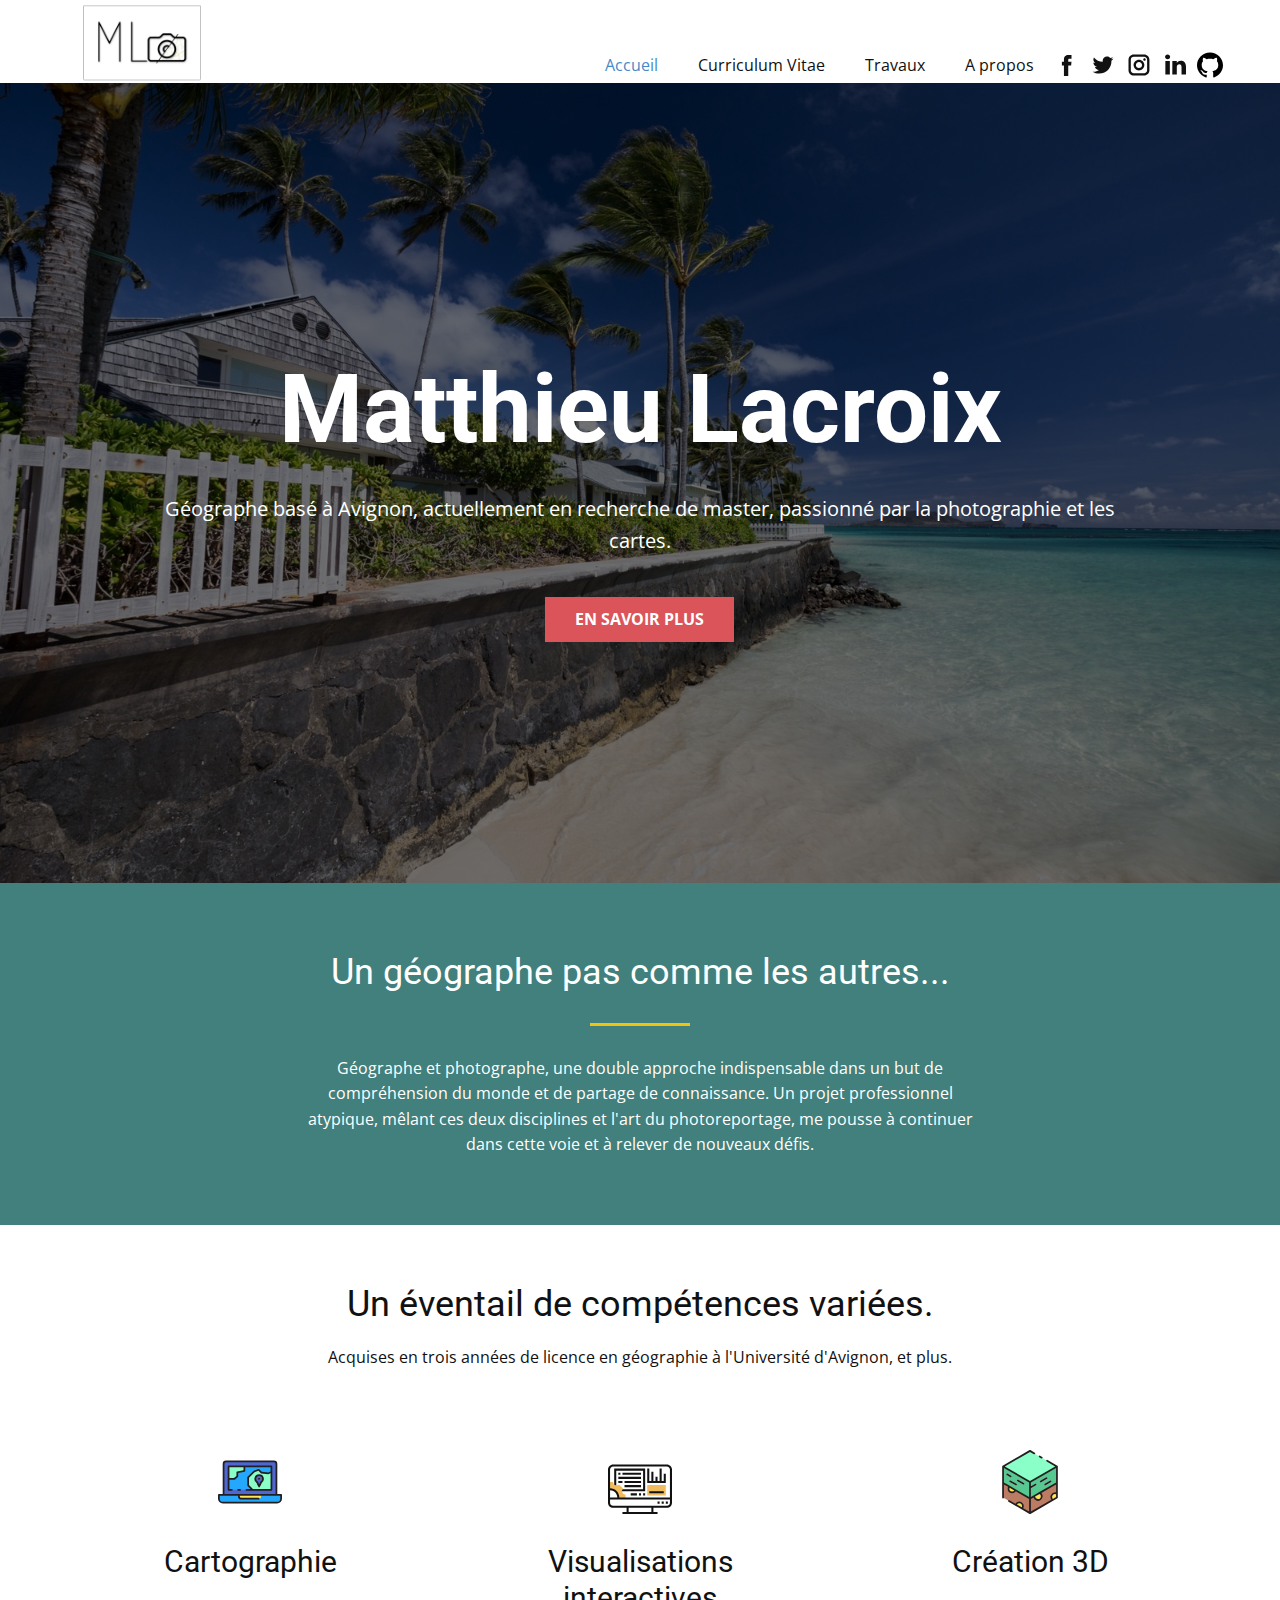
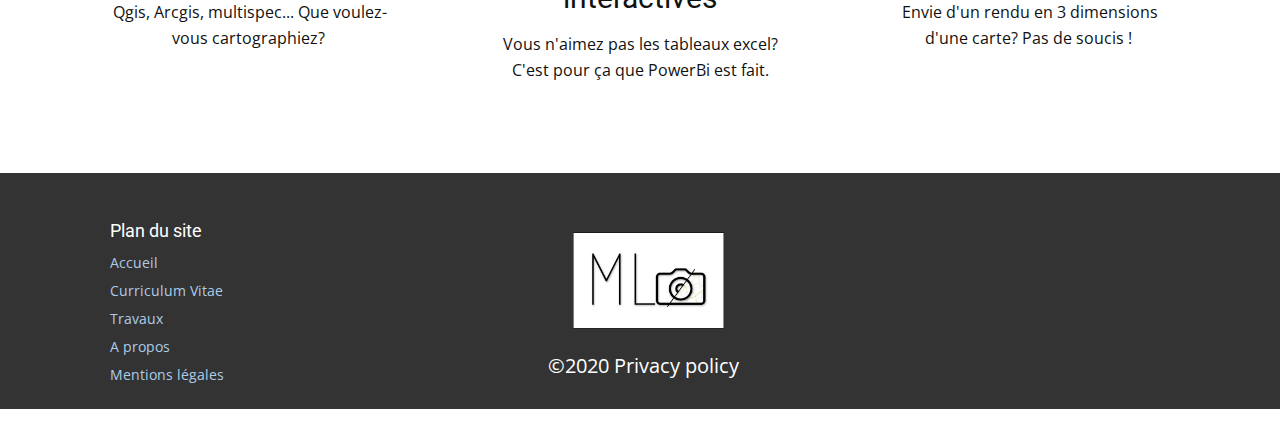
<file: index.html>
<!DOCTYPE html>
<html style="font-size: 16px;">
  <head>
    <meta name="viewport" content="width=device-width, initial-scale=1.0">
    <meta charset="utf-8">
    <meta name="keywords" content="">
    <meta name="description" content="">
    <meta name="page_type" content="np-template-header-footer-from-plugin">
    <title>Accueil</title>
    <link rel="stylesheet" href="nicepage.css" media="screen">
<link rel="stylesheet" href="Accueil.css" media="screen">
    <script class="u-script" type="text/javascript" src="jquery.js" defer=""></script>
    <script class="u-script" type="text/javascript" src="nicepage.js" defer=""></script>
    <link id="u-google-font" rel="stylesheet" href="https://fonts.googleapis.com/css?family=Roboto:100,100i,300,300i,400,400i,500,500i,700,700i,900,900i|Open+Sans:300,300i,400,400i,600,600i,700,700i,800,800i">
    
    
    
    
    <script type="application/ld+json">{
		"@context": "http://schema.org",
		"@type": "Organization",
		"name": "Projet tutoré",
		"url": "index.html",
		"logo": "images/test.png",
		"sameAs": [
				"https://facebook.com/profile.php?id=100002064428899",
				"https://twitter.com/LaxMatthieu",
				"https://www.instagram.com/matthieulax/",
				"https://linkedin.com/in/matthieu-lacroix-004a01195/"
		]
}</script>
    <meta property="og:title" content="Accueil">
    <meta property="og:type" content="website">
    <meta name="theme-color" content="#478ac9">
    <link rel="canonical" href="index.html">
    <meta property="og:url" content="index.html">
    <meta name="twitter:site" content="@">
    <meta name="twitter:card" content="summary_large_image">
    <meta name="twitter:title" content="Accueil">
    <meta name="twitter:description" content="Projet tutoré">
  </head>
  <body data-home-page="Accueil.html" data-home-page-title="Accueil" class="u-body"><header class="u-align-center-sm u-align-center-xs u-clearfix u-header u-header" id="sec-e6d8"><div class="u-clearfix u-sheet u-sheet-1">
        <a href="Accueil.html" class="u-image u-logo u-image-1" data-image-width="600" data-image-height="600" title="Accueil">
          <img src="images/test.png" class="u-logo-image u-logo-image-1" data-image-width="133.6668">
        </a>
        <span class="u-icon u-icon-circle u-text-black u-icon-1" data-href="https://github.com/mattlax">
          <svg class="u-svg-link" preserveAspectRatio="xMidYMin slice" viewBox="0 0 24 24" style=""><use xmlns:xlink="http://www.w3.org/1999/xlink" xlink:href="#svg-cf69"></use></svg>
          <svg xmlns="http://www.w3.org/2000/svg" enable-background="new 0 0 24 24" viewBox="0 0 24 24" id="svg-cf69" class="u-svg-content"><path d="m12 .5c-6.63 0-12 5.28-12 11.792 0 5.211 3.438 9.63 8.205 11.188.6.111.82-.254.82-.567 0-.28-.01-1.022-.015-2.005-3.338.711-4.042-1.582-4.042-1.582-.546-1.361-1.335-1.725-1.335-1.725-1.087-.731.084-.716.084-.716 1.205.082 1.838 1.215 1.838 1.215 1.07 1.803 2.809 1.282 3.495.981.108-.763.417-1.282.76-1.577-2.665-.295-5.466-1.309-5.466-5.827 0-1.287.465-2.339 1.235-3.164-.135-.298-.54-1.497.105-3.121 0 0 1.005-.316 3.3 1.209.96-.262 1.98-.392 3-.398 1.02.006 2.04.136 3 .398 2.28-1.525 3.285-1.209 3.285-1.209.645 1.624.24 2.823.12 3.121.765.825 1.23 1.877 1.23 3.164 0 4.53-2.805 5.527-5.475 5.817.42.354.81 1.077.81 2.182 0 1.578-.015 2.846-.015 3.229 0 .309.21.678.825.56 4.801-1.548 8.236-5.97 8.236-11.173 0-6.512-5.373-11.792-12-11.792z" fill="currentColor"></path></svg>
        </span>
        <div class="u-social-icons u-spacing-10 u-social-icons-1">
          <a class="u-social-url" target="_blank" href="https://facebook.com/profile.php?id=100002064428899">
            <span class="u-icon u-icon-circle u-social-facebook u-social-type-logo u-icon-2">
              <svg class="u-svg-link" preserveAspectRatio="xMidYMin slice" viewBox="0 0 112 112" style=""><use xmlns:xlink="http://www.w3.org/1999/xlink" xlink:href="#svg-4e17"></use></svg>
              <svg x="0px" y="0px" viewBox="0 0 112 112" id="svg-4e17" class="u-svg-content"><path d="M75.5,28.8H65.4c-1.5,0-4,0.9-4,4.3v9.4h13.9l-1.5,15.8H61.4v45.1H42.8V58.3h-8.8V42.4h8.8V32.2 c0-7.4,3.4-18.8,18.8-18.8h13.8v15.4H75.5z"></path></svg>
            </span>
          </a>
          <a class="u-social-url" target="_blank" href="https://twitter.com/LaxMatthieu">
            <span class="u-icon u-icon-circle u-social-twitter u-social-type-logo u-icon-3">
              <svg class="u-svg-link" preserveAspectRatio="xMidYMin slice" viewBox="0 0 112 112" style=""><use xmlns:xlink="http://www.w3.org/1999/xlink" xlink:href="#svg-5e42"></use></svg>
              <svg x="0px" y="0px" viewBox="0 0 112 112" id="svg-5e42" class="u-svg-content"><path d="M92.2,38.2c0,0.8,0,1.6,0,2.3c0,24.3-18.6,52.4-52.6,52.4c-10.6,0.1-20.2-2.9-28.5-8.2 c1.4,0.2,2.9,0.2,4.4,0.2c8.7,0,16.7-2.9,23-7.9c-8.1-0.2-14.9-5.5-17.3-12.8c1.1,0.2,2.4,0.2,3.4,0.2c1.6,0,3.3-0.2,4.8-0.7 c-8.4-1.6-14.9-9.2-14.9-18c0-0.2,0-0.2,0-0.2c2.5,1.4,5.4,2.2,8.4,2.3c-5-3.3-8.3-8.9-8.3-15.4c0-3.4,1-6.5,2.5-9.2 c9.1,11.1,22.7,18.5,38,19.2c-0.2-1.4-0.4-2.8-0.4-4.3c0.1-10,8.3-18.2,18.5-18.2c5.4,0,10.1,2.2,13.5,5.7c4.3-0.8,8.1-2.3,11.7-4.5 c-1.4,4.3-4.3,7.9-8.1,10.1c3.7-0.4,7.3-1.4,10.6-2.9C98.9,32.3,95.7,35.5,92.2,38.2z"></path></svg>
            </span>
          </a>
          <a class="u-social-url" target="_blank" href="https://www.instagram.com/matthieulax/">
            <span class="u-icon u-icon-circle u-social-instagram u-social-type-logo u-icon-4">
              <svg class="u-svg-link" preserveAspectRatio="xMidYMin slice" viewBox="0 0 112 112" style=""><use xmlns:xlink="http://www.w3.org/1999/xlink" xlink:href="#svg-c5d1"></use></svg>
              <svg x="0px" y="0px" viewBox="0 0 112 112" id="svg-c5d1" class="u-svg-content"><path d="M55.9,32.9c-12.8,0-23.2,10.4-23.2,23.2s10.4,23.2,23.2,23.2s23.2-10.4,23.2-23.2S68.7,32.9,55.9,32.9z M55.9,69.4c-7.4,0-13.3-6-13.3-13.3c-0.1-7.4,6-13.3,13.3-13.3s13.3,6,13.3,13.3C69.3,63.5,63.3,69.4,55.9,69.4z"></path><path d="M79.7,26.8c-3,0-5.4,2.5-5.4,5.4s2.5,5.4,5.4,5.4c3,0,5.4-2.5,5.4-5.4S82.7,26.8,79.7,26.8z"></path><path d="M78.2,11H33.5C21,11,10.8,21.3,10.8,33.7v44.7c0,12.6,10.2,22.8,22.7,22.8h44.7c12.6,0,22.7-10.2,22.7-22.7 V33.7C100.8,21.1,90.6,11,78.2,11z M91,78.4c0,7.1-5.8,12.8-12.8,12.8H33.5c-7.1,0-12.8-5.8-12.8-12.8V33.7 c0-7.1,5.8-12.8,12.8-12.8h44.7c7.1,0,12.8,5.8,12.8,12.8V78.4z"></path></svg>
            </span>
          </a>
          <a class="u-social-url" target="_blank" href="https://linkedin.com/in/matthieu-lacroix-004a01195/">
            <span class="u-icon u-icon-circle u-social-linkedin u-social-type-logo u-icon-5">
              <svg class="u-svg-link" preserveAspectRatio="xMidYMin slice" viewBox="0 0 112 112" style=""><use xmlns:xlink="http://www.w3.org/1999/xlink" xlink:href="#svg-aed3"></use></svg>
              <svg x="0px" y="0px" viewBox="0 0 112 112" id="svg-aed3" class="u-svg-content"><path d="M33.8,96.8H14.5v-58h19.3V96.8z M24.1,30.9L24.1,30.9c-6.6,0-10.8-4.5-10.8-10.1c0-5.8,4.3-10.1,10.9-10.1 S34.9,15,35.1,20.8C35.1,26.4,30.8,30.9,24.1,30.9z M103.3,96.8H84.1v-31c0-7.8-2.7-13.1-9.8-13.1c-5.3,0-8.5,3.6-9.9,7.1 c-0.6,1.3-0.6,3-0.6,4.8V97H44.5c0,0,0.3-52.6,0-58h19.3v8.2c2.6-3.9,7.2-9.6,17.4-9.6c12.7,0,22.2,8.4,22.2,26.1V96.8z"></path></svg>
            </span>
          </a>
        </div>
        <nav class="u-align-left u-menu u-menu-dropdown u-offcanvas u-menu-1">
          <div class="menu-collapse" style="font-size: 1rem;">
            <a class="u-button-style u-nav-link" href="#">
              <svg class="u-svg-link" preserveAspectRatio="xMidYMin slice" viewBox="0 0 302 302" style="undefined"><use xmlns:xlink="http://www.w3.org/1999/xlink" xlink:href="#svg-8a8f"></use></svg>
              <svg xmlns="http://www.w3.org/2000/svg" xmlns:xlink="http://www.w3.org/1999/xlink" version="1.1" id="svg-8a8f" x="0px" y="0px" viewBox="0 0 302 302" style="enable-background:new 0 0 302 302;" xml:space="preserve" class="u-svg-content"><g><rect y="36" width="302" height="30"></rect><rect y="236" width="302" height="30"></rect><rect y="136" width="302" height="30"></rect>
</g><g></g><g></g><g></g><g></g><g></g><g></g><g></g><g></g><g></g><g></g><g></g><g></g><g></g><g></g><g></g></svg>
            </a>
          </div>
          <div class="u-custom-menu u-nav-container">
            <ul class="u-nav u-unstyled u-nav-1"><li class="u-nav-item"><a class="u-button-style u-nav-link u-text-active-palette-1-base u-text-hover-palette-2-base" href="Accueil.html" style="padding: 10px 20px;">Accueil</a>
</li><li class="u-nav-item"><a class="u-button-style u-nav-link u-text-active-palette-1-base u-text-hover-palette-2-base" href="Curriculum-Vitae.html" style="padding: 10px 20px;">Curriculum Vitae</a>
</li><li class="u-nav-item"><a class="u-button-style u-nav-link u-text-active-palette-1-base u-text-hover-palette-2-base" href="Travaux.html" style="padding: 10px 20px;">Travaux</a>
</li><li class="u-nav-item"><a class="u-button-style u-nav-link u-text-active-palette-1-base u-text-hover-palette-2-base" href="A-propos.html" style="padding: 10px 20px;">A propos</a><div class="u-nav-popup"><ul class="u-h-spacing-20 u-nav u-unstyled u-v-spacing-10 u-nav-2"><li class="u-nav-item"><a class="u-button-style u-nav-link u-white" href="Mentions-legales.html">Mentions légales</a>
</li></ul>
</div>
</li></ul>
          </div>
          <div class="u-custom-menu u-nav-container-collapse">
            <div class="u-align-center u-black u-container-style u-inner-container-layout u-opacity u-opacity-95 u-sidenav">
              <div class="u-menu-close"></div>
              <ul class="u-align-center u-nav u-popupmenu-items u-unstyled u-nav-3"><li class="u-nav-item"><a class="u-button-style u-nav-link" href="Accueil.html" style="padding: 10px 20px;">Accueil</a>
</li><li class="u-nav-item"><a class="u-button-style u-nav-link" href="Curriculum-Vitae.html" style="padding: 10px 20px;">Curriculum Vitae</a>
</li><li class="u-nav-item"><a class="u-button-style u-nav-link" href="Travaux.html" style="padding: 10px 20px;">Travaux</a>
</li><li class="u-nav-item"><a class="u-button-style u-nav-link" href="A-propos.html" style="padding: 10px 20px;">A propos</a><div class="u-nav-popup"><ul class="u-h-spacing-20 u-nav u-unstyled u-v-spacing-10 u-nav-4"><li class="u-nav-item"><a class="u-button-style u-nav-link" href="Mentions-legales.html">Mentions légales</a>
</li></ul>
</div>
</li></ul>
            </div>
            <div class="u-black u-menu-overlay u-opacity u-opacity-70"></div>
          </div>
        </nav>
      </div></header>
    <section class="u-align-center u-clearfix u-image u-shading u-section-1" src="" id="sec-3676" data-image-width="1600" data-image-height="1067">
      <div class="u-clearfix u-sheet u-sheet-1">
        <h1 class="u-text u-text-default u-title u-text-1">Matthieu Lacroix</h1>
        <p class="u-large-text u-text u-text-default u-text-variant u-text-2">Géographe basé à Avignon, actuellement en recherche de master, passionné par la photographie et les cartes.</p>
        <a href="A-propos.html" class="u-btn u-button-style u-palette-2-base u-btn-1">En savoir plus</a>
      </div>
    </section>
    <section class="u-align-center u-clearfix u-palette-4-dark-2 u-section-2" id="sec-fe06">
      <div class="u-clearfix u-sheet u-sheet-1">
        <h2 class="u-text u-text-1">Un géographe pas comme les autres...</h2>
        <div class="u-border-3 u-border-palette-3-base u-line u-line-horizontal u-line-1"></div>
        <p class="u-text u-text-2">Géographe et photographe, une double approche indispensable dans un but de compréhension du monde et de partage de connaissance. Un projet professionnel atypique, mêlant ces deux disciplines et l'art du photoreportage, me pousse à continuer dans cette voie et à relever de nouveaux
défis.
          <br>
        </p>
      </div>
    </section>
    <section class="u-clearfix u-section-3" id="sec-8360">
      <div class="u-clearfix u-sheet u-sheet-1">
        <h2 class="u-align-center u-text u-text-1">Un éventail de compétences variées.</h2>
        <p class="u-align-center u-text u-text-2">Acquises en trois années de licence en géographie à l'Université d'Avignon, et plus.</p>
        <div class="u-clearfix u-expanded-width u-gutter-30 u-layout-wrap u-layout-wrap-1">
          <div class="u-layout">
            <div class="u-layout-row">
              <div class="u-align-center u-container-style u-layout-cell u-left-cell u-size-20 u-layout-cell-1">
                <div class="u-container-layout u-valign-top u-container-layout-1">
                  <span class="u-icon u-icon-circle u-icon-1">
                    <svg class="u-svg-link" preserveAspectRatio="xMidYMin slice" viewBox="0 0 128 128" style=""><use xmlns:xlink="http://www.w3.org/1999/xlink" xlink:href="#svg-d51a"></use></svg>
                    <svg xmlns="http://www.w3.org/2000/svg" viewBox="0 0 128 128" id="svg-d51a" class="u-svg-content"><g id="Layer_2"><path d="m118.25 105.25h-108.5a8 8 0 0 1 -8-8v-7.75h124.5v7.75a8 8 0 0 1 -8 8z" fill="#23a8fe"></path><path d="m16.128 22.75h95.75a5 5 0 0 1 5 5v61.75a0 0 0 0 1 0 0h-105.75a0 0 0 0 1 0 0v-61.75a5 5 0 0 1 5-5z" fill="#4f67d2"></path><path d="m21.128 32.75h85.75v46.75h-85.75z" fill="#23a8fe"></path><path d="m41.753 89.5h44.5a0 0 0 0 1 0 0v2.875a5 5 0 0 1 -5 5h-34.5a5 5 0 0 1 -5-5v-2.875a0 0 0 0 1 0 0z" fill="#fee55a"></path><path d="m106.878 44.124-6.109 2.461-13.982-1.541-5.521-5.521-9.109 3.589-11.87 11.87v15.662l8.856 8.856h37.735z" fill="#8affc7"></path><path d="m21.128 57.941h11.419l6.09-5.26v-7.889l14.117-2.907v-9.135h-31.626z" fill="#8affc7"></path><path d="m89.914 57.941a7.625 7.625 0 1 0 -11.314 6.671 36.272 36.272 0 0 0 3.69 8.141 36.272 36.272 0 0 0 3.69-8.141 7.621 7.621 0 0 0 3.934-6.671z" fill="#4f67d2"></path><path d="m83.258 59.69h-1.938a1.75 1.75 0 0 1 0-3.5h1.938a1.75 1.75 0 0 1 0 3.5z" fill="#fee55a"></path><g fill="#231f20"><path d="m126.25 87.75h-7.622v-60a6.758 6.758 0 0 0 -6.75-6.75h-95.75a6.758 6.758 0 0 0 -6.75 6.75v60h-7.628a1.75 1.75 0 0 0 -1.75 1.75v7.75a9.761 9.761 0 0 0 9.75 9.75h108.5a9.761 9.761 0 0 0 9.75-9.75v-7.75a1.749 1.749 0 0 0 -1.75-1.75zm-113.372-60a3.254 3.254 0 0 1 3.25-3.25h95.75a3.254 3.254 0 0 1 3.25 3.25v60h-102.25zm111.622 69.5a6.257 6.257 0 0 1 -6.25 6.25h-108.5a6.257 6.257 0 0 1 -6.25-6.25v-6h36.5v1.125a6.758 6.758 0 0 0 6.75 6.75h34.5a1.75 1.75 0 0 0 0-3.5h-34.5a3.254 3.254 0 0 1 -3.25-3.25v-1.125h81z"></path><path d="m45.875 79.5a1.75 1.75 0 0 0 -1.75-1.75h-3.75a1.75 1.75 0 0 0 0 3.5h3.75a1.75 1.75 0 0 0 1.75-1.75z"></path><path d="m40.387 52.681v-6.462l12.72-2.62a1.749 1.749 0 0 0 1.4-1.714v-7.385h50.624v8.442l-4.609 1.858-12.932-1.428-5.09-5.086a1.747 1.747 0 0 0 -1.879-.39l-9.109 3.588a1.743 1.743 0 0 0 -.6.391l-11.862 11.869a1.752 1.752 0 0 0 -.513 1.237v15.664a1.752 1.752 0 0 0 .513 1.237l5.868 5.868h-8.043a1.75 1.75 0 0 0 0 3.5h50a1.749 1.749 0 0 0 1.75-1.75v-46.75a1.749 1.749 0 0 0 -1.75-1.75h-85.747a1.75 1.75 0 0 0 -1.75 1.75v46.75a1.75 1.75 0 0 0 1.75 1.75h6.5a1.75 1.75 0 0 0 0-3.5h-4.75v-18.06h9.668a1.751 1.751 0 0 0 1.144-.425l6.091-5.26a1.749 1.749 0 0 0 .606-1.324zm64.741 25.069h-35.261l-7.83-7.83v-14.214l11.1-11.1 7.7-3.035 4.71 4.709a1.742 1.742 0 0 0 1.046.5l13.981 1.541a1.787 1.787 0 0 0 .846-.116l3.7-1.492zm-68.241-32.958v7.088l-4.987 4.31h-9.022v-21.69h28.122v5.958l-12.72 2.62a1.749 1.749 0 0 0 -1.393 1.714z"></path><path d="m82.289 48.565a9.374 9.374 0 0 0 -5.18 17.187 38.975 38.975 0 0 0 3.7 7.928 1.749 1.749 0 0 0 2.968 0 38.975 38.975 0 0 0 3.7-7.928 9.374 9.374 0 0 0 -5.18-17.187zm2.841 14.516a1.752 1.752 0 0 0 -.84 1.069 28.09 28.09 0 0 1 -2 4.986 28.09 28.09 0 0 1 -2-4.986 1.752 1.752 0 0 0 -.84-1.069 5.875 5.875 0 1 1 5.682 0z"></path><path d="m83.258 56.19h-1.938a1.75 1.75 0 0 0 0 3.5h1.938a1.75 1.75 0 0 0 0-3.5z"></path>
</g>
</g></svg>
                  </span>
                  <h3 class="u-text u-text-3">Cartographie</h3>
                  <p class="u-text u-text-4">Qgis, Arcgis, multispec... Que voulez-vous cartographiez?&nbsp;</p>
                </div>
              </div>
              <div class="u-container-style u-layout-cell u-size-20 u-layout-cell-2">
                <div class="u-container-layout u-valign-bottom u-container-layout-2">
                  <span class="u-icon u-icon-circle u-icon-2">
                    <svg class="u-svg-link" preserveAspectRatio="xMidYMin slice" viewBox="0 -56 496 496" style=""><use xmlns:xlink="http://www.w3.org/1999/xlink" xlink:href="#svg-c2bb"></use></svg>
                    <svg xmlns="http://www.w3.org/2000/svg" viewBox="0 -56 496 496" id="svg-c2bb" class="u-svg-content"><path d="m288 208h-187.472656v-16h171.472656v-144h-208v120.839844h-16v-136.839844h240zm0 0"></path><path d="m115.96875 227.601562c-2.183594-7.722656-5.273438-15.160156-9.207031-22.195312l9.496093-18.855469-30.800781-30.796875-18.855469 9.492188c-7.042968-3.933594-14.480468-7.023438-22.195312-9.207032l-6.621094-20.039062h-29.785156v56.199219c1.328125-.070313 2.648438-.199219 4-.199219 37.550781 0 68 30.449219 68 68 0 1.351562-.128906 2.671875-.199219 4h56.199219v-29.785156zm0 0" fill="#f0bc5e"></path><path d="m456 0h-416c-22.054688 0-40 17.945312-40 40v256c0 22.054688 17.945312 40 40 40h104v32h-32v16h272v-16h-32v-32h104c22.054688 0 40-17.945312 40-40v-256c0-22.054688-17.945312-40-40-40zm-416 16h416c13.230469 0 24 10.769531 24 24v216h-392c0-39.671875-32.640625-71.894531-72-71.945312v-144.054688c0-13.230469 10.769531-24 24-24zm-24 184c30.878906 0 56 25.128906 56 56h-56zm320 168h-176v-32h176zm120-48h-416c-13.230469 0-24-10.769531-24-24v-24h464v24c0 13.230469-10.769531 24-24 24zm0 0"></path><path d="m384 288h16v16h-16zm0 0"></path><path d="m416 288h16v16h-16zm0 0"></path><path d="m448 288h16v16h-16zm0 0"></path><path d="m272 224h16v16h-16zm0 0"></path><path d="m240 224h16v16h-16zm0 0"></path><path d="m176 224h48v16h-48zm0 0"></path><path d="m432 72v56h-16v-96h-16v96h-16v-32h-16v32h-16v-72h-16v72h-16v-96h-16v112h144v-72zm0 0"></path><path d="m448 240h-144v-80h144zm0 0" fill="#f0bc5e"></path><path d="m80 64h16v16h-16zm0 0"></path><path d="m112 64h144v16h-144zm0 0"></path><path d="m80 96h176v16h-176zm0 0"></path><path d="m80 128h32v16h-32zm0 0"></path><path d="m128 128h128v16h-128zm0 0"></path><path d="m128 160h128v16h-128zm0 0"></path><path d="m320 208h112v16h-112zm0 0"></path></svg>
                  </span>
                  <h3 class="u-align-center u-text u-text-5">Visualisations interactives</h3>
                  <p class="u-align-center u-text u-text-6">Vous n'aimez pas les tableaux excel? C'est pour ça que PowerBi est fait.</p>
                </div>
              </div>
              <div class="u-container-style u-layout-cell u-right-cell u-size-20 u-layout-cell-3">
                <div class="u-container-layout u-valign-top u-container-layout-3">
                  <span class="u-icon u-icon-circle u-icon-3">
                    <svg class="u-svg-link" preserveAspectRatio="xMidYMin slice" viewBox="0 0 128 128" style=""><use xmlns:xlink="http://www.w3.org/1999/xlink" xlink:href="#svg-42df"></use></svg>
                    <svg xmlns="http://www.w3.org/2000/svg" viewBox="0 0 128 128" id="svg-42df" class="u-svg-content"><g id="Layer_2"><path d="m117.91 32.875-53.91-31.125-53.91 31.125 53.91 31.125z" fill="#8affc7"></path><path d="m10.09 65.901v29.224l53.91 31.125v-29.224z" fill="#bc7c63"></path><path d="m64 126.25 53.91-31.125v-29.224l-53.91 31.125z" fill="#bc7c63"></path><path d="m64 64-53.91-31.125v33.026l53.91 31.125z" fill="#55c98f"></path><path d="m36.168 70.935a1.747 1.747 0 0 1 -.874-.235l-11.978-6.916a1.75 1.75 0 1 1 1.75-3.031l11.978 6.916a1.75 1.75 0 0 1 -.876 3.266z" fill="#dfebfa"></path><path d="m25.492 54.637a1.736 1.736 0 0 1 -.874-.235l-7.218-4.17a1.75 1.75 0 1 1 1.75-3.031l7.223 4.17a1.75 1.75 0 0 1 -.876 3.266z" fill="#dfebfa"></path><path d="m51.043 69.39a1.743 1.743 0 0 1 -.873-.235l-11.346-6.555a1.75 1.75 0 1 1 1.75-3.031l11.346 6.555a1.75 1.75 0 0 1 -.877 3.266z" fill="#dfebfa"></path><path d="m64 64v33.026l53.91-31.125v-33.026z" fill="#55c98f"></path><path d="m94.348 70.7a1.75 1.75 0 0 1 -.877-3.265l11.007-6.355a1.75 1.75 0 0 1 1.75 3.031l-11.007 6.354a1.742 1.742 0 0 1 -.873.235z" fill="#dfebfa"></path><path d="m74.254 67.434-10.254 5.92v3.771a1.743 1.743 0 0 0 .874-.234l11.126-6.426a1.75 1.75 0 1 0 -1.75-3.031z" fill="#dfebfa"></path><path d="m85.417 64.761a1.75 1.75 0 0 1 -.877-3.261l11.883-6.86a1.75 1.75 0 0 1 1.75 3.031l-11.883 6.855a1.73 1.73 0 0 1 -.873.235z" fill="#dfebfa"></path><path d="m22.545 73.092a7.288 7.288 0 1 0 12.533 7.236z" fill="#fee55a"></path><path d="m42.509 104.834a7.291 7.291 0 0 0 -6.923 5.011l12.354 7.133a7.283 7.283 0 0 0 -5.431-12.144z" fill="#fee55a"></path><path d="m72.276 92.34a7.591 7.591 0 1 0 11.3-6.617l-11.3 6.522c.005.032 0 .063 0 .095z" fill="#fee55a"></path><path d="m117.91 87.444a7.586 7.586 0 0 0 -8.436 12.556l8.436-4.87z" fill="#fee55a"></path><g fill="#231f20"><path d="m82.479 14.439 4.246 2.452a1.75 1.75 0 0 0 1.75-3.032l-4.246-2.451a1.75 1.75 0 1 0 -1.75 3.031z"></path><path d="m37.044 67.669-11.978-6.916a1.75 1.75 0 1 0 -1.75 3.031l11.978 6.916a1.75 1.75 0 1 0 1.75-3.031z"></path><path d="m25.492 54.637a1.75 1.75 0 0 0 .876-3.266l-7.223-4.171a1.75 1.75 0 1 0 -1.75 3.031l7.223 4.17a1.736 1.736 0 0 0 .874.236z"></path><path d="m51.92 66.124-11.346-6.551a1.75 1.75 0 1 0 -1.75 3.031l11.346 6.551a1.75 1.75 0 1 0 1.75-3.031z"></path><path d="m118.785 31.359-19.71-11.38a1.75 1.75 0 0 0 -1.75 3.032l17.085 9.864-50.41 29.104-50.41-29.1 50.41-29.108 7.878 4.548a1.75 1.75 0 1 0 1.75-3.031l-8.753-5.054a1.753 1.753 0 0 0 -1.75 0l-53.91 31.125a1.75 1.75 0 0 0 -.875 1.516v62.25a1.75 1.75 0 0 0 3.5 0v-26.192l8.308 4.8a8.93 8.93 0 0 0 -.815 3.729 9.022 9.022 0 0 0 16.372 5.253l26.545 15.322v25.182l-11.8-6.81a9.034 9.034 0 0 0 -15.64-9.03l-12.059-6.962a1.75 1.75 0 0 0 -1.75 3.031l42.119 24.318a1.753 1.753 0 0 0 1.75 0l53.91-31.125a1.752 1.752 0 0 0 .875-1.516v-62.25a1.752 1.752 0 0 0 -.87-1.516zm-76.276 75.225a5.533 5.533 0 0 1 4.921 8.078l-9.582-5.532a5.526 5.526 0 0 1 4.661-2.546zm43.2-14.244a5.84 5.84 0 0 1 -11.614.88l9.419-5.438a5.848 5.848 0 0 1 2.193 4.558zm-49.756-13.527-12.533-7.237-11.58-6.685v-28.985l50.41 29.1v28.994l-26.3-15.182zm46.747 5.394-9.138 5.276-7.812 4.517v-17.615l10.25-5.92a1.75 1.75 0 1 0 -1.75-3.031l-8.5 4.91v-7.333l50.41-29.1v28.98zm-54.325-1.207a5.548 5.548 0 0 1 -5.542-5.542 5.47 5.47 0 0 1 .367-1.968l9.474 5.47a5.535 5.535 0 0 1 -4.299 2.04zm37.375 15.037 5.18-2.99a9.335 9.335 0 1 0 15.732-9.084l29.5-17.03v16.018a9.246 9.246 0 0 0 -1.955-.226 9.323 9.323 0 0 0 -7.519 14.859l-40.938 23.635zm43.988-.215a5.836 5.836 0 0 1 6.422-9.258v5.55z"></path><path d="m104.478 61.079-11.007 6.355a1.75 1.75 0 0 0 1.75 3.031l11.007-6.355a1.75 1.75 0 0 0 -1.75-3.031z"></path><path d="m98.813 55.275a1.748 1.748 0 0 0 -2.39-.64l-11.883 6.865a1.75 1.75 0 0 0 .877 3.266 1.73 1.73 0 0 0 .873-.235l11.883-6.86a1.75 1.75 0 0 0 .64-2.396z"></path>
</g>
</g></svg>
                  </span>
                  <h3 class="u-align-center u-text u-text-7">Création 3D</h3>
                  <p class="u-align-center u-text u-text-8">Envie d'un rendu en 3 dimensions d'une carte? Pas de soucis !&nbsp;</p>
                </div>
              </div>
            </div>
          </div>
        </div>
      </div>
    </section>
    
    
    <footer class="u-align-center-sm u-align-center-xs u-clearfix u-footer u-grey-80" id="sec-0f9b"><div class="u-clearfix u-sheet u-valign-middle-sm u-valign-middle-xs u-sheet-1">
        <div class="u-clearfix u-expanded-width u-gutter-30 u-layout-wrap u-layout-wrap-1">
          <div class="u-gutter-0 u-layout">
            <div class="u-layout-row">
              <div class="u-align-center-sm u-align-center-xs u-align-left-lg u-align-left-md u-align-left-xl u-container-style u-layout-cell u-left-cell u-size-15 u-size-30-md u-layout-cell-1">
                <div class="u-container-layout u-valign-top u-container-layout-1"><!--position-->
                  <div data-position="" class="u-position u-position-1"><!--block-->
                    <div class="u-block">
                      <div class="u-block-container u-clearfix"><!--block_header-->
                        <h5 class="u-block-header u-text u-text-1"><!--block_header_content-->
                Plan du site<!--/block_header_content--></h5><!--/block_header--><!--block_content-->
                        <div class="u-block-content u-text u-text-2"><!--block_content_content-->
                          <a href="Accueil.html">
                Accueil</a>
                          <br>
                          <a href="Travaux.html">Curriculum Vitae
                            <br>Travaux
                          </a>
                          <br>
                          <a href="A-propos.html">A propos</a>
                          <br>
                          <a href="Mentions-legales.html">Mentions légales</a><!--/block_content_content-->
                        </div><!--/block_content-->
                      </div>
                    </div><!--/block-->
                  </div><!--/position-->
                </div>
              </div>
              <div class="u-align-center-sm u-align-center-xs u-align-left-lg u-align-left-md u-align-left-xl u-container-style u-layout-cell u-size-15 u-size-30-md u-layout-cell-2">
                <div class="u-container-layout u-container-layout-2">
                  <a href="Accueil.html" class="u-image u-image-default u-logo u-image-1" data-image-width="600" data-image-height="600" title="accueil">
                    <img src="images/test.png" class="u-logo-image u-logo-image-1" data-image-width="172.8573">
                  </a><!--position-->
                  <div data-position="" class="u-position u-position-2"><!--block-->
                    <div class="u-block">
                      <div class="u-block-container u-clearfix"><!--block_header-->
                        <h5 class="u-block-header u-text u-text-3"><!--block_header_content--><!--/block_header_content--></h5><!--/block_header--><!--block_content-->
                        <div class="u-block-content u-text u-text-4"><!--block_content_content--><!--/block_content_content--></div><!--/block_content-->
                      </div>
                    </div><!--/block-->
                  </div><!--/position-->
                </div>
              </div>
              <div class="u-align-center-sm u-align-center-xs u-align-left-lg u-align-left-md u-align-left-xl u-container-style u-layout-cell u-size-15 u-size-30-md u-layout-cell-3">
                <div class="u-container-layout u-container-layout-3"><!--position-->
                  <div data-position="" class="u-position u-position-3"><!--block-->
                    <div class="u-block">
                      <div class="u-block-container u-clearfix"><!--block_header-->
                        <h5 class="u-block-header u-text u-text-5"><!--block_header_content--><!--/block_header_content--></h5><!--/block_header--><!--block_content-->
                        <div class="u-block-content u-text u-text-6"><!--block_content_content--><!--/block_content_content--></div><!--/block_content-->
                      </div>
                    </div><!--/block-->
                  </div><!--/position-->
                  <p class="u-text u-text-7">©2020 Privacy policy</p>
                </div>
              </div>
              <div class="u-align-center-sm u-align-center-xs u-align-left-lg u-align-left-md u-align-left-xl u-container-style u-layout-cell u-right-cell u-size-15 u-size-30-md u-layout-cell-4">
                <div class="u-container-layout u-valign-top u-container-layout-4"><!--position-->
                  <div data-position="" class="u-position u-position-4"><!--block-->
                    <div class="u-block">
                      <div class="u-block-container u-clearfix"><!--block_header-->
                        <h5 class="u-block-header u-text u-text-8"><!--block_header_content--><!--/block_header_content--></h5><!--/block_header--><!--block_content-->
                        <div class="u-block-content u-text u-text-9"><!--block_content_content--><!--/block_content_content--></div><!--/block_content-->
                      </div>
                    </div><!--/block-->
                  </div><!--/position-->
                </div>
              </div>
            </div>
          </div>
        </div>
      </div></footer>
    <span style="height: 64px; width: 64px; margin-left: 0; margin-right: auto; margin-top: 0; background-image: none; right: 20px; bottom: 20px" class="u-back-to-top u-icon u-icon-circle u-opacity u-opacity-85 u-palette-1-base u-spacing-15" data-href="#">
      <svg class="u-svg-link" preserveAspectRatio="xMidYMin slice" viewBox="0 0 551.13 551.13"><use xmlns:xlink="http://www.w3.org/1999/xlink" xlink:href="#svg-1d98"></use></svg>
      <svg class="u-svg-content" enable-background="new 0 0 551.13 551.13" viewBox="0 0 551.13 551.13" xmlns="http://www.w3.org/2000/svg" id="svg-1d98"><path d="m275.565 189.451 223.897 223.897h51.668l-275.565-275.565-275.565 275.565h51.668z"></path></svg>
    </span>
  </body>
</html>
</file>
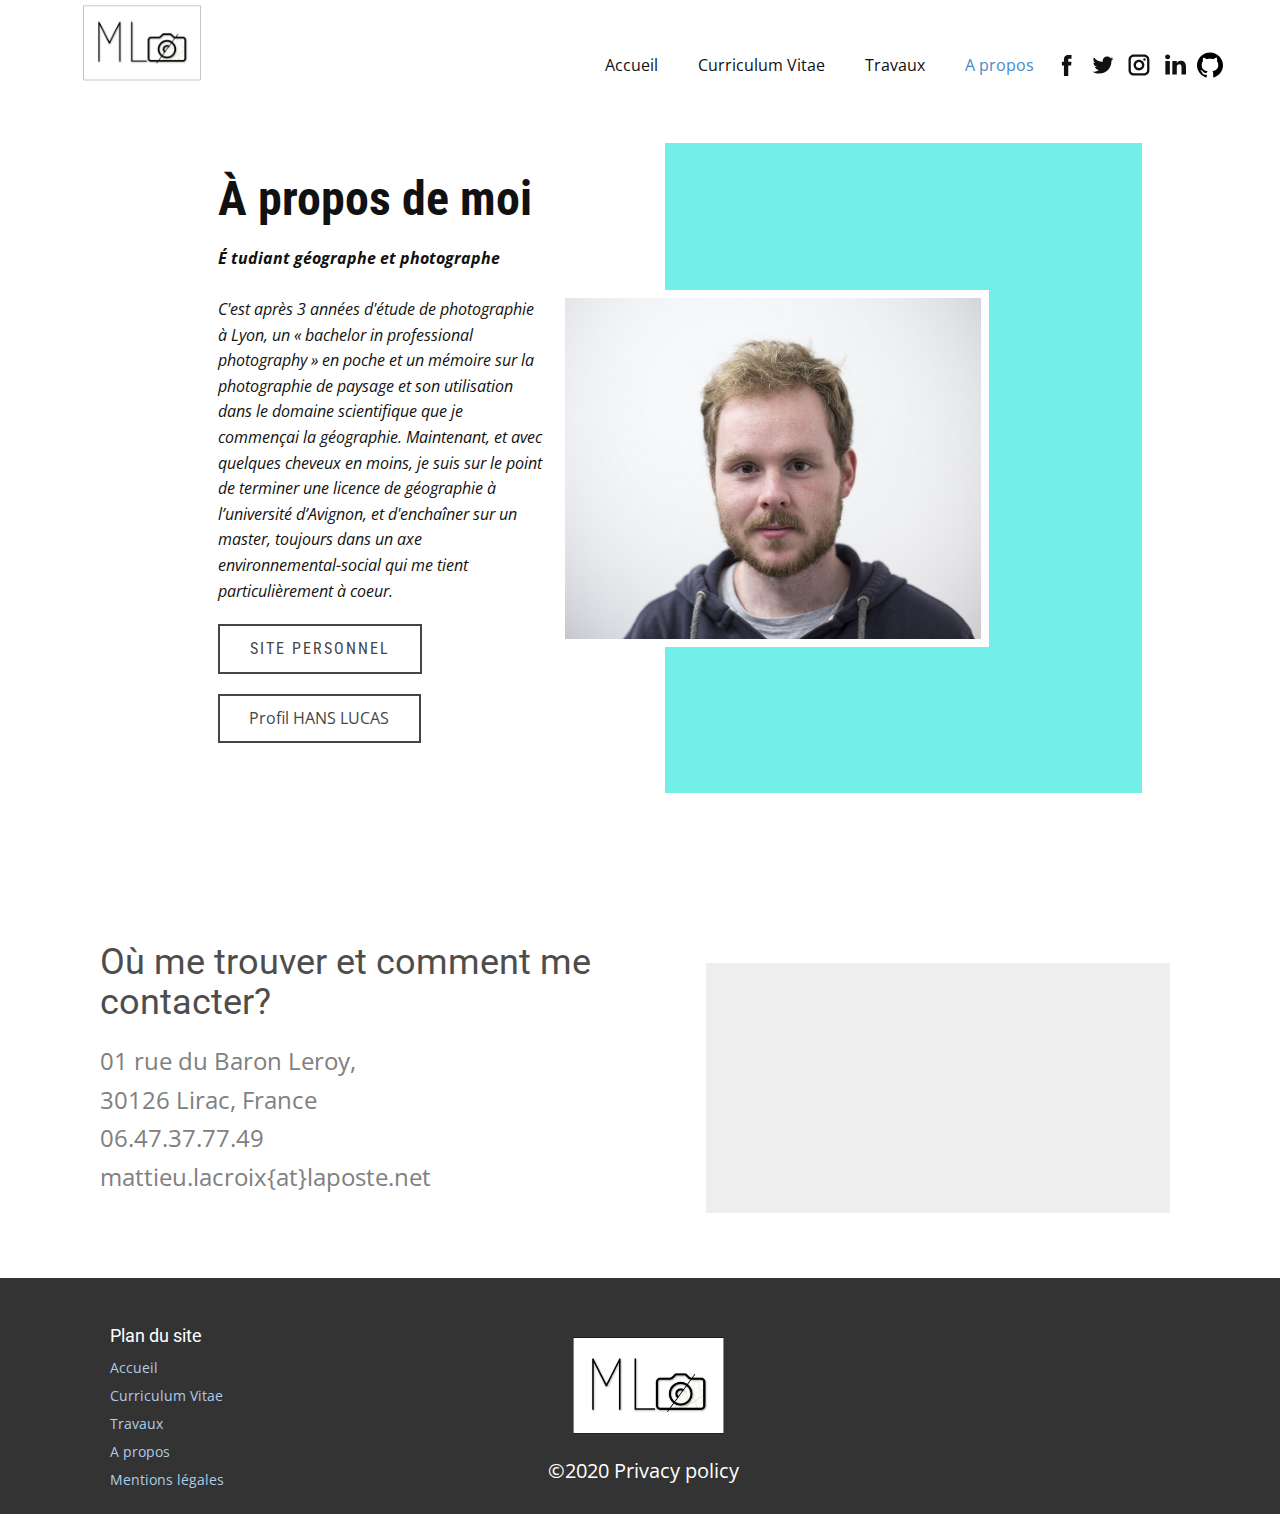
<file: A-propos.html>
<!DOCTYPE html>
<html style="font-size: 16px;">
  <head>
    <meta name="viewport" content="width=device-width, initial-scale=1.0">
    <meta charset="utf-8">
    <meta name="keywords" content="">
    <meta name="description" content="">
    <meta name="page_type" content="np-template-header-footer-from-plugin">
    <title>A propos</title>
    <link rel="stylesheet" href="nicepage.css" media="screen">
<link rel="stylesheet" href="A-propos.css" media="screen">
    <script class="u-script" type="text/javascript" src="jquery.js" defer=""></script>
    <script class="u-script" type="text/javascript" src="nicepage.js" defer=""></script>
    <link id="u-google-font" rel="stylesheet" href="https://fonts.googleapis.com/css?family=Roboto+Condensed:300,300i,400,400i,700,700i|Roboto:100,100i,300,300i,400,400i,500,500i,700,700i,900,900i|Open+Sans:300,300i,400,400i,600,600i,700,700i,800,800i">
    
    
    
    <script type="application/ld+json">{
		"@context": "http://schema.org",
		"@type": "Organization",
		"name": "Projet tutoré",
		"url": "index.html",
		"logo": "images/test.png",
		"sameAs": [
				"https://facebook.com/profile.php?id=100002064428899",
				"https://twitter.com/LaxMatthieu",
				"https://www.instagram.com/matthieulax/",
				"https://linkedin.com/in/matthieu-lacroix-004a01195/"
		]
}</script>
    <meta property="og:title" content="A propos">
    <meta property="og:type" content="website">
    <meta name="theme-color" content="#478ac9">
    <link rel="canonical" href="index.html">
    <meta property="og:url" content="index.html">
    <meta name="twitter:site" content="@">
    <meta name="twitter:card" content="summary_large_image">
    <meta name="twitter:title" content="A propos">
    <meta name="twitter:description" content="Projet tutoré">
  </head>
  <body class="u-body"><header class="u-align-center-sm u-align-center-xs u-clearfix u-header u-header" id="sec-e6d8"><div class="u-clearfix u-sheet u-sheet-1">
        <a href="Accueil.html" class="u-image u-logo u-image-1" data-image-width="600" data-image-height="600" title="Accueil">
          <img src="images/test.png" class="u-logo-image u-logo-image-1" data-image-width="133.6668">
        </a>
        <span class="u-icon u-icon-circle u-text-black u-icon-1" data-href="https://github.com/mattlax">
          <svg class="u-svg-link" preserveAspectRatio="xMidYMin slice" viewBox="0 0 24 24" style=""><use xmlns:xlink="http://www.w3.org/1999/xlink" xlink:href="#svg-cf69"></use></svg>
          <svg xmlns="http://www.w3.org/2000/svg" enable-background="new 0 0 24 24" viewBox="0 0 24 24" id="svg-cf69" class="u-svg-content"><path d="m12 .5c-6.63 0-12 5.28-12 11.792 0 5.211 3.438 9.63 8.205 11.188.6.111.82-.254.82-.567 0-.28-.01-1.022-.015-2.005-3.338.711-4.042-1.582-4.042-1.582-.546-1.361-1.335-1.725-1.335-1.725-1.087-.731.084-.716.084-.716 1.205.082 1.838 1.215 1.838 1.215 1.07 1.803 2.809 1.282 3.495.981.108-.763.417-1.282.76-1.577-2.665-.295-5.466-1.309-5.466-5.827 0-1.287.465-2.339 1.235-3.164-.135-.298-.54-1.497.105-3.121 0 0 1.005-.316 3.3 1.209.96-.262 1.98-.392 3-.398 1.02.006 2.04.136 3 .398 2.28-1.525 3.285-1.209 3.285-1.209.645 1.624.24 2.823.12 3.121.765.825 1.23 1.877 1.23 3.164 0 4.53-2.805 5.527-5.475 5.817.42.354.81 1.077.81 2.182 0 1.578-.015 2.846-.015 3.229 0 .309.21.678.825.56 4.801-1.548 8.236-5.97 8.236-11.173 0-6.512-5.373-11.792-12-11.792z" fill="currentColor"></path></svg>
        </span>
        <div class="u-social-icons u-spacing-10 u-social-icons-1">
          <a class="u-social-url" target="_blank" href="https://facebook.com/profile.php?id=100002064428899">
            <span class="u-icon u-icon-circle u-social-facebook u-social-type-logo u-icon-2">
              <svg class="u-svg-link" preserveAspectRatio="xMidYMin slice" viewBox="0 0 112 112" style=""><use xmlns:xlink="http://www.w3.org/1999/xlink" xlink:href="#svg-4e17"></use></svg>
              <svg x="0px" y="0px" viewBox="0 0 112 112" id="svg-4e17" class="u-svg-content"><path d="M75.5,28.8H65.4c-1.5,0-4,0.9-4,4.3v9.4h13.9l-1.5,15.8H61.4v45.1H42.8V58.3h-8.8V42.4h8.8V32.2 c0-7.4,3.4-18.8,18.8-18.8h13.8v15.4H75.5z"></path></svg>
            </span>
          </a>
          <a class="u-social-url" target="_blank" href="https://twitter.com/LaxMatthieu">
            <span class="u-icon u-icon-circle u-social-twitter u-social-type-logo u-icon-3">
              <svg class="u-svg-link" preserveAspectRatio="xMidYMin slice" viewBox="0 0 112 112" style=""><use xmlns:xlink="http://www.w3.org/1999/xlink" xlink:href="#svg-5e42"></use></svg>
              <svg x="0px" y="0px" viewBox="0 0 112 112" id="svg-5e42" class="u-svg-content"><path d="M92.2,38.2c0,0.8,0,1.6,0,2.3c0,24.3-18.6,52.4-52.6,52.4c-10.6,0.1-20.2-2.9-28.5-8.2 c1.4,0.2,2.9,0.2,4.4,0.2c8.7,0,16.7-2.9,23-7.9c-8.1-0.2-14.9-5.5-17.3-12.8c1.1,0.2,2.4,0.2,3.4,0.2c1.6,0,3.3-0.2,4.8-0.7 c-8.4-1.6-14.9-9.2-14.9-18c0-0.2,0-0.2,0-0.2c2.5,1.4,5.4,2.2,8.4,2.3c-5-3.3-8.3-8.9-8.3-15.4c0-3.4,1-6.5,2.5-9.2 c9.1,11.1,22.7,18.5,38,19.2c-0.2-1.4-0.4-2.8-0.4-4.3c0.1-10,8.3-18.2,18.5-18.2c5.4,0,10.1,2.2,13.5,5.7c4.3-0.8,8.1-2.3,11.7-4.5 c-1.4,4.3-4.3,7.9-8.1,10.1c3.7-0.4,7.3-1.4,10.6-2.9C98.9,32.3,95.7,35.5,92.2,38.2z"></path></svg>
            </span>
          </a>
          <a class="u-social-url" target="_blank" href="https://www.instagram.com/matthieulax/">
            <span class="u-icon u-icon-circle u-social-instagram u-social-type-logo u-icon-4">
              <svg class="u-svg-link" preserveAspectRatio="xMidYMin slice" viewBox="0 0 112 112" style=""><use xmlns:xlink="http://www.w3.org/1999/xlink" xlink:href="#svg-c5d1"></use></svg>
              <svg x="0px" y="0px" viewBox="0 0 112 112" id="svg-c5d1" class="u-svg-content"><path d="M55.9,32.9c-12.8,0-23.2,10.4-23.2,23.2s10.4,23.2,23.2,23.2s23.2-10.4,23.2-23.2S68.7,32.9,55.9,32.9z M55.9,69.4c-7.4,0-13.3-6-13.3-13.3c-0.1-7.4,6-13.3,13.3-13.3s13.3,6,13.3,13.3C69.3,63.5,63.3,69.4,55.9,69.4z"></path><path d="M79.7,26.8c-3,0-5.4,2.5-5.4,5.4s2.5,5.4,5.4,5.4c3,0,5.4-2.5,5.4-5.4S82.7,26.8,79.7,26.8z"></path><path d="M78.2,11H33.5C21,11,10.8,21.3,10.8,33.7v44.7c0,12.6,10.2,22.8,22.7,22.8h44.7c12.6,0,22.7-10.2,22.7-22.7 V33.7C100.8,21.1,90.6,11,78.2,11z M91,78.4c0,7.1-5.8,12.8-12.8,12.8H33.5c-7.1,0-12.8-5.8-12.8-12.8V33.7 c0-7.1,5.8-12.8,12.8-12.8h44.7c7.1,0,12.8,5.8,12.8,12.8V78.4z"></path></svg>
            </span>
          </a>
          <a class="u-social-url" target="_blank" href="https://linkedin.com/in/matthieu-lacroix-004a01195/">
            <span class="u-icon u-icon-circle u-social-linkedin u-social-type-logo u-icon-5">
              <svg class="u-svg-link" preserveAspectRatio="xMidYMin slice" viewBox="0 0 112 112" style=""><use xmlns:xlink="http://www.w3.org/1999/xlink" xlink:href="#svg-aed3"></use></svg>
              <svg x="0px" y="0px" viewBox="0 0 112 112" id="svg-aed3" class="u-svg-content"><path d="M33.8,96.8H14.5v-58h19.3V96.8z M24.1,30.9L24.1,30.9c-6.6,0-10.8-4.5-10.8-10.1c0-5.8,4.3-10.1,10.9-10.1 S34.9,15,35.1,20.8C35.1,26.4,30.8,30.9,24.1,30.9z M103.3,96.8H84.1v-31c0-7.8-2.7-13.1-9.8-13.1c-5.3,0-8.5,3.6-9.9,7.1 c-0.6,1.3-0.6,3-0.6,4.8V97H44.5c0,0,0.3-52.6,0-58h19.3v8.2c2.6-3.9,7.2-9.6,17.4-9.6c12.7,0,22.2,8.4,22.2,26.1V96.8z"></path></svg>
            </span>
          </a>
        </div>
        <nav class="u-align-left u-menu u-menu-dropdown u-offcanvas u-menu-1">
          <div class="menu-collapse" style="font-size: 1rem;">
            <a class="u-button-style u-nav-link" href="#">
              <svg class="u-svg-link" preserveAspectRatio="xMidYMin slice" viewBox="0 0 302 302" style="undefined"><use xmlns:xlink="http://www.w3.org/1999/xlink" xlink:href="#svg-8a8f"></use></svg>
              <svg xmlns="http://www.w3.org/2000/svg" xmlns:xlink="http://www.w3.org/1999/xlink" version="1.1" id="svg-8a8f" x="0px" y="0px" viewBox="0 0 302 302" style="enable-background:new 0 0 302 302;" xml:space="preserve" class="u-svg-content"><g><rect y="36" width="302" height="30"></rect><rect y="236" width="302" height="30"></rect><rect y="136" width="302" height="30"></rect>
</g><g></g><g></g><g></g><g></g><g></g><g></g><g></g><g></g><g></g><g></g><g></g><g></g><g></g><g></g><g></g></svg>
            </a>
          </div>
          <div class="u-custom-menu u-nav-container">
            <ul class="u-nav u-unstyled u-nav-1"><li class="u-nav-item"><a class="u-button-style u-nav-link u-text-active-palette-1-base u-text-hover-palette-2-base" href="Accueil.html" style="padding: 10px 20px;">Accueil</a>
</li><li class="u-nav-item"><a class="u-button-style u-nav-link u-text-active-palette-1-base u-text-hover-palette-2-base" href="Curriculum-Vitae.html" style="padding: 10px 20px;">Curriculum Vitae</a>
</li><li class="u-nav-item"><a class="u-button-style u-nav-link u-text-active-palette-1-base u-text-hover-palette-2-base" href="Travaux.html" style="padding: 10px 20px;">Travaux</a>
</li><li class="u-nav-item"><a class="u-button-style u-nav-link u-text-active-palette-1-base u-text-hover-palette-2-base" href="A-propos.html" style="padding: 10px 20px;">A propos</a><div class="u-nav-popup"><ul class="u-h-spacing-20 u-nav u-unstyled u-v-spacing-10 u-nav-2"><li class="u-nav-item"><a class="u-button-style u-nav-link u-white" href="Mentions-legales.html">Mentions légales</a>
</li></ul>
</div>
</li></ul>
          </div>
          <div class="u-custom-menu u-nav-container-collapse">
            <div class="u-align-center u-black u-container-style u-inner-container-layout u-opacity u-opacity-95 u-sidenav">
              <div class="u-menu-close"></div>
              <ul class="u-align-center u-nav u-popupmenu-items u-unstyled u-nav-3"><li class="u-nav-item"><a class="u-button-style u-nav-link" href="Accueil.html" style="padding: 10px 20px;">Accueil</a>
</li><li class="u-nav-item"><a class="u-button-style u-nav-link" href="Curriculum-Vitae.html" style="padding: 10px 20px;">Curriculum Vitae</a>
</li><li class="u-nav-item"><a class="u-button-style u-nav-link" href="Travaux.html" style="padding: 10px 20px;">Travaux</a>
</li><li class="u-nav-item"><a class="u-button-style u-nav-link" href="A-propos.html" style="padding: 10px 20px;">A propos</a><div class="u-nav-popup"><ul class="u-h-spacing-20 u-nav u-unstyled u-v-spacing-10 u-nav-4"><li class="u-nav-item"><a class="u-button-style u-nav-link" href="Mentions-legales.html">Mentions légales</a>
</li></ul>
</div>
</li></ul>
            </div>
            <div class="u-black u-menu-overlay u-opacity u-opacity-70"></div>
          </div>
        </nav>
      </div></header>
    <section class="u-clearfix u-section-1" id="carousel_04ea">
      <div class="u-clearfix u-sheet u-valign-middle u-sheet-1">
        <div class="u-clearfix u-layout-wrap u-layout-wrap-1">
          <div class="u-layout">
            <div class="u-layout-row">
              <div class="u-align-left u-container-style u-layout-cell u-left-cell u-size-30 u-layout-cell-1">
                <div class="u-container-layout u-valign-middle u-container-layout-1">
                  <h1 class="u-custom-font u-font-roboto-condensed u-text u-text-default u-text-1">
                    <b>À&nbsp;</b>propos de moi
                  </h1>
                  <p class="u-text u-text-default u-text-2">
                    <b>
                      <i>É</i>
                    </b>
                    <b>tudiant géographe et photographe</b>
                    <br>
                    <br>C'est après 3 années d'étude de photographie à Lyon, un «&nbsp;bachelor in professional photography&nbsp;» en poche et un mémoire sur la photographie de paysage et son utilisation dans le domaine scientifique que je commençai la géographie. Maintenant, et avec quelques cheveux en moins, je suis sur le point de terminer une licence de géographie à l’université d’Avignon, et d'enchaîner sur un master, toujours dans un axe environnemental-social qui me tient particulièrement à coeur.&nbsp;
                  </p>
                  <a href="http://matthieulacroix.com/" class="u-border-2 u-border-grey-dark-1 u-btn u-btn-rectangle u-button-style u-custom-font u-font-roboto-condensed u-none u-btn-1" target="_blank">Site personnel</a>
                  <a href="http://hanslucas.com/mlacroix/photo" class="u-border-2 u-border-grey-dark-1 u-btn u-btn-rectangle u-button-style u-none u-btn-2">Profil HANS LUCAS</a>
                </div>
              </div>
              <div class="u-container-style u-layout-cell u-palette-4-light-1 u-right-cell u-size-30 u-layout-cell-2">
                <div class="u-container-layout u-valign-bottom-xs u-valign-middle-lg u-valign-middle-xl u-container-layout-2">
                  <img src="images/_MG_1359CopieNXPowerLite.jpg" alt="" class="u-border-8 u-border-white u-expanded-width-xs u-image u-image-default u-image-1" data-image-width="1600" data-image-height="1067">
                </div>
              </div>
            </div>
          </div>
        </div>
      </div>
    </section>
    <section class="u-clearfix u-section-2" id="sec-97e3">
      <div class="u-clearfix u-sheet u-sheet-1">
        <div class="u-clearfix u-expanded-width u-layout-wrap u-layout-wrap-1">
          <div class="u-layout">
            <div class="u-layout-row">
              <div class="u-size-30 u-size-60-md">
                <div class="u-layout-col">
                  <div class="u-container-style u-layout-cell u-left-cell u-size-60 u-layout-cell-1">
                    <div class="u-container-layout u-valign-top u-container-layout-1">
                      <h2 class="u-text u-text-grey-70 u-text-1">Où me trouver et comment me contacter?&nbsp;</h2>
                      <p class="u-text u-text-grey-50 u-text-2">01 rue du Baron Leroy,&nbsp;
                        <br>30126 Lirac, France
                        <br>06.47.37.77.49
                        <br>mattieu.lacroix{at}laposte.net
                      </p>
                    </div>
                  </div>
                </div>
              </div>
              <div class="u-size-30 u-size-60-md">
                <div class="u-layout-col">
                  <div class="u-container-style u-layout-cell u-right-cell u-size-60 u-layout-cell-2">
                    <div class="u-container-layout u-container-layout-2">
                      <div class="u-grey-light-2 u-map u-map-1">
                        <div class="embed-responsive">
                          <iframe class="embed-responsive-item" src="//maps.google.com/maps?output=embed&amp;q=01%20rue%20du%20Baron%20Leroy%2C%20%0A30126%20Lirac%2C%20France&amp;z=10&amp;t=m" data-map="[base64]"></iframe>
                        </div>
                      </div>
                    </div>
                  </div>
                </div>
              </div>
            </div>
          </div>
        </div>
      </div>
    </section>
    
    
    <footer class="u-align-center-sm u-align-center-xs u-clearfix u-footer u-grey-80" id="sec-0f9b"><div class="u-clearfix u-sheet u-valign-middle-sm u-valign-middle-xs u-sheet-1">
        <div class="u-clearfix u-expanded-width u-gutter-30 u-layout-wrap u-layout-wrap-1">
          <div class="u-gutter-0 u-layout">
            <div class="u-layout-row">
              <div class="u-align-center-sm u-align-center-xs u-align-left-lg u-align-left-md u-align-left-xl u-container-style u-layout-cell u-left-cell u-size-15 u-size-30-md u-layout-cell-1">
                <div class="u-container-layout u-valign-top u-container-layout-1"><!--position-->
                  <div data-position="" class="u-position u-position-1"><!--block-->
                    <div class="u-block">
                      <div class="u-block-container u-clearfix"><!--block_header-->
                        <h5 class="u-block-header u-text u-text-1"><!--block_header_content-->
                Plan du site<!--/block_header_content--></h5><!--/block_header--><!--block_content-->
                        <div class="u-block-content u-text u-text-2"><!--block_content_content-->
                          <a href="Accueil.html">
                Accueil</a>
                          <br>
                          <a href="Travaux.html">Curriculum Vitae
                            <br>Travaux
                          </a>
                          <br>
                          <a href="A-propos.html">A propos</a>
                          <br>
                          <a href="Mentions-legales.html">Mentions légales</a><!--/block_content_content-->
                        </div><!--/block_content-->
                      </div>
                    </div><!--/block-->
                  </div><!--/position-->
                </div>
              </div>
              <div class="u-align-center-sm u-align-center-xs u-align-left-lg u-align-left-md u-align-left-xl u-container-style u-layout-cell u-size-15 u-size-30-md u-layout-cell-2">
                <div class="u-container-layout u-container-layout-2">
                  <a href="Accueil.html" class="u-image u-image-default u-logo u-image-1" data-image-width="600" data-image-height="600" title="accueil">
                    <img src="images/test.png" class="u-logo-image u-logo-image-1" data-image-width="172.8573">
                  </a><!--position-->
                  <div data-position="" class="u-position u-position-2"><!--block-->
                    <div class="u-block">
                      <div class="u-block-container u-clearfix"><!--block_header-->
                        <h5 class="u-block-header u-text u-text-3"><!--block_header_content--><!--/block_header_content--></h5><!--/block_header--><!--block_content-->
                        <div class="u-block-content u-text u-text-4"><!--block_content_content--><!--/block_content_content--></div><!--/block_content-->
                      </div>
                    </div><!--/block-->
                  </div><!--/position-->
                </div>
              </div>
              <div class="u-align-center-sm u-align-center-xs u-align-left-lg u-align-left-md u-align-left-xl u-container-style u-layout-cell u-size-15 u-size-30-md u-layout-cell-3">
                <div class="u-container-layout u-container-layout-3"><!--position-->
                  <div data-position="" class="u-position u-position-3"><!--block-->
                    <div class="u-block">
                      <div class="u-block-container u-clearfix"><!--block_header-->
                        <h5 class="u-block-header u-text u-text-5"><!--block_header_content--><!--/block_header_content--></h5><!--/block_header--><!--block_content-->
                        <div class="u-block-content u-text u-text-6"><!--block_content_content--><!--/block_content_content--></div><!--/block_content-->
                      </div>
                    </div><!--/block-->
                  </div><!--/position-->
                  <p class="u-text u-text-7">©2020 Privacy policy</p>
                </div>
              </div>
              <div class="u-align-center-sm u-align-center-xs u-align-left-lg u-align-left-md u-align-left-xl u-container-style u-layout-cell u-right-cell u-size-15 u-size-30-md u-layout-cell-4">
                <div class="u-container-layout u-valign-top u-container-layout-4"><!--position-->
                  <div data-position="" class="u-position u-position-4"><!--block-->
                    <div class="u-block">
                      <div class="u-block-container u-clearfix"><!--block_header-->
                        <h5 class="u-block-header u-text u-text-8"><!--block_header_content--><!--/block_header_content--></h5><!--/block_header--><!--block_content-->
                        <div class="u-block-content u-text u-text-9"><!--block_content_content--><!--/block_content_content--></div><!--/block_content-->
                      </div>
                    </div><!--/block-->
                  </div><!--/position-->
                </div>
              </div>
            </div>
          </div>
        </div>
      </div></footer>
    <span style="height: 64px; width: 64px; margin-left: 0; margin-right: auto; margin-top: 0; background-image: none; right: 20px; bottom: 20px" class="u-back-to-top u-icon u-icon-circle u-opacity u-opacity-85 u-palette-1-base u-spacing-15" data-href="#">
      <svg class="u-svg-link" preserveAspectRatio="xMidYMin slice" viewBox="0 0 551.13 551.13"><use xmlns:xlink="http://www.w3.org/1999/xlink" xlink:href="#svg-1d98"></use></svg>
      <svg class="u-svg-content" enable-background="new 0 0 551.13 551.13" viewBox="0 0 551.13 551.13" xmlns="http://www.w3.org/2000/svg" id="svg-1d98"><path d="m275.565 189.451 223.897 223.897h51.668l-275.565-275.565-275.565 275.565h51.668z"></path></svg>
    </span>
  </body>
</html>
</file>
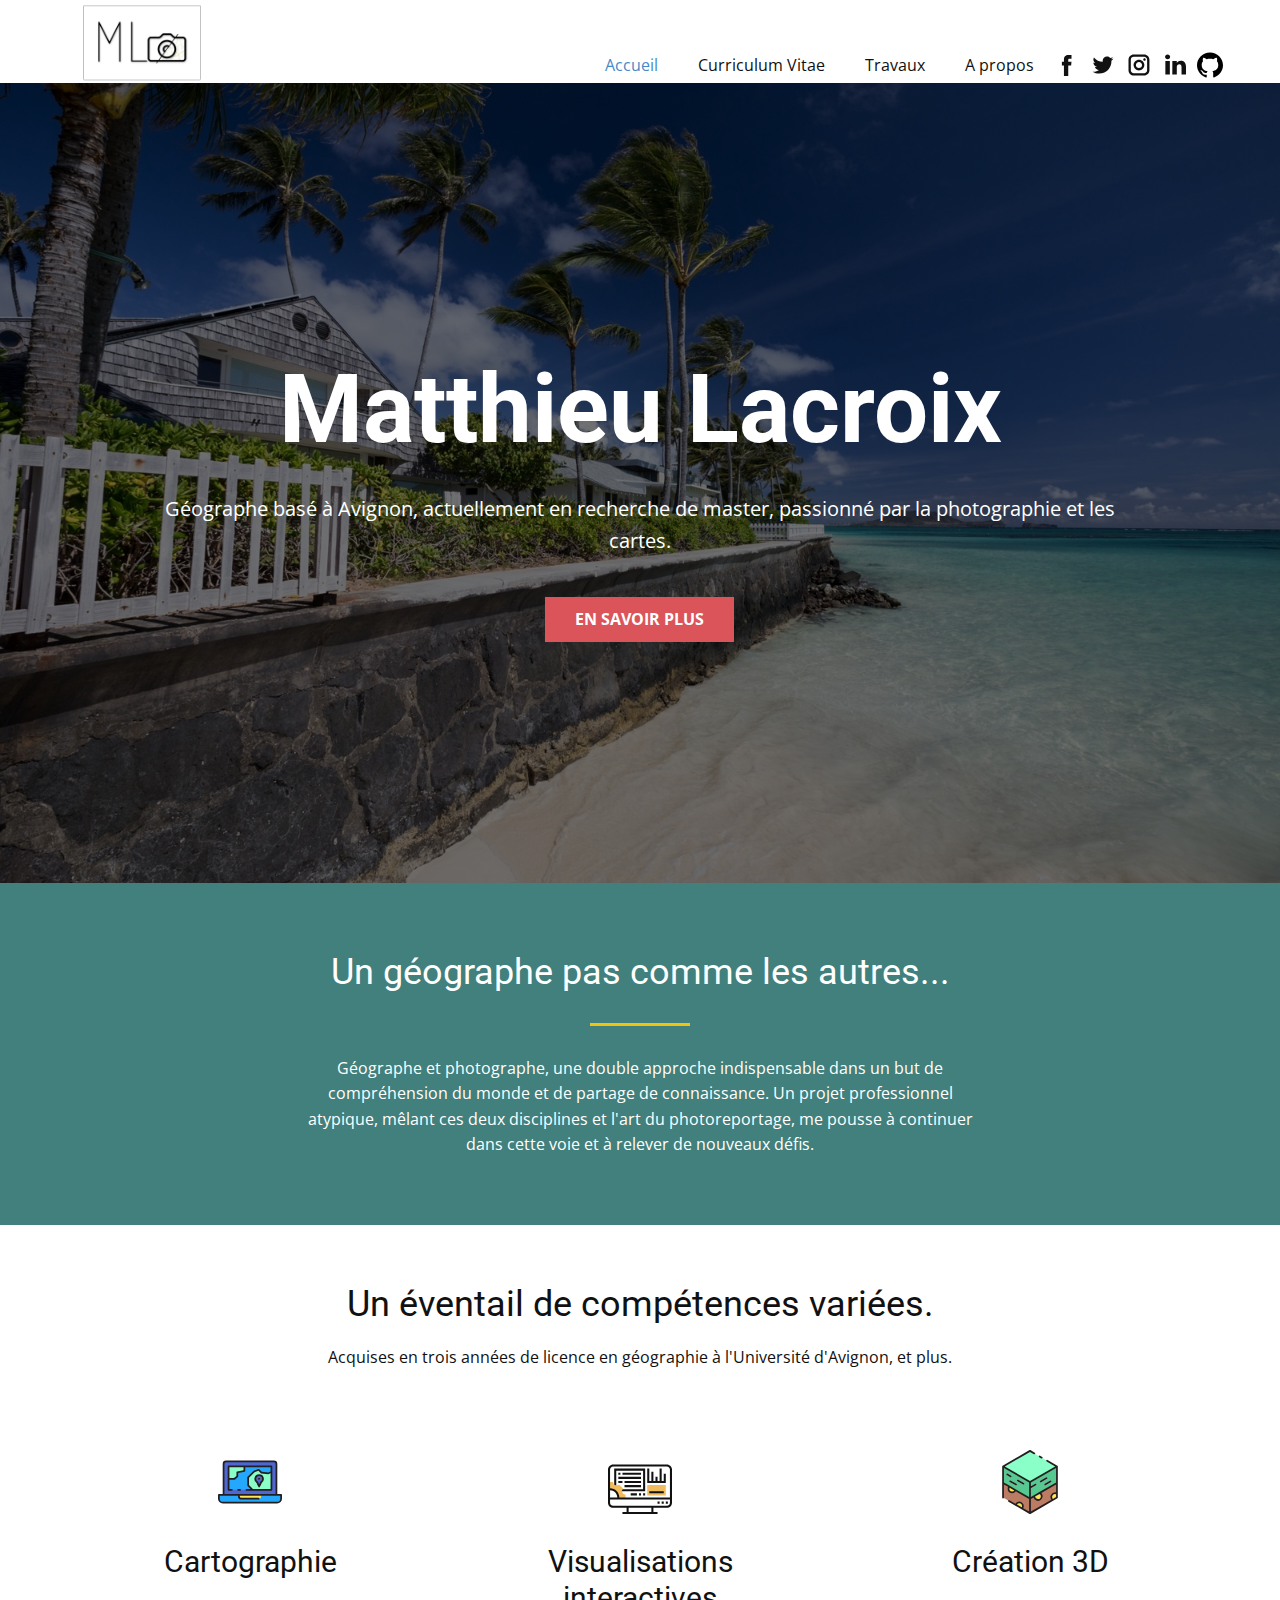
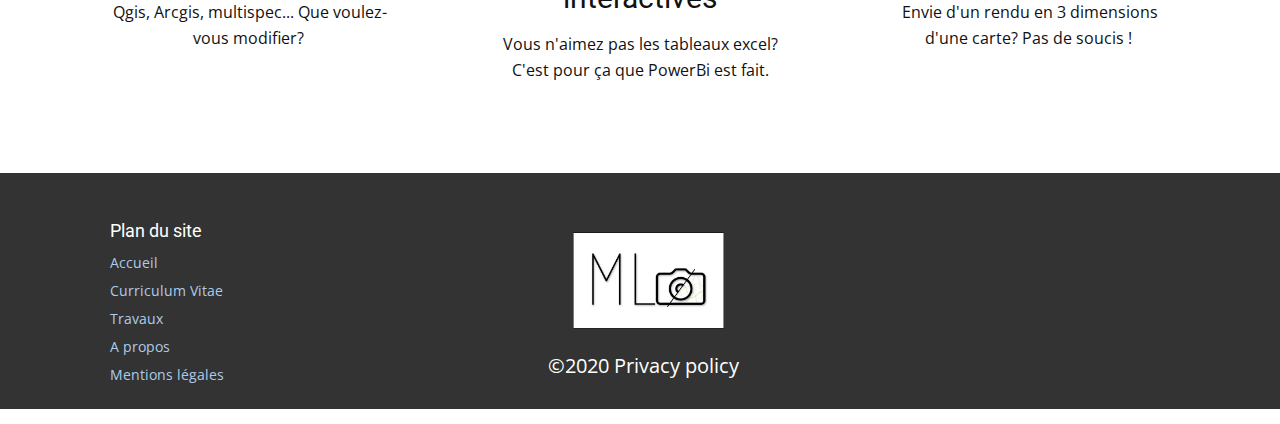
<file: Accueil.html>
<!DOCTYPE html>
<html style="font-size: 16px;">
  <head>
    <meta name="viewport" content="width=device-width, initial-scale=1.0">
    <meta charset="utf-8">
    <meta name="keywords" content="">
    <meta name="description" content="">
    <meta name="page_type" content="np-template-header-footer-from-plugin">
    <title>Accueil</title>
    <link rel="stylesheet" href="nicepage.css" media="screen">
<link rel="stylesheet" href="Accueil.css" media="screen">
    <script class="u-script" type="text/javascript" src="jquery.js" defer=""></script>
    <script class="u-script" type="text/javascript" src="nicepage.js" defer=""></script>
    <link id="u-google-font" rel="stylesheet" href="https://fonts.googleapis.com/css?family=Roboto:100,100i,300,300i,400,400i,500,500i,700,700i,900,900i|Open+Sans:300,300i,400,400i,600,600i,700,700i,800,800i">
    
    
    
    
    <script type="application/ld+json">{
		"@context": "http://schema.org",
		"@type": "Organization",
		"name": "Projet tutoré",
		"url": "index.html",
		"logo": "images/test.png",
		"sameAs": [
				"https://facebook.com/profile.php?id=100002064428899",
				"https://twitter.com/LaxMatthieu",
				"https://www.instagram.com/matthieulax/",
				"https://linkedin.com/in/matthieu-lacroix-004a01195/"
		]
}</script>
    <meta property="og:title" content="Accueil">
    <meta property="og:type" content="website">
    <meta name="theme-color" content="#478ac9">
    <link rel="canonical" href="index.html">
    <meta property="og:url" content="index.html">
    <meta name="twitter:site" content="@">
    <meta name="twitter:card" content="summary_large_image">
    <meta name="twitter:title" content="Accueil">
    <meta name="twitter:description" content="Projet tutoré">
  </head>
  <body class="u-body"><header class="u-align-center-sm u-align-center-xs u-clearfix u-header u-header" id="sec-e6d8"><div class="u-clearfix u-sheet u-sheet-1">
        <a href="Accueil.html" class="u-image u-logo u-image-1" data-image-width="600" data-image-height="600" title="Accueil">
          <img src="images/test.png" class="u-logo-image u-logo-image-1" data-image-width="133.6668">
        </a>
        <span class="u-icon u-icon-circle u-text-black u-icon-1" data-href="https://github.com/mattlax">
          <svg class="u-svg-link" preserveAspectRatio="xMidYMin slice" viewBox="0 0 24 24" style=""><use xmlns:xlink="http://www.w3.org/1999/xlink" xlink:href="#svg-cf69"></use></svg>
          <svg xmlns="http://www.w3.org/2000/svg" enable-background="new 0 0 24 24" viewBox="0 0 24 24" id="svg-cf69" class="u-svg-content"><path d="m12 .5c-6.63 0-12 5.28-12 11.792 0 5.211 3.438 9.63 8.205 11.188.6.111.82-.254.82-.567 0-.28-.01-1.022-.015-2.005-3.338.711-4.042-1.582-4.042-1.582-.546-1.361-1.335-1.725-1.335-1.725-1.087-.731.084-.716.084-.716 1.205.082 1.838 1.215 1.838 1.215 1.07 1.803 2.809 1.282 3.495.981.108-.763.417-1.282.76-1.577-2.665-.295-5.466-1.309-5.466-5.827 0-1.287.465-2.339 1.235-3.164-.135-.298-.54-1.497.105-3.121 0 0 1.005-.316 3.3 1.209.96-.262 1.98-.392 3-.398 1.02.006 2.04.136 3 .398 2.28-1.525 3.285-1.209 3.285-1.209.645 1.624.24 2.823.12 3.121.765.825 1.23 1.877 1.23 3.164 0 4.53-2.805 5.527-5.475 5.817.42.354.81 1.077.81 2.182 0 1.578-.015 2.846-.015 3.229 0 .309.21.678.825.56 4.801-1.548 8.236-5.97 8.236-11.173 0-6.512-5.373-11.792-12-11.792z" fill="currentColor"></path></svg>
        </span>
        <div class="u-social-icons u-spacing-10 u-social-icons-1">
          <a class="u-social-url" target="_blank" href="https://facebook.com/profile.php?id=100002064428899">
            <span class="u-icon u-icon-circle u-social-facebook u-social-type-logo u-icon-2">
              <svg class="u-svg-link" preserveAspectRatio="xMidYMin slice" viewBox="0 0 112 112" style=""><use xmlns:xlink="http://www.w3.org/1999/xlink" xlink:href="#svg-4e17"></use></svg>
              <svg x="0px" y="0px" viewBox="0 0 112 112" id="svg-4e17" class="u-svg-content"><path d="M75.5,28.8H65.4c-1.5,0-4,0.9-4,4.3v9.4h13.9l-1.5,15.8H61.4v45.1H42.8V58.3h-8.8V42.4h8.8V32.2 c0-7.4,3.4-18.8,18.8-18.8h13.8v15.4H75.5z"></path></svg>
            </span>
          </a>
          <a class="u-social-url" target="_blank" href="https://twitter.com/LaxMatthieu">
            <span class="u-icon u-icon-circle u-social-twitter u-social-type-logo u-icon-3">
              <svg class="u-svg-link" preserveAspectRatio="xMidYMin slice" viewBox="0 0 112 112" style=""><use xmlns:xlink="http://www.w3.org/1999/xlink" xlink:href="#svg-5e42"></use></svg>
              <svg x="0px" y="0px" viewBox="0 0 112 112" id="svg-5e42" class="u-svg-content"><path d="M92.2,38.2c0,0.8,0,1.6,0,2.3c0,24.3-18.6,52.4-52.6,52.4c-10.6,0.1-20.2-2.9-28.5-8.2 c1.4,0.2,2.9,0.2,4.4,0.2c8.7,0,16.7-2.9,23-7.9c-8.1-0.2-14.9-5.5-17.3-12.8c1.1,0.2,2.4,0.2,3.4,0.2c1.6,0,3.3-0.2,4.8-0.7 c-8.4-1.6-14.9-9.2-14.9-18c0-0.2,0-0.2,0-0.2c2.5,1.4,5.4,2.2,8.4,2.3c-5-3.3-8.3-8.9-8.3-15.4c0-3.4,1-6.5,2.5-9.2 c9.1,11.1,22.7,18.5,38,19.2c-0.2-1.4-0.4-2.8-0.4-4.3c0.1-10,8.3-18.2,18.5-18.2c5.4,0,10.1,2.2,13.5,5.7c4.3-0.8,8.1-2.3,11.7-4.5 c-1.4,4.3-4.3,7.9-8.1,10.1c3.7-0.4,7.3-1.4,10.6-2.9C98.9,32.3,95.7,35.5,92.2,38.2z"></path></svg>
            </span>
          </a>
          <a class="u-social-url" target="_blank" href="https://www.instagram.com/matthieulax/">
            <span class="u-icon u-icon-circle u-social-instagram u-social-type-logo u-icon-4">
              <svg class="u-svg-link" preserveAspectRatio="xMidYMin slice" viewBox="0 0 112 112" style=""><use xmlns:xlink="http://www.w3.org/1999/xlink" xlink:href="#svg-c5d1"></use></svg>
              <svg x="0px" y="0px" viewBox="0 0 112 112" id="svg-c5d1" class="u-svg-content"><path d="M55.9,32.9c-12.8,0-23.2,10.4-23.2,23.2s10.4,23.2,23.2,23.2s23.2-10.4,23.2-23.2S68.7,32.9,55.9,32.9z M55.9,69.4c-7.4,0-13.3-6-13.3-13.3c-0.1-7.4,6-13.3,13.3-13.3s13.3,6,13.3,13.3C69.3,63.5,63.3,69.4,55.9,69.4z"></path><path d="M79.7,26.8c-3,0-5.4,2.5-5.4,5.4s2.5,5.4,5.4,5.4c3,0,5.4-2.5,5.4-5.4S82.7,26.8,79.7,26.8z"></path><path d="M78.2,11H33.5C21,11,10.8,21.3,10.8,33.7v44.7c0,12.6,10.2,22.8,22.7,22.8h44.7c12.6,0,22.7-10.2,22.7-22.7 V33.7C100.8,21.1,90.6,11,78.2,11z M91,78.4c0,7.1-5.8,12.8-12.8,12.8H33.5c-7.1,0-12.8-5.8-12.8-12.8V33.7 c0-7.1,5.8-12.8,12.8-12.8h44.7c7.1,0,12.8,5.8,12.8,12.8V78.4z"></path></svg>
            </span>
          </a>
          <a class="u-social-url" target="_blank" href="https://linkedin.com/in/matthieu-lacroix-004a01195/">
            <span class="u-icon u-icon-circle u-social-linkedin u-social-type-logo u-icon-5">
              <svg class="u-svg-link" preserveAspectRatio="xMidYMin slice" viewBox="0 0 112 112" style=""><use xmlns:xlink="http://www.w3.org/1999/xlink" xlink:href="#svg-aed3"></use></svg>
              <svg x="0px" y="0px" viewBox="0 0 112 112" id="svg-aed3" class="u-svg-content"><path d="M33.8,96.8H14.5v-58h19.3V96.8z M24.1,30.9L24.1,30.9c-6.6,0-10.8-4.5-10.8-10.1c0-5.8,4.3-10.1,10.9-10.1 S34.9,15,35.1,20.8C35.1,26.4,30.8,30.9,24.1,30.9z M103.3,96.8H84.1v-31c0-7.8-2.7-13.1-9.8-13.1c-5.3,0-8.5,3.6-9.9,7.1 c-0.6,1.3-0.6,3-0.6,4.8V97H44.5c0,0,0.3-52.6,0-58h19.3v8.2c2.6-3.9,7.2-9.6,17.4-9.6c12.7,0,22.2,8.4,22.2,26.1V96.8z"></path></svg>
            </span>
          </a>
        </div>
        <nav class="u-align-left u-menu u-menu-dropdown u-offcanvas u-menu-1">
          <div class="menu-collapse" style="font-size: 1rem;">
            <a class="u-button-style u-nav-link" href="#">
              <svg class="u-svg-link" preserveAspectRatio="xMidYMin slice" viewBox="0 0 302 302" style="undefined"><use xmlns:xlink="http://www.w3.org/1999/xlink" xlink:href="#svg-8a8f"></use></svg>
              <svg xmlns="http://www.w3.org/2000/svg" xmlns:xlink="http://www.w3.org/1999/xlink" version="1.1" id="svg-8a8f" x="0px" y="0px" viewBox="0 0 302 302" style="enable-background:new 0 0 302 302;" xml:space="preserve" class="u-svg-content"><g><rect y="36" width="302" height="30"></rect><rect y="236" width="302" height="30"></rect><rect y="136" width="302" height="30"></rect>
</g><g></g><g></g><g></g><g></g><g></g><g></g><g></g><g></g><g></g><g></g><g></g><g></g><g></g><g></g><g></g></svg>
            </a>
          </div>
          <div class="u-custom-menu u-nav-container">
            <ul class="u-nav u-unstyled u-nav-1"><li class="u-nav-item"><a class="u-button-style u-nav-link u-text-active-palette-1-base u-text-hover-palette-2-base" href="Accueil.html" style="padding: 10px 20px;">Accueil</a>
</li><li class="u-nav-item"><a class="u-button-style u-nav-link u-text-active-palette-1-base u-text-hover-palette-2-base" href="Curriculum-Vitae.html" style="padding: 10px 20px;">Curriculum Vitae</a>
</li><li class="u-nav-item"><a class="u-button-style u-nav-link u-text-active-palette-1-base u-text-hover-palette-2-base" href="Travaux.html" style="padding: 10px 20px;">Travaux</a>
</li><li class="u-nav-item"><a class="u-button-style u-nav-link u-text-active-palette-1-base u-text-hover-palette-2-base" href="A-propos.html" style="padding: 10px 20px;">A propos</a><div class="u-nav-popup"><ul class="u-h-spacing-20 u-nav u-unstyled u-v-spacing-10 u-nav-2"><li class="u-nav-item"><a class="u-button-style u-nav-link u-white" href="Mentions-legales.html">Mentions légales</a>
</li></ul>
</div>
</li></ul>
          </div>
          <div class="u-custom-menu u-nav-container-collapse">
            <div class="u-align-center u-black u-container-style u-inner-container-layout u-opacity u-opacity-95 u-sidenav">
              <div class="u-menu-close"></div>
              <ul class="u-align-center u-nav u-popupmenu-items u-unstyled u-nav-3"><li class="u-nav-item"><a class="u-button-style u-nav-link" href="Accueil.html" style="padding: 10px 20px;">Accueil</a>
</li><li class="u-nav-item"><a class="u-button-style u-nav-link" href="Curriculum-Vitae.html" style="padding: 10px 20px;">Curriculum Vitae</a>
</li><li class="u-nav-item"><a class="u-button-style u-nav-link" href="Travaux.html" style="padding: 10px 20px;">Travaux</a>
</li><li class="u-nav-item"><a class="u-button-style u-nav-link" href="A-propos.html" style="padding: 10px 20px;">A propos</a><div class="u-nav-popup"><ul class="u-h-spacing-20 u-nav u-unstyled u-v-spacing-10 u-nav-4"><li class="u-nav-item"><a class="u-button-style u-nav-link" href="Mentions-legales.html">Mentions légales</a>
</li></ul>
</div>
</li></ul>
            </div>
            <div class="u-black u-menu-overlay u-opacity u-opacity-70"></div>
          </div>
        </nav>
      </div></header>
    <section class="u-align-center u-clearfix u-image u-shading u-section-1" src="" id="sec-3676" data-image-width="1600" data-image-height="1067">
      <div class="u-clearfix u-sheet u-sheet-1">
        <h1 class="u-text u-text-default u-title u-text-1">Matthieu Lacroix</h1>
        <p class="u-large-text u-text u-text-default u-text-variant u-text-2">Géographe basé à Avignon, actuellement en recherche de master, passionné par la photographie et les cartes.</p>
        <a href="A-propos.html" class="u-btn u-button-style u-palette-2-base u-btn-1">En savoir plus</a>
      </div>
    </section>
    <section class="u-align-center u-clearfix u-palette-4-dark-2 u-section-2" id="sec-fe06">
      <div class="u-clearfix u-sheet u-sheet-1">
        <h2 class="u-text u-text-1">Un géographe pas comme les autres...</h2>
        <div class="u-border-3 u-border-palette-3-base u-line u-line-horizontal u-line-1"></div>
        <p class="u-text u-text-2">Géographe et photographe, une double approche indispensable dans un but de compréhension du monde et de partage de connaissance. Un projet professionnel atypique, mêlant ces deux disciplines et l'art du photoreportage, me pousse à continuer dans cette voie et à relever de nouveaux
défis.
          <br>
        </p>
      </div>
    </section>
    <section class="u-clearfix u-section-3" id="sec-8360">
      <div class="u-clearfix u-sheet u-sheet-1">
        <h2 class="u-align-center u-text u-text-1">Un éventail de compétences variées.</h2>
        <p class="u-align-center u-text u-text-2">Acquises en trois années de licence en géographie à l'Université d'Avignon, et plus.</p>
        <div class="u-clearfix u-expanded-width u-gutter-30 u-layout-wrap u-layout-wrap-1">
          <div class="u-layout">
            <div class="u-layout-row">
              <div class="u-align-center u-container-style u-layout-cell u-left-cell u-size-20 u-layout-cell-1">
                <div class="u-container-layout u-valign-top u-container-layout-1">
                  <span class="u-icon u-icon-circle u-icon-1">
                    <svg class="u-svg-link" preserveAspectRatio="xMidYMin slice" viewBox="0 0 128 128" style=""><use xmlns:xlink="http://www.w3.org/1999/xlink" xlink:href="#svg-d51a"></use></svg>
                    <svg xmlns="http://www.w3.org/2000/svg" viewBox="0 0 128 128" id="svg-d51a" class="u-svg-content"><g id="Layer_2"><path d="m118.25 105.25h-108.5a8 8 0 0 1 -8-8v-7.75h124.5v7.75a8 8 0 0 1 -8 8z" fill="#23a8fe"></path><path d="m16.128 22.75h95.75a5 5 0 0 1 5 5v61.75a0 0 0 0 1 0 0h-105.75a0 0 0 0 1 0 0v-61.75a5 5 0 0 1 5-5z" fill="#4f67d2"></path><path d="m21.128 32.75h85.75v46.75h-85.75z" fill="#23a8fe"></path><path d="m41.753 89.5h44.5a0 0 0 0 1 0 0v2.875a5 5 0 0 1 -5 5h-34.5a5 5 0 0 1 -5-5v-2.875a0 0 0 0 1 0 0z" fill="#fee55a"></path><path d="m106.878 44.124-6.109 2.461-13.982-1.541-5.521-5.521-9.109 3.589-11.87 11.87v15.662l8.856 8.856h37.735z" fill="#8affc7"></path><path d="m21.128 57.941h11.419l6.09-5.26v-7.889l14.117-2.907v-9.135h-31.626z" fill="#8affc7"></path><path d="m89.914 57.941a7.625 7.625 0 1 0 -11.314 6.671 36.272 36.272 0 0 0 3.69 8.141 36.272 36.272 0 0 0 3.69-8.141 7.621 7.621 0 0 0 3.934-6.671z" fill="#4f67d2"></path><path d="m83.258 59.69h-1.938a1.75 1.75 0 0 1 0-3.5h1.938a1.75 1.75 0 0 1 0 3.5z" fill="#fee55a"></path><g fill="#231f20"><path d="m126.25 87.75h-7.622v-60a6.758 6.758 0 0 0 -6.75-6.75h-95.75a6.758 6.758 0 0 0 -6.75 6.75v60h-7.628a1.75 1.75 0 0 0 -1.75 1.75v7.75a9.761 9.761 0 0 0 9.75 9.75h108.5a9.761 9.761 0 0 0 9.75-9.75v-7.75a1.749 1.749 0 0 0 -1.75-1.75zm-113.372-60a3.254 3.254 0 0 1 3.25-3.25h95.75a3.254 3.254 0 0 1 3.25 3.25v60h-102.25zm111.622 69.5a6.257 6.257 0 0 1 -6.25 6.25h-108.5a6.257 6.257 0 0 1 -6.25-6.25v-6h36.5v1.125a6.758 6.758 0 0 0 6.75 6.75h34.5a1.75 1.75 0 0 0 0-3.5h-34.5a3.254 3.254 0 0 1 -3.25-3.25v-1.125h81z"></path><path d="m45.875 79.5a1.75 1.75 0 0 0 -1.75-1.75h-3.75a1.75 1.75 0 0 0 0 3.5h3.75a1.75 1.75 0 0 0 1.75-1.75z"></path><path d="m40.387 52.681v-6.462l12.72-2.62a1.749 1.749 0 0 0 1.4-1.714v-7.385h50.624v8.442l-4.609 1.858-12.932-1.428-5.09-5.086a1.747 1.747 0 0 0 -1.879-.39l-9.109 3.588a1.743 1.743 0 0 0 -.6.391l-11.862 11.869a1.752 1.752 0 0 0 -.513 1.237v15.664a1.752 1.752 0 0 0 .513 1.237l5.868 5.868h-8.043a1.75 1.75 0 0 0 0 3.5h50a1.749 1.749 0 0 0 1.75-1.75v-46.75a1.749 1.749 0 0 0 -1.75-1.75h-85.747a1.75 1.75 0 0 0 -1.75 1.75v46.75a1.75 1.75 0 0 0 1.75 1.75h6.5a1.75 1.75 0 0 0 0-3.5h-4.75v-18.06h9.668a1.751 1.751 0 0 0 1.144-.425l6.091-5.26a1.749 1.749 0 0 0 .606-1.324zm64.741 25.069h-35.261l-7.83-7.83v-14.214l11.1-11.1 7.7-3.035 4.71 4.709a1.742 1.742 0 0 0 1.046.5l13.981 1.541a1.787 1.787 0 0 0 .846-.116l3.7-1.492zm-68.241-32.958v7.088l-4.987 4.31h-9.022v-21.69h28.122v5.958l-12.72 2.62a1.749 1.749 0 0 0 -1.393 1.714z"></path><path d="m82.289 48.565a9.374 9.374 0 0 0 -5.18 17.187 38.975 38.975 0 0 0 3.7 7.928 1.749 1.749 0 0 0 2.968 0 38.975 38.975 0 0 0 3.7-7.928 9.374 9.374 0 0 0 -5.18-17.187zm2.841 14.516a1.752 1.752 0 0 0 -.84 1.069 28.09 28.09 0 0 1 -2 4.986 28.09 28.09 0 0 1 -2-4.986 1.752 1.752 0 0 0 -.84-1.069 5.875 5.875 0 1 1 5.682 0z"></path><path d="m83.258 56.19h-1.938a1.75 1.75 0 0 0 0 3.5h1.938a1.75 1.75 0 0 0 0-3.5z"></path>
</g>
</g></svg>
                  </span>
                  <h3 class="u-text u-text-3">Cartographie</h3>
                  <p class="u-text u-text-4">Qgis, Arcgis, multispec... Que voulez-vous modifier?&nbsp;</p>
                </div>
              </div>
              <div class="u-container-style u-layout-cell u-size-20 u-layout-cell-2">
                <div class="u-container-layout u-valign-bottom u-container-layout-2">
                  <span class="u-icon u-icon-circle u-icon-2">
                    <svg class="u-svg-link" preserveAspectRatio="xMidYMin slice" viewBox="0 -56 496 496" style=""><use xmlns:xlink="http://www.w3.org/1999/xlink" xlink:href="#svg-c2bb"></use></svg>
                    <svg xmlns="http://www.w3.org/2000/svg" viewBox="0 -56 496 496" id="svg-c2bb" class="u-svg-content"><path d="m288 208h-187.472656v-16h171.472656v-144h-208v120.839844h-16v-136.839844h240zm0 0"></path><path d="m115.96875 227.601562c-2.183594-7.722656-5.273438-15.160156-9.207031-22.195312l9.496093-18.855469-30.800781-30.796875-18.855469 9.492188c-7.042968-3.933594-14.480468-7.023438-22.195312-9.207032l-6.621094-20.039062h-29.785156v56.199219c1.328125-.070313 2.648438-.199219 4-.199219 37.550781 0 68 30.449219 68 68 0 1.351562-.128906 2.671875-.199219 4h56.199219v-29.785156zm0 0" fill="#f0bc5e"></path><path d="m456 0h-416c-22.054688 0-40 17.945312-40 40v256c0 22.054688 17.945312 40 40 40h104v32h-32v16h272v-16h-32v-32h104c22.054688 0 40-17.945312 40-40v-256c0-22.054688-17.945312-40-40-40zm-416 16h416c13.230469 0 24 10.769531 24 24v216h-392c0-39.671875-32.640625-71.894531-72-71.945312v-144.054688c0-13.230469 10.769531-24 24-24zm-24 184c30.878906 0 56 25.128906 56 56h-56zm320 168h-176v-32h176zm120-48h-416c-13.230469 0-24-10.769531-24-24v-24h464v24c0 13.230469-10.769531 24-24 24zm0 0"></path><path d="m384 288h16v16h-16zm0 0"></path><path d="m416 288h16v16h-16zm0 0"></path><path d="m448 288h16v16h-16zm0 0"></path><path d="m272 224h16v16h-16zm0 0"></path><path d="m240 224h16v16h-16zm0 0"></path><path d="m176 224h48v16h-48zm0 0"></path><path d="m432 72v56h-16v-96h-16v96h-16v-32h-16v32h-16v-72h-16v72h-16v-96h-16v112h144v-72zm0 0"></path><path d="m448 240h-144v-80h144zm0 0" fill="#f0bc5e"></path><path d="m80 64h16v16h-16zm0 0"></path><path d="m112 64h144v16h-144zm0 0"></path><path d="m80 96h176v16h-176zm0 0"></path><path d="m80 128h32v16h-32zm0 0"></path><path d="m128 128h128v16h-128zm0 0"></path><path d="m128 160h128v16h-128zm0 0"></path><path d="m320 208h112v16h-112zm0 0"></path></svg>
                  </span>
                  <h3 class="u-align-center u-text u-text-5">Visualisations interactives</h3>
                  <p class="u-align-center u-text u-text-6">Vous n'aimez pas les tableaux excel? C'est pour ça que PowerBi est fait.</p>
                </div>
              </div>
              <div class="u-container-style u-layout-cell u-right-cell u-size-20 u-layout-cell-3">
                <div class="u-container-layout u-valign-top u-container-layout-3">
                  <span class="u-icon u-icon-circle u-icon-3">
                    <svg class="u-svg-link" preserveAspectRatio="xMidYMin slice" viewBox="0 0 128 128" style=""><use xmlns:xlink="http://www.w3.org/1999/xlink" xlink:href="#svg-42df"></use></svg>
                    <svg xmlns="http://www.w3.org/2000/svg" viewBox="0 0 128 128" id="svg-42df" class="u-svg-content"><g id="Layer_2"><path d="m117.91 32.875-53.91-31.125-53.91 31.125 53.91 31.125z" fill="#8affc7"></path><path d="m10.09 65.901v29.224l53.91 31.125v-29.224z" fill="#bc7c63"></path><path d="m64 126.25 53.91-31.125v-29.224l-53.91 31.125z" fill="#bc7c63"></path><path d="m64 64-53.91-31.125v33.026l53.91 31.125z" fill="#55c98f"></path><path d="m36.168 70.935a1.747 1.747 0 0 1 -.874-.235l-11.978-6.916a1.75 1.75 0 1 1 1.75-3.031l11.978 6.916a1.75 1.75 0 0 1 -.876 3.266z" fill="#dfebfa"></path><path d="m25.492 54.637a1.736 1.736 0 0 1 -.874-.235l-7.218-4.17a1.75 1.75 0 1 1 1.75-3.031l7.223 4.17a1.75 1.75 0 0 1 -.876 3.266z" fill="#dfebfa"></path><path d="m51.043 69.39a1.743 1.743 0 0 1 -.873-.235l-11.346-6.555a1.75 1.75 0 1 1 1.75-3.031l11.346 6.555a1.75 1.75 0 0 1 -.877 3.266z" fill="#dfebfa"></path><path d="m64 64v33.026l53.91-31.125v-33.026z" fill="#55c98f"></path><path d="m94.348 70.7a1.75 1.75 0 0 1 -.877-3.265l11.007-6.355a1.75 1.75 0 0 1 1.75 3.031l-11.007 6.354a1.742 1.742 0 0 1 -.873.235z" fill="#dfebfa"></path><path d="m74.254 67.434-10.254 5.92v3.771a1.743 1.743 0 0 0 .874-.234l11.126-6.426a1.75 1.75 0 1 0 -1.75-3.031z" fill="#dfebfa"></path><path d="m85.417 64.761a1.75 1.75 0 0 1 -.877-3.261l11.883-6.86a1.75 1.75 0 0 1 1.75 3.031l-11.883 6.855a1.73 1.73 0 0 1 -.873.235z" fill="#dfebfa"></path><path d="m22.545 73.092a7.288 7.288 0 1 0 12.533 7.236z" fill="#fee55a"></path><path d="m42.509 104.834a7.291 7.291 0 0 0 -6.923 5.011l12.354 7.133a7.283 7.283 0 0 0 -5.431-12.144z" fill="#fee55a"></path><path d="m72.276 92.34a7.591 7.591 0 1 0 11.3-6.617l-11.3 6.522c.005.032 0 .063 0 .095z" fill="#fee55a"></path><path d="m117.91 87.444a7.586 7.586 0 0 0 -8.436 12.556l8.436-4.87z" fill="#fee55a"></path><g fill="#231f20"><path d="m82.479 14.439 4.246 2.452a1.75 1.75 0 0 0 1.75-3.032l-4.246-2.451a1.75 1.75 0 1 0 -1.75 3.031z"></path><path d="m37.044 67.669-11.978-6.916a1.75 1.75 0 1 0 -1.75 3.031l11.978 6.916a1.75 1.75 0 1 0 1.75-3.031z"></path><path d="m25.492 54.637a1.75 1.75 0 0 0 .876-3.266l-7.223-4.171a1.75 1.75 0 1 0 -1.75 3.031l7.223 4.17a1.736 1.736 0 0 0 .874.236z"></path><path d="m51.92 66.124-11.346-6.551a1.75 1.75 0 1 0 -1.75 3.031l11.346 6.551a1.75 1.75 0 1 0 1.75-3.031z"></path><path d="m118.785 31.359-19.71-11.38a1.75 1.75 0 0 0 -1.75 3.032l17.085 9.864-50.41 29.104-50.41-29.1 50.41-29.108 7.878 4.548a1.75 1.75 0 1 0 1.75-3.031l-8.753-5.054a1.753 1.753 0 0 0 -1.75 0l-53.91 31.125a1.75 1.75 0 0 0 -.875 1.516v62.25a1.75 1.75 0 0 0 3.5 0v-26.192l8.308 4.8a8.93 8.93 0 0 0 -.815 3.729 9.022 9.022 0 0 0 16.372 5.253l26.545 15.322v25.182l-11.8-6.81a9.034 9.034 0 0 0 -15.64-9.03l-12.059-6.962a1.75 1.75 0 0 0 -1.75 3.031l42.119 24.318a1.753 1.753 0 0 0 1.75 0l53.91-31.125a1.752 1.752 0 0 0 .875-1.516v-62.25a1.752 1.752 0 0 0 -.87-1.516zm-76.276 75.225a5.533 5.533 0 0 1 4.921 8.078l-9.582-5.532a5.526 5.526 0 0 1 4.661-2.546zm43.2-14.244a5.84 5.84 0 0 1 -11.614.88l9.419-5.438a5.848 5.848 0 0 1 2.193 4.558zm-49.756-13.527-12.533-7.237-11.58-6.685v-28.985l50.41 29.1v28.994l-26.3-15.182zm46.747 5.394-9.138 5.276-7.812 4.517v-17.615l10.25-5.92a1.75 1.75 0 1 0 -1.75-3.031l-8.5 4.91v-7.333l50.41-29.1v28.98zm-54.325-1.207a5.548 5.548 0 0 1 -5.542-5.542 5.47 5.47 0 0 1 .367-1.968l9.474 5.47a5.535 5.535 0 0 1 -4.299 2.04zm37.375 15.037 5.18-2.99a9.335 9.335 0 1 0 15.732-9.084l29.5-17.03v16.018a9.246 9.246 0 0 0 -1.955-.226 9.323 9.323 0 0 0 -7.519 14.859l-40.938 23.635zm43.988-.215a5.836 5.836 0 0 1 6.422-9.258v5.55z"></path><path d="m104.478 61.079-11.007 6.355a1.75 1.75 0 0 0 1.75 3.031l11.007-6.355a1.75 1.75 0 0 0 -1.75-3.031z"></path><path d="m98.813 55.275a1.748 1.748 0 0 0 -2.39-.64l-11.883 6.865a1.75 1.75 0 0 0 .877 3.266 1.73 1.73 0 0 0 .873-.235l11.883-6.86a1.75 1.75 0 0 0 .64-2.396z"></path>
</g>
</g></svg>
                  </span>
                  <h3 class="u-align-center u-text u-text-7">Création 3D</h3>
                  <p class="u-align-center u-text u-text-8">Envie d'un rendu en 3 dimensions d'une carte? Pas de soucis !&nbsp;</p>
                </div>
              </div>
            </div>
          </div>
        </div>
      </div>
    </section>
    
    
    <footer class="u-align-center-sm u-align-center-xs u-clearfix u-footer u-grey-80" id="sec-0f9b"><div class="u-clearfix u-sheet u-valign-middle-sm u-valign-middle-xs u-sheet-1">
        <div class="u-clearfix u-expanded-width u-gutter-30 u-layout-wrap u-layout-wrap-1">
          <div class="u-gutter-0 u-layout">
            <div class="u-layout-row">
              <div class="u-align-center-sm u-align-center-xs u-align-left-lg u-align-left-md u-align-left-xl u-container-style u-layout-cell u-left-cell u-size-15 u-size-30-md u-layout-cell-1">
                <div class="u-container-layout u-valign-top u-container-layout-1"><!--position-->
                  <div data-position="" class="u-position u-position-1"><!--block-->
                    <div class="u-block">
                      <div class="u-block-container u-clearfix"><!--block_header-->
                        <h5 class="u-block-header u-text u-text-1"><!--block_header_content-->
                Plan du site<!--/block_header_content--></h5><!--/block_header--><!--block_content-->
                        <div class="u-block-content u-text u-text-2"><!--block_content_content-->
                          <a href="Accueil.html">
                Accueil</a>
                          <br>
                          <a href="Travaux.html">Curriculum Vitae
                            <br>Travaux
                          </a>
                          <br>
                          <a href="A-propos.html">A propos</a>
                          <br>
                          <a href="Mentions-legales.html">Mentions légales</a><!--/block_content_content-->
                        </div><!--/block_content-->
                      </div>
                    </div><!--/block-->
                  </div><!--/position-->
                </div>
              </div>
              <div class="u-align-center-sm u-align-center-xs u-align-left-lg u-align-left-md u-align-left-xl u-container-style u-layout-cell u-size-15 u-size-30-md u-layout-cell-2">
                <div class="u-container-layout u-container-layout-2">
                  <a href="Accueil.html" class="u-image u-image-default u-logo u-image-1" data-image-width="600" data-image-height="600" title="accueil">
                    <img src="images/test.png" class="u-logo-image u-logo-image-1" data-image-width="172.8573">
                  </a><!--position-->
                  <div data-position="" class="u-position u-position-2"><!--block-->
                    <div class="u-block">
                      <div class="u-block-container u-clearfix"><!--block_header-->
                        <h5 class="u-block-header u-text u-text-3"><!--block_header_content--><!--/block_header_content--></h5><!--/block_header--><!--block_content-->
                        <div class="u-block-content u-text u-text-4"><!--block_content_content--><!--/block_content_content--></div><!--/block_content-->
                      </div>
                    </div><!--/block-->
                  </div><!--/position-->
                </div>
              </div>
              <div class="u-align-center-sm u-align-center-xs u-align-left-lg u-align-left-md u-align-left-xl u-container-style u-layout-cell u-size-15 u-size-30-md u-layout-cell-3">
                <div class="u-container-layout u-container-layout-3"><!--position-->
                  <div data-position="" class="u-position u-position-3"><!--block-->
                    <div class="u-block">
                      <div class="u-block-container u-clearfix"><!--block_header-->
                        <h5 class="u-block-header u-text u-text-5"><!--block_header_content--><!--/block_header_content--></h5><!--/block_header--><!--block_content-->
                        <div class="u-block-content u-text u-text-6"><!--block_content_content--><!--/block_content_content--></div><!--/block_content-->
                      </div>
                    </div><!--/block-->
                  </div><!--/position-->
                  <p class="u-text u-text-7">©2020 Privacy policy</p>
                </div>
              </div>
              <div class="u-align-center-sm u-align-center-xs u-align-left-lg u-align-left-md u-align-left-xl u-container-style u-layout-cell u-right-cell u-size-15 u-size-30-md u-layout-cell-4">
                <div class="u-container-layout u-valign-top u-container-layout-4"><!--position-->
                  <div data-position="" class="u-position u-position-4"><!--block-->
                    <div class="u-block">
                      <div class="u-block-container u-clearfix"><!--block_header-->
                        <h5 class="u-block-header u-text u-text-8"><!--block_header_content--><!--/block_header_content--></h5><!--/block_header--><!--block_content-->
                        <div class="u-block-content u-text u-text-9"><!--block_content_content--><!--/block_content_content--></div><!--/block_content-->
                      </div>
                    </div><!--/block-->
                  </div><!--/position-->
                </div>
              </div>
            </div>
          </div>
        </div>
      </div></footer>
    <span style="height: 64px; width: 64px; margin-left: 0; margin-right: auto; margin-top: 0; background-image: none; right: 20px; bottom: 20px" class="u-back-to-top u-icon u-icon-circle u-opacity u-opacity-85 u-palette-1-base u-spacing-15" data-href="#">
      <svg class="u-svg-link" preserveAspectRatio="xMidYMin slice" viewBox="0 0 551.13 551.13"><use xmlns:xlink="http://www.w3.org/1999/xlink" xlink:href="#svg-1d98"></use></svg>
      <svg class="u-svg-content" enable-background="new 0 0 551.13 551.13" viewBox="0 0 551.13 551.13" xmlns="http://www.w3.org/2000/svg" id="svg-1d98"><path d="m275.565 189.451 223.897 223.897h51.668l-275.565-275.565-275.565 275.565h51.668z"></path></svg>
    </span>
  </body>
</html>
</file>
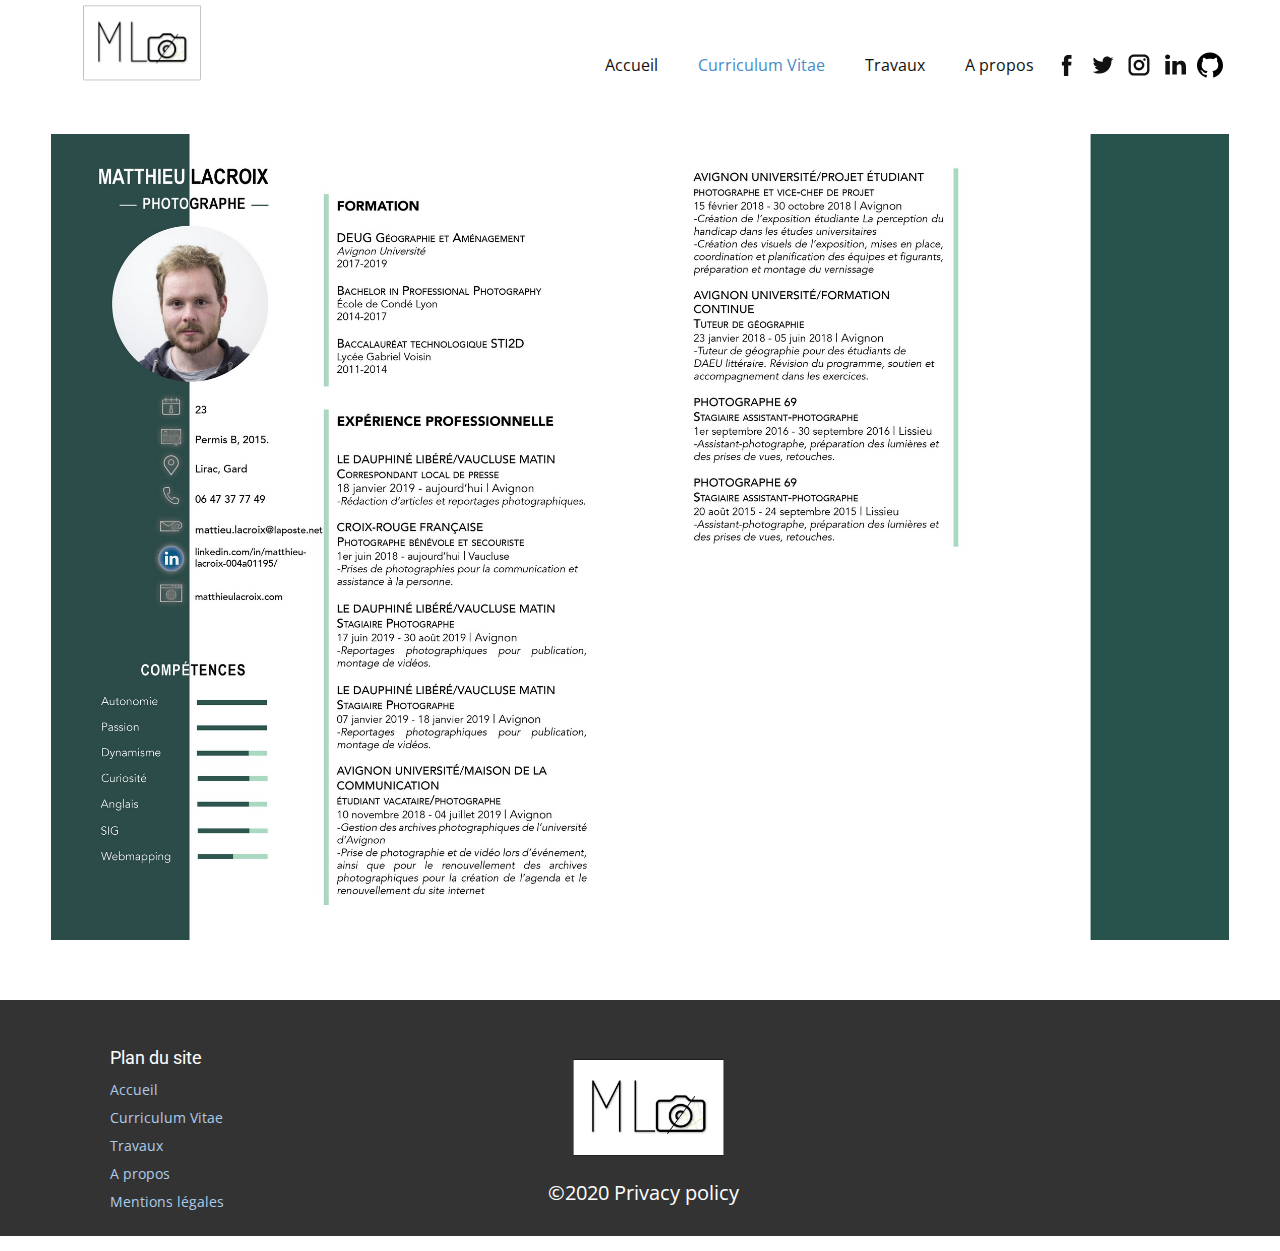
<file: Curriculum-Vitae.html>
<!DOCTYPE html>
<html style="font-size: 16px;">
  <head>
    <meta name="viewport" content="width=device-width, initial-scale=1.0">
    <meta charset="utf-8">
    <meta name="keywords" content="">
    <meta name="description" content="">
    <meta name="page_type" content="np-template-header-footer-from-plugin">
    <title>Curriculum Vitae</title>
    <link rel="stylesheet" href="nicepage.css" media="screen">
<link rel="stylesheet" href="Curriculum-Vitae.css" media="screen">
    <script class="u-script" type="text/javascript" src="jquery.js" defer=""></script>
    <script class="u-script" type="text/javascript" src="nicepage.js" defer=""></script>
    <link id="u-google-font" rel="stylesheet" href="https://fonts.googleapis.com/css?family=Roboto:100,100i,300,300i,400,400i,500,500i,700,700i,900,900i|Open+Sans:300,300i,400,400i,600,600i,700,700i,800,800i">
    
    
    <script type="application/ld+json">{
		"@context": "http://schema.org",
		"@type": "Organization",
		"name": "Projet tutoré",
		"url": "index.html",
		"logo": "images/test.png",
		"sameAs": [
				"https://facebook.com/profile.php?id=100002064428899",
				"https://twitter.com/LaxMatthieu",
				"https://www.instagram.com/matthieulax/",
				"https://linkedin.com/in/matthieu-lacroix-004a01195/"
		]
}</script>
    <meta property="og:title" content="Curriculum Vitae">
    <meta property="og:type" content="website">
    <meta name="theme-color" content="#478ac9">
    <link rel="canonical" href="index.html">
    <meta property="og:url" content="index.html">
    <meta name="twitter:site" content="@">
    <meta name="twitter:card" content="summary_large_image">
    <meta name="twitter:title" content="Curriculum Vitae">
    <meta name="twitter:description" content="Projet tutoré">
  </head>
  <body class="u-body"><header class="u-align-center-sm u-align-center-xs u-clearfix u-header u-header" id="sec-e6d8"><div class="u-clearfix u-sheet u-sheet-1">
        <a href="Accueil.html" class="u-image u-logo u-image-1" data-image-width="600" data-image-height="600" title="Accueil">
          <img src="images/test.png" class="u-logo-image u-logo-image-1" data-image-width="133.6668">
        </a>
        <span class="u-icon u-icon-circle u-text-black u-icon-1" data-href="https://github.com/mattlax">
          <svg class="u-svg-link" preserveAspectRatio="xMidYMin slice" viewBox="0 0 24 24" style=""><use xmlns:xlink="http://www.w3.org/1999/xlink" xlink:href="#svg-cf69"></use></svg>
          <svg xmlns="http://www.w3.org/2000/svg" enable-background="new 0 0 24 24" viewBox="0 0 24 24" id="svg-cf69" class="u-svg-content"><path d="m12 .5c-6.63 0-12 5.28-12 11.792 0 5.211 3.438 9.63 8.205 11.188.6.111.82-.254.82-.567 0-.28-.01-1.022-.015-2.005-3.338.711-4.042-1.582-4.042-1.582-.546-1.361-1.335-1.725-1.335-1.725-1.087-.731.084-.716.084-.716 1.205.082 1.838 1.215 1.838 1.215 1.07 1.803 2.809 1.282 3.495.981.108-.763.417-1.282.76-1.577-2.665-.295-5.466-1.309-5.466-5.827 0-1.287.465-2.339 1.235-3.164-.135-.298-.54-1.497.105-3.121 0 0 1.005-.316 3.3 1.209.96-.262 1.98-.392 3-.398 1.02.006 2.04.136 3 .398 2.28-1.525 3.285-1.209 3.285-1.209.645 1.624.24 2.823.12 3.121.765.825 1.23 1.877 1.23 3.164 0 4.53-2.805 5.527-5.475 5.817.42.354.81 1.077.81 2.182 0 1.578-.015 2.846-.015 3.229 0 .309.21.678.825.56 4.801-1.548 8.236-5.97 8.236-11.173 0-6.512-5.373-11.792-12-11.792z" fill="currentColor"></path></svg>
        </span>
        <div class="u-social-icons u-spacing-10 u-social-icons-1">
          <a class="u-social-url" target="_blank" href="https://facebook.com/profile.php?id=100002064428899">
            <span class="u-icon u-icon-circle u-social-facebook u-social-type-logo u-icon-2">
              <svg class="u-svg-link" preserveAspectRatio="xMidYMin slice" viewBox="0 0 112 112" style=""><use xmlns:xlink="http://www.w3.org/1999/xlink" xlink:href="#svg-4e17"></use></svg>
              <svg x="0px" y="0px" viewBox="0 0 112 112" id="svg-4e17" class="u-svg-content"><path d="M75.5,28.8H65.4c-1.5,0-4,0.9-4,4.3v9.4h13.9l-1.5,15.8H61.4v45.1H42.8V58.3h-8.8V42.4h8.8V32.2 c0-7.4,3.4-18.8,18.8-18.8h13.8v15.4H75.5z"></path></svg>
            </span>
          </a>
          <a class="u-social-url" target="_blank" href="https://twitter.com/LaxMatthieu">
            <span class="u-icon u-icon-circle u-social-twitter u-social-type-logo u-icon-3">
              <svg class="u-svg-link" preserveAspectRatio="xMidYMin slice" viewBox="0 0 112 112" style=""><use xmlns:xlink="http://www.w3.org/1999/xlink" xlink:href="#svg-5e42"></use></svg>
              <svg x="0px" y="0px" viewBox="0 0 112 112" id="svg-5e42" class="u-svg-content"><path d="M92.2,38.2c0,0.8,0,1.6,0,2.3c0,24.3-18.6,52.4-52.6,52.4c-10.6,0.1-20.2-2.9-28.5-8.2 c1.4,0.2,2.9,0.2,4.4,0.2c8.7,0,16.7-2.9,23-7.9c-8.1-0.2-14.9-5.5-17.3-12.8c1.1,0.2,2.4,0.2,3.4,0.2c1.6,0,3.3-0.2,4.8-0.7 c-8.4-1.6-14.9-9.2-14.9-18c0-0.2,0-0.2,0-0.2c2.5,1.4,5.4,2.2,8.4,2.3c-5-3.3-8.3-8.9-8.3-15.4c0-3.4,1-6.5,2.5-9.2 c9.1,11.1,22.7,18.5,38,19.2c-0.2-1.4-0.4-2.8-0.4-4.3c0.1-10,8.3-18.2,18.5-18.2c5.4,0,10.1,2.2,13.5,5.7c4.3-0.8,8.1-2.3,11.7-4.5 c-1.4,4.3-4.3,7.9-8.1,10.1c3.7-0.4,7.3-1.4,10.6-2.9C98.9,32.3,95.7,35.5,92.2,38.2z"></path></svg>
            </span>
          </a>
          <a class="u-social-url" target="_blank" href="https://www.instagram.com/matthieulax/">
            <span class="u-icon u-icon-circle u-social-instagram u-social-type-logo u-icon-4">
              <svg class="u-svg-link" preserveAspectRatio="xMidYMin slice" viewBox="0 0 112 112" style=""><use xmlns:xlink="http://www.w3.org/1999/xlink" xlink:href="#svg-c5d1"></use></svg>
              <svg x="0px" y="0px" viewBox="0 0 112 112" id="svg-c5d1" class="u-svg-content"><path d="M55.9,32.9c-12.8,0-23.2,10.4-23.2,23.2s10.4,23.2,23.2,23.2s23.2-10.4,23.2-23.2S68.7,32.9,55.9,32.9z M55.9,69.4c-7.4,0-13.3-6-13.3-13.3c-0.1-7.4,6-13.3,13.3-13.3s13.3,6,13.3,13.3C69.3,63.5,63.3,69.4,55.9,69.4z"></path><path d="M79.7,26.8c-3,0-5.4,2.5-5.4,5.4s2.5,5.4,5.4,5.4c3,0,5.4-2.5,5.4-5.4S82.7,26.8,79.7,26.8z"></path><path d="M78.2,11H33.5C21,11,10.8,21.3,10.8,33.7v44.7c0,12.6,10.2,22.8,22.7,22.8h44.7c12.6,0,22.7-10.2,22.7-22.7 V33.7C100.8,21.1,90.6,11,78.2,11z M91,78.4c0,7.1-5.8,12.8-12.8,12.8H33.5c-7.1,0-12.8-5.8-12.8-12.8V33.7 c0-7.1,5.8-12.8,12.8-12.8h44.7c7.1,0,12.8,5.8,12.8,12.8V78.4z"></path></svg>
            </span>
          </a>
          <a class="u-social-url" target="_blank" href="https://linkedin.com/in/matthieu-lacroix-004a01195/">
            <span class="u-icon u-icon-circle u-social-linkedin u-social-type-logo u-icon-5">
              <svg class="u-svg-link" preserveAspectRatio="xMidYMin slice" viewBox="0 0 112 112" style=""><use xmlns:xlink="http://www.w3.org/1999/xlink" xlink:href="#svg-aed3"></use></svg>
              <svg x="0px" y="0px" viewBox="0 0 112 112" id="svg-aed3" class="u-svg-content"><path d="M33.8,96.8H14.5v-58h19.3V96.8z M24.1,30.9L24.1,30.9c-6.6,0-10.8-4.5-10.8-10.1c0-5.8,4.3-10.1,10.9-10.1 S34.9,15,35.1,20.8C35.1,26.4,30.8,30.9,24.1,30.9z M103.3,96.8H84.1v-31c0-7.8-2.7-13.1-9.8-13.1c-5.3,0-8.5,3.6-9.9,7.1 c-0.6,1.3-0.6,3-0.6,4.8V97H44.5c0,0,0.3-52.6,0-58h19.3v8.2c2.6-3.9,7.2-9.6,17.4-9.6c12.7,0,22.2,8.4,22.2,26.1V96.8z"></path></svg>
            </span>
          </a>
        </div>
        <nav class="u-align-left u-menu u-menu-dropdown u-offcanvas u-menu-1">
          <div class="menu-collapse" style="font-size: 1rem;">
            <a class="u-button-style u-nav-link" href="#">
              <svg class="u-svg-link" preserveAspectRatio="xMidYMin slice" viewBox="0 0 302 302" style="undefined"><use xmlns:xlink="http://www.w3.org/1999/xlink" xlink:href="#svg-8a8f"></use></svg>
              <svg xmlns="http://www.w3.org/2000/svg" xmlns:xlink="http://www.w3.org/1999/xlink" version="1.1" id="svg-8a8f" x="0px" y="0px" viewBox="0 0 302 302" style="enable-background:new 0 0 302 302;" xml:space="preserve" class="u-svg-content"><g><rect y="36" width="302" height="30"></rect><rect y="236" width="302" height="30"></rect><rect y="136" width="302" height="30"></rect>
</g><g></g><g></g><g></g><g></g><g></g><g></g><g></g><g></g><g></g><g></g><g></g><g></g><g></g><g></g><g></g></svg>
            </a>
          </div>
          <div class="u-custom-menu u-nav-container">
            <ul class="u-nav u-unstyled u-nav-1"><li class="u-nav-item"><a class="u-button-style u-nav-link u-text-active-palette-1-base u-text-hover-palette-2-base" href="Accueil.html" style="padding: 10px 20px;">Accueil</a>
</li><li class="u-nav-item"><a class="u-button-style u-nav-link u-text-active-palette-1-base u-text-hover-palette-2-base" href="Curriculum-Vitae.html" style="padding: 10px 20px;">Curriculum Vitae</a>
</li><li class="u-nav-item"><a class="u-button-style u-nav-link u-text-active-palette-1-base u-text-hover-palette-2-base" href="Travaux.html" style="padding: 10px 20px;">Travaux</a>
</li><li class="u-nav-item"><a class="u-button-style u-nav-link u-text-active-palette-1-base u-text-hover-palette-2-base" href="A-propos.html" style="padding: 10px 20px;">A propos</a><div class="u-nav-popup"><ul class="u-h-spacing-20 u-nav u-unstyled u-v-spacing-10 u-nav-2"><li class="u-nav-item"><a class="u-button-style u-nav-link u-white" href="Mentions-legales.html">Mentions légales</a>
</li></ul>
</div>
</li></ul>
          </div>
          <div class="u-custom-menu u-nav-container-collapse">
            <div class="u-align-center u-black u-container-style u-inner-container-layout u-opacity u-opacity-95 u-sidenav">
              <div class="u-menu-close"></div>
              <ul class="u-align-center u-nav u-popupmenu-items u-unstyled u-nav-3"><li class="u-nav-item"><a class="u-button-style u-nav-link" href="Accueil.html" style="padding: 10px 20px;">Accueil</a>
</li><li class="u-nav-item"><a class="u-button-style u-nav-link" href="Curriculum-Vitae.html" style="padding: 10px 20px;">Curriculum Vitae</a>
</li><li class="u-nav-item"><a class="u-button-style u-nav-link" href="Travaux.html" style="padding: 10px 20px;">Travaux</a>
</li><li class="u-nav-item"><a class="u-button-style u-nav-link" href="A-propos.html" style="padding: 10px 20px;">A propos</a><div class="u-nav-popup"><ul class="u-h-spacing-20 u-nav u-unstyled u-v-spacing-10 u-nav-4"><li class="u-nav-item"><a class="u-button-style u-nav-link" href="Mentions-legales.html">Mentions légales</a>
</li></ul>
</div>
</li></ul>
            </div>
            <div class="u-black u-menu-overlay u-opacity u-opacity-70"></div>
          </div>
        </nav>
      </div></header>
    <section class="u-clearfix u-section-1" id="sec-5bd9">
      <div class="u-clearfix u-sheet u-sheet-1">
        <img src="images/CVLacroixMatthieu1.jpg" alt="" class="u-image u-image-default u-image-1" data-image-width="2480" data-image-height="3508">
        <img src="images/CVLacroixMatthieu12.jpg" alt="" class="u-image u-image-default u-image-2" data-image-width="1131" data-image-height="1600">
      </div>
    </section>
    
    
    <footer class="u-align-center-sm u-align-center-xs u-clearfix u-footer u-grey-80" id="sec-0f9b"><div class="u-clearfix u-sheet u-valign-middle-sm u-valign-middle-xs u-sheet-1">
        <div class="u-clearfix u-expanded-width u-gutter-30 u-layout-wrap u-layout-wrap-1">
          <div class="u-gutter-0 u-layout">
            <div class="u-layout-row">
              <div class="u-align-center-sm u-align-center-xs u-align-left-lg u-align-left-md u-align-left-xl u-container-style u-layout-cell u-left-cell u-size-15 u-size-30-md u-layout-cell-1">
                <div class="u-container-layout u-valign-top u-container-layout-1"><!--position-->
                  <div data-position="" class="u-position u-position-1"><!--block-->
                    <div class="u-block">
                      <div class="u-block-container u-clearfix"><!--block_header-->
                        <h5 class="u-block-header u-text u-text-1"><!--block_header_content-->
                Plan du site<!--/block_header_content--></h5><!--/block_header--><!--block_content-->
                        <div class="u-block-content u-text u-text-2"><!--block_content_content-->
                          <a href="Accueil.html">
                Accueil</a>
                          <br>
                          <a href="Travaux.html">Curriculum Vitae
                            <br>Travaux
                          </a>
                          <br>
                          <a href="A-propos.html">A propos</a>
                          <br>
                          <a href="Mentions-legales.html">Mentions légales</a><!--/block_content_content-->
                        </div><!--/block_content-->
                      </div>
                    </div><!--/block-->
                  </div><!--/position-->
                </div>
              </div>
              <div class="u-align-center-sm u-align-center-xs u-align-left-lg u-align-left-md u-align-left-xl u-container-style u-layout-cell u-size-15 u-size-30-md u-layout-cell-2">
                <div class="u-container-layout u-container-layout-2">
                  <a href="Accueil.html" class="u-image u-image-default u-logo u-image-1" data-image-width="600" data-image-height="600" title="accueil">
                    <img src="images/test.png" class="u-logo-image u-logo-image-1" data-image-width="172.8573">
                  </a><!--position-->
                  <div data-position="" class="u-position u-position-2"><!--block-->
                    <div class="u-block">
                      <div class="u-block-container u-clearfix"><!--block_header-->
                        <h5 class="u-block-header u-text u-text-3"><!--block_header_content--><!--/block_header_content--></h5><!--/block_header--><!--block_content-->
                        <div class="u-block-content u-text u-text-4"><!--block_content_content--><!--/block_content_content--></div><!--/block_content-->
                      </div>
                    </div><!--/block-->
                  </div><!--/position-->
                </div>
              </div>
              <div class="u-align-center-sm u-align-center-xs u-align-left-lg u-align-left-md u-align-left-xl u-container-style u-layout-cell u-size-15 u-size-30-md u-layout-cell-3">
                <div class="u-container-layout u-container-layout-3"><!--position-->
                  <div data-position="" class="u-position u-position-3"><!--block-->
                    <div class="u-block">
                      <div class="u-block-container u-clearfix"><!--block_header-->
                        <h5 class="u-block-header u-text u-text-5"><!--block_header_content--><!--/block_header_content--></h5><!--/block_header--><!--block_content-->
                        <div class="u-block-content u-text u-text-6"><!--block_content_content--><!--/block_content_content--></div><!--/block_content-->
                      </div>
                    </div><!--/block-->
                  </div><!--/position-->
                  <p class="u-text u-text-7">©2020 Privacy policy</p>
                </div>
              </div>
              <div class="u-align-center-sm u-align-center-xs u-align-left-lg u-align-left-md u-align-left-xl u-container-style u-layout-cell u-right-cell u-size-15 u-size-30-md u-layout-cell-4">
                <div class="u-container-layout u-valign-top u-container-layout-4"><!--position-->
                  <div data-position="" class="u-position u-position-4"><!--block-->
                    <div class="u-block">
                      <div class="u-block-container u-clearfix"><!--block_header-->
                        <h5 class="u-block-header u-text u-text-8"><!--block_header_content--><!--/block_header_content--></h5><!--/block_header--><!--block_content-->
                        <div class="u-block-content u-text u-text-9"><!--block_content_content--><!--/block_content_content--></div><!--/block_content-->
                      </div>
                    </div><!--/block-->
                  </div><!--/position-->
                </div>
              </div>
            </div>
          </div>
        </div>
      </div></footer>
    <span style="height: 64px; width: 64px; margin-left: 0; margin-right: auto; margin-top: 0; background-image: none; right: 20px; bottom: 20px" class="u-back-to-top u-icon u-icon-circle u-opacity u-opacity-85 u-palette-1-base u-spacing-15" data-href="#">
      <svg class="u-svg-link" preserveAspectRatio="xMidYMin slice" viewBox="0 0 551.13 551.13"><use xmlns:xlink="http://www.w3.org/1999/xlink" xlink:href="#svg-1d98"></use></svg>
      <svg class="u-svg-content" enable-background="new 0 0 551.13 551.13" viewBox="0 0 551.13 551.13" xmlns="http://www.w3.org/2000/svg" id="svg-1d98"><path d="m275.565 189.451 223.897 223.897h51.668l-275.565-275.565-275.565 275.565h51.668z"></path></svg>
    </span>
  </body>
</html>
</file>
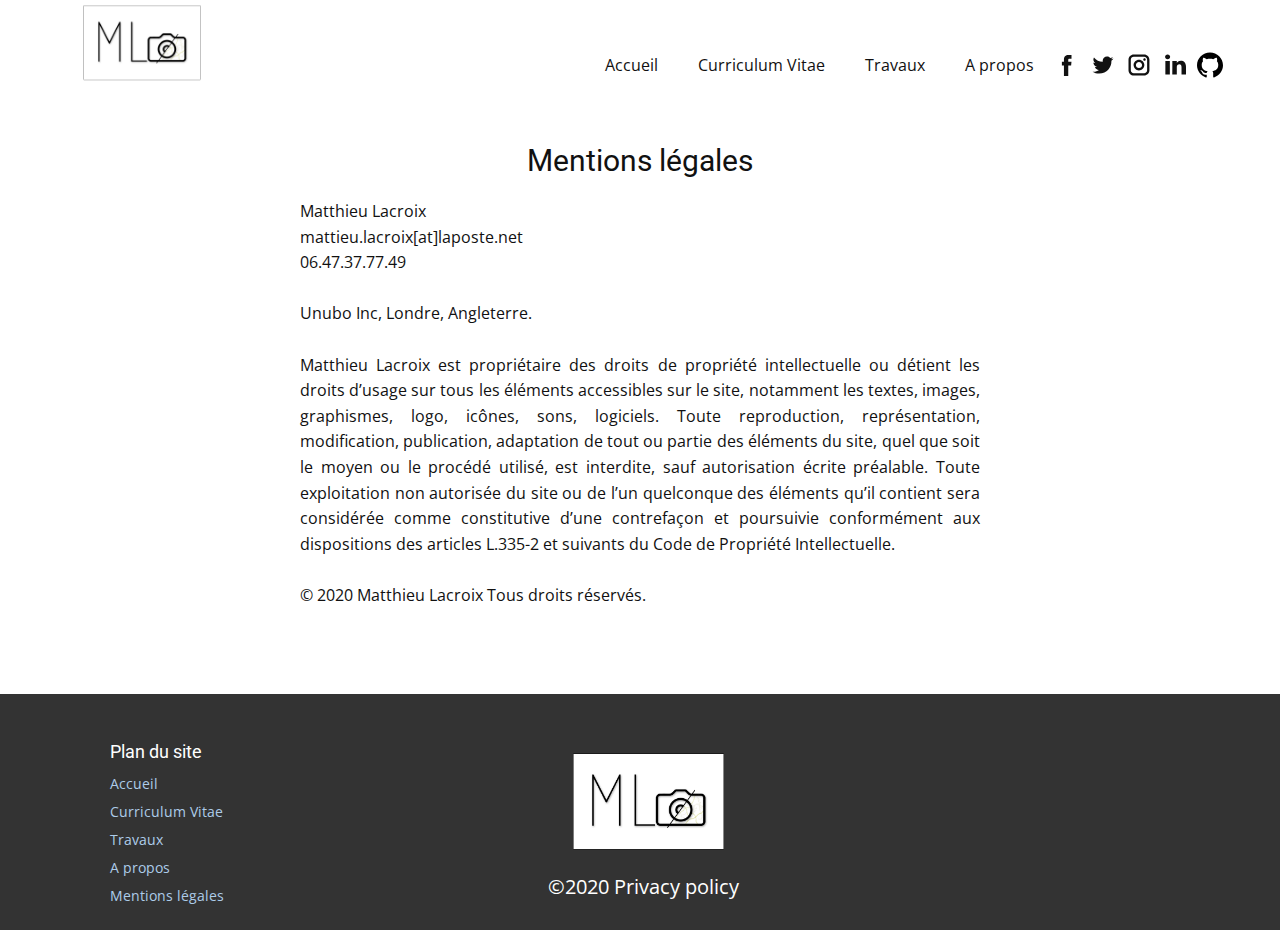
<file: Mentions-legales.html>
<!DOCTYPE html>
<html style="font-size: 16px;">
  <head>
    <meta name="viewport" content="width=device-width, initial-scale=1.0">
    <meta charset="utf-8">
    <meta name="keywords" content="">
    <meta name="description" content="">
    <meta name="page_type" content="np-template-header-footer-from-plugin">
    <title>Mentions legales</title>
    <link rel="stylesheet" href="nicepage.css" media="screen">
<link rel="stylesheet" href="Mentions-legales.css" media="screen">
    <script class="u-script" type="text/javascript" src="jquery.js" defer=""></script>
    <script class="u-script" type="text/javascript" src="nicepage.js" defer=""></script>
    <link id="u-google-font" rel="stylesheet" href="https://fonts.googleapis.com/css?family=Roboto:100,100i,300,300i,400,400i,500,500i,700,700i,900,900i|Open+Sans:300,300i,400,400i,600,600i,700,700i,800,800i">
    
    
    <script type="application/ld+json">{
		"@context": "http://schema.org",
		"@type": "Organization",
		"name": "Projet tutoré",
		"url": "index.html",
		"logo": "images/test.png",
		"sameAs": [
				"https://facebook.com/profile.php?id=100002064428899",
				"https://twitter.com/LaxMatthieu",
				"https://www.instagram.com/matthieulax/",
				"https://linkedin.com/in/matthieu-lacroix-004a01195/"
		]
}</script>
    <meta property="og:title" content="Mentions legales">
    <meta property="og:type" content="website">
    <meta name="theme-color" content="#478ac9">
    <link rel="canonical" href="index.html">
    <meta property="og:url" content="index.html">
    <meta name="twitter:site" content="@">
    <meta name="twitter:card" content="summary_large_image">
    <meta name="twitter:title" content="Mentions legales">
    <meta name="twitter:description" content="Projet tutoré">
  </head>
  <body class="u-body"><header class="u-align-center-sm u-align-center-xs u-clearfix u-header u-header" id="sec-e6d8"><div class="u-clearfix u-sheet u-sheet-1">
        <a href="Accueil.html" class="u-image u-logo u-image-1" data-image-width="600" data-image-height="600" title="Accueil">
          <img src="images/test.png" class="u-logo-image u-logo-image-1" data-image-width="133.6668">
        </a>
        <span class="u-icon u-icon-circle u-text-black u-icon-1" data-href="https://github.com/mattlax">
          <svg class="u-svg-link" preserveAspectRatio="xMidYMin slice" viewBox="0 0 24 24" style=""><use xmlns:xlink="http://www.w3.org/1999/xlink" xlink:href="#svg-cf69"></use></svg>
          <svg xmlns="http://www.w3.org/2000/svg" enable-background="new 0 0 24 24" viewBox="0 0 24 24" id="svg-cf69" class="u-svg-content"><path d="m12 .5c-6.63 0-12 5.28-12 11.792 0 5.211 3.438 9.63 8.205 11.188.6.111.82-.254.82-.567 0-.28-.01-1.022-.015-2.005-3.338.711-4.042-1.582-4.042-1.582-.546-1.361-1.335-1.725-1.335-1.725-1.087-.731.084-.716.084-.716 1.205.082 1.838 1.215 1.838 1.215 1.07 1.803 2.809 1.282 3.495.981.108-.763.417-1.282.76-1.577-2.665-.295-5.466-1.309-5.466-5.827 0-1.287.465-2.339 1.235-3.164-.135-.298-.54-1.497.105-3.121 0 0 1.005-.316 3.3 1.209.96-.262 1.98-.392 3-.398 1.02.006 2.04.136 3 .398 2.28-1.525 3.285-1.209 3.285-1.209.645 1.624.24 2.823.12 3.121.765.825 1.23 1.877 1.23 3.164 0 4.53-2.805 5.527-5.475 5.817.42.354.81 1.077.81 2.182 0 1.578-.015 2.846-.015 3.229 0 .309.21.678.825.56 4.801-1.548 8.236-5.97 8.236-11.173 0-6.512-5.373-11.792-12-11.792z" fill="currentColor"></path></svg>
        </span>
        <div class="u-social-icons u-spacing-10 u-social-icons-1">
          <a class="u-social-url" target="_blank" href="https://facebook.com/profile.php?id=100002064428899">
            <span class="u-icon u-icon-circle u-social-facebook u-social-type-logo u-icon-2">
              <svg class="u-svg-link" preserveAspectRatio="xMidYMin slice" viewBox="0 0 112 112" style=""><use xmlns:xlink="http://www.w3.org/1999/xlink" xlink:href="#svg-4e17"></use></svg>
              <svg x="0px" y="0px" viewBox="0 0 112 112" id="svg-4e17" class="u-svg-content"><path d="M75.5,28.8H65.4c-1.5,0-4,0.9-4,4.3v9.4h13.9l-1.5,15.8H61.4v45.1H42.8V58.3h-8.8V42.4h8.8V32.2 c0-7.4,3.4-18.8,18.8-18.8h13.8v15.4H75.5z"></path></svg>
            </span>
          </a>
          <a class="u-social-url" target="_blank" href="https://twitter.com/LaxMatthieu">
            <span class="u-icon u-icon-circle u-social-twitter u-social-type-logo u-icon-3">
              <svg class="u-svg-link" preserveAspectRatio="xMidYMin slice" viewBox="0 0 112 112" style=""><use xmlns:xlink="http://www.w3.org/1999/xlink" xlink:href="#svg-5e42"></use></svg>
              <svg x="0px" y="0px" viewBox="0 0 112 112" id="svg-5e42" class="u-svg-content"><path d="M92.2,38.2c0,0.8,0,1.6,0,2.3c0,24.3-18.6,52.4-52.6,52.4c-10.6,0.1-20.2-2.9-28.5-8.2 c1.4,0.2,2.9,0.2,4.4,0.2c8.7,0,16.7-2.9,23-7.9c-8.1-0.2-14.9-5.5-17.3-12.8c1.1,0.2,2.4,0.2,3.4,0.2c1.6,0,3.3-0.2,4.8-0.7 c-8.4-1.6-14.9-9.2-14.9-18c0-0.2,0-0.2,0-0.2c2.5,1.4,5.4,2.2,8.4,2.3c-5-3.3-8.3-8.9-8.3-15.4c0-3.4,1-6.5,2.5-9.2 c9.1,11.1,22.7,18.5,38,19.2c-0.2-1.4-0.4-2.8-0.4-4.3c0.1-10,8.3-18.2,18.5-18.2c5.4,0,10.1,2.2,13.5,5.7c4.3-0.8,8.1-2.3,11.7-4.5 c-1.4,4.3-4.3,7.9-8.1,10.1c3.7-0.4,7.3-1.4,10.6-2.9C98.9,32.3,95.7,35.5,92.2,38.2z"></path></svg>
            </span>
          </a>
          <a class="u-social-url" target="_blank" href="https://www.instagram.com/matthieulax/">
            <span class="u-icon u-icon-circle u-social-instagram u-social-type-logo u-icon-4">
              <svg class="u-svg-link" preserveAspectRatio="xMidYMin slice" viewBox="0 0 112 112" style=""><use xmlns:xlink="http://www.w3.org/1999/xlink" xlink:href="#svg-c5d1"></use></svg>
              <svg x="0px" y="0px" viewBox="0 0 112 112" id="svg-c5d1" class="u-svg-content"><path d="M55.9,32.9c-12.8,0-23.2,10.4-23.2,23.2s10.4,23.2,23.2,23.2s23.2-10.4,23.2-23.2S68.7,32.9,55.9,32.9z M55.9,69.4c-7.4,0-13.3-6-13.3-13.3c-0.1-7.4,6-13.3,13.3-13.3s13.3,6,13.3,13.3C69.3,63.5,63.3,69.4,55.9,69.4z"></path><path d="M79.7,26.8c-3,0-5.4,2.5-5.4,5.4s2.5,5.4,5.4,5.4c3,0,5.4-2.5,5.4-5.4S82.7,26.8,79.7,26.8z"></path><path d="M78.2,11H33.5C21,11,10.8,21.3,10.8,33.7v44.7c0,12.6,10.2,22.8,22.7,22.8h44.7c12.6,0,22.7-10.2,22.7-22.7 V33.7C100.8,21.1,90.6,11,78.2,11z M91,78.4c0,7.1-5.8,12.8-12.8,12.8H33.5c-7.1,0-12.8-5.8-12.8-12.8V33.7 c0-7.1,5.8-12.8,12.8-12.8h44.7c7.1,0,12.8,5.8,12.8,12.8V78.4z"></path></svg>
            </span>
          </a>
          <a class="u-social-url" target="_blank" href="https://linkedin.com/in/matthieu-lacroix-004a01195/">
            <span class="u-icon u-icon-circle u-social-linkedin u-social-type-logo u-icon-5">
              <svg class="u-svg-link" preserveAspectRatio="xMidYMin slice" viewBox="0 0 112 112" style=""><use xmlns:xlink="http://www.w3.org/1999/xlink" xlink:href="#svg-aed3"></use></svg>
              <svg x="0px" y="0px" viewBox="0 0 112 112" id="svg-aed3" class="u-svg-content"><path d="M33.8,96.8H14.5v-58h19.3V96.8z M24.1,30.9L24.1,30.9c-6.6,0-10.8-4.5-10.8-10.1c0-5.8,4.3-10.1,10.9-10.1 S34.9,15,35.1,20.8C35.1,26.4,30.8,30.9,24.1,30.9z M103.3,96.8H84.1v-31c0-7.8-2.7-13.1-9.8-13.1c-5.3,0-8.5,3.6-9.9,7.1 c-0.6,1.3-0.6,3-0.6,4.8V97H44.5c0,0,0.3-52.6,0-58h19.3v8.2c2.6-3.9,7.2-9.6,17.4-9.6c12.7,0,22.2,8.4,22.2,26.1V96.8z"></path></svg>
            </span>
          </a>
        </div>
        <nav class="u-align-left u-menu u-menu-dropdown u-offcanvas u-menu-1">
          <div class="menu-collapse" style="font-size: 1rem;">
            <a class="u-button-style u-nav-link" href="#">
              <svg class="u-svg-link" preserveAspectRatio="xMidYMin slice" viewBox="0 0 302 302" style="undefined"><use xmlns:xlink="http://www.w3.org/1999/xlink" xlink:href="#svg-8a8f"></use></svg>
              <svg xmlns="http://www.w3.org/2000/svg" xmlns:xlink="http://www.w3.org/1999/xlink" version="1.1" id="svg-8a8f" x="0px" y="0px" viewBox="0 0 302 302" style="enable-background:new 0 0 302 302;" xml:space="preserve" class="u-svg-content"><g><rect y="36" width="302" height="30"></rect><rect y="236" width="302" height="30"></rect><rect y="136" width="302" height="30"></rect>
</g><g></g><g></g><g></g><g></g><g></g><g></g><g></g><g></g><g></g><g></g><g></g><g></g><g></g><g></g><g></g></svg>
            </a>
          </div>
          <div class="u-custom-menu u-nav-container">
            <ul class="u-nav u-unstyled u-nav-1"><li class="u-nav-item"><a class="u-button-style u-nav-link u-text-active-palette-1-base u-text-hover-palette-2-base" href="Accueil.html" style="padding: 10px 20px;">Accueil</a>
</li><li class="u-nav-item"><a class="u-button-style u-nav-link u-text-active-palette-1-base u-text-hover-palette-2-base" href="Curriculum-Vitae.html" style="padding: 10px 20px;">Curriculum Vitae</a>
</li><li class="u-nav-item"><a class="u-button-style u-nav-link u-text-active-palette-1-base u-text-hover-palette-2-base" href="Travaux.html" style="padding: 10px 20px;">Travaux</a>
</li><li class="u-nav-item"><a class="u-button-style u-nav-link u-text-active-palette-1-base u-text-hover-palette-2-base" href="A-propos.html" style="padding: 10px 20px;">A propos</a><div class="u-nav-popup"><ul class="u-h-spacing-20 u-nav u-unstyled u-v-spacing-10 u-nav-2"><li class="u-nav-item"><a class="u-button-style u-nav-link u-white" href="Mentions-legales.html">Mentions légales</a>
</li></ul>
</div>
</li></ul>
          </div>
          <div class="u-custom-menu u-nav-container-collapse">
            <div class="u-align-center u-black u-container-style u-inner-container-layout u-opacity u-opacity-95 u-sidenav">
              <div class="u-menu-close"></div>
              <ul class="u-align-center u-nav u-popupmenu-items u-unstyled u-nav-3"><li class="u-nav-item"><a class="u-button-style u-nav-link" href="Accueil.html" style="padding: 10px 20px;">Accueil</a>
</li><li class="u-nav-item"><a class="u-button-style u-nav-link" href="Curriculum-Vitae.html" style="padding: 10px 20px;">Curriculum Vitae</a>
</li><li class="u-nav-item"><a class="u-button-style u-nav-link" href="Travaux.html" style="padding: 10px 20px;">Travaux</a>
</li><li class="u-nav-item"><a class="u-button-style u-nav-link" href="A-propos.html" style="padding: 10px 20px;">A propos</a><div class="u-nav-popup"><ul class="u-h-spacing-20 u-nav u-unstyled u-v-spacing-10 u-nav-4"><li class="u-nav-item"><a class="u-button-style u-nav-link" href="Mentions-legales.html">Mentions légales</a>
</li></ul>
</div>
</li></ul>
            </div>
            <div class="u-black u-menu-overlay u-opacity u-opacity-70"></div>
          </div>
        </nav>
      </div></header>
    <section class="u-align-center u-clearfix u-section-1" id="sec-7672">
      <div class="u-clearfix u-sheet u-valign-middle u-sheet-1">
        <h3 class="u-text u-text-1">Mentions légales</h3>
        <p class="u-align-justify u-text u-text-2">Matthieu Lacroix
          <br>mattieu.lacroix[at]laposte.net
          <br>06.47.37.77.49
          <br>
          <br>Unubo Inc, Londre, Angleterre.&nbsp;
          <br>
          <br>Matthieu Lacroix est propriétaire des droits de propriété intellectuelle ou détient les droits d’usage sur tous les éléments accessibles sur le site, notamment les textes, images, graphismes, logo, icônes, sons, logiciels. Toute reproduction, représentation, modification, publication, adaptation de tout ou partie des éléments du site, quel que soit le moyen ou le procédé utilisé, est interdite, sauf autorisation écrite préalable. Toute exploitation non autorisée du site ou de l’un quelconque des éléments qu’il contient sera considérée comme constitutive d’une contrefaçon et poursuivie conformément aux dispositions des articles L.335-2 et suivants du Code de Propriété Intellectuelle.
          <br>
          <br>© 2020 Matthieu Lacroix Tous droits réservés.
          <br>
          <br>
        </p>
      </div>
    </section>
    
    
    <footer class="u-align-center-sm u-align-center-xs u-clearfix u-footer u-grey-80" id="sec-0f9b"><div class="u-clearfix u-sheet u-valign-middle-sm u-valign-middle-xs u-sheet-1">
        <div class="u-clearfix u-expanded-width u-gutter-30 u-layout-wrap u-layout-wrap-1">
          <div class="u-gutter-0 u-layout">
            <div class="u-layout-row">
              <div class="u-align-center-sm u-align-center-xs u-align-left-lg u-align-left-md u-align-left-xl u-container-style u-layout-cell u-left-cell u-size-15 u-size-30-md u-layout-cell-1">
                <div class="u-container-layout u-valign-top u-container-layout-1"><!--position-->
                  <div data-position="" class="u-position u-position-1"><!--block-->
                    <div class="u-block">
                      <div class="u-block-container u-clearfix"><!--block_header-->
                        <h5 class="u-block-header u-text u-text-1"><!--block_header_content-->
                Plan du site<!--/block_header_content--></h5><!--/block_header--><!--block_content-->
                        <div class="u-block-content u-text u-text-2"><!--block_content_content-->
                          <a href="Accueil.html">
                Accueil</a>
                          <br>
                          <a href="Travaux.html">Curriculum Vitae
                            <br>Travaux
                          </a>
                          <br>
                          <a href="A-propos.html">A propos</a>
                          <br>
                          <a href="Mentions-legales.html">Mentions légales</a><!--/block_content_content-->
                        </div><!--/block_content-->
                      </div>
                    </div><!--/block-->
                  </div><!--/position-->
                </div>
              </div>
              <div class="u-align-center-sm u-align-center-xs u-align-left-lg u-align-left-md u-align-left-xl u-container-style u-layout-cell u-size-15 u-size-30-md u-layout-cell-2">
                <div class="u-container-layout u-container-layout-2">
                  <a href="Accueil.html" class="u-image u-image-default u-logo u-image-1" data-image-width="600" data-image-height="600" title="accueil">
                    <img src="images/test.png" class="u-logo-image u-logo-image-1" data-image-width="172.8573">
                  </a><!--position-->
                  <div data-position="" class="u-position u-position-2"><!--block-->
                    <div class="u-block">
                      <div class="u-block-container u-clearfix"><!--block_header-->
                        <h5 class="u-block-header u-text u-text-3"><!--block_header_content--><!--/block_header_content--></h5><!--/block_header--><!--block_content-->
                        <div class="u-block-content u-text u-text-4"><!--block_content_content--><!--/block_content_content--></div><!--/block_content-->
                      </div>
                    </div><!--/block-->
                  </div><!--/position-->
                </div>
              </div>
              <div class="u-align-center-sm u-align-center-xs u-align-left-lg u-align-left-md u-align-left-xl u-container-style u-layout-cell u-size-15 u-size-30-md u-layout-cell-3">
                <div class="u-container-layout u-container-layout-3"><!--position-->
                  <div data-position="" class="u-position u-position-3"><!--block-->
                    <div class="u-block">
                      <div class="u-block-container u-clearfix"><!--block_header-->
                        <h5 class="u-block-header u-text u-text-5"><!--block_header_content--><!--/block_header_content--></h5><!--/block_header--><!--block_content-->
                        <div class="u-block-content u-text u-text-6"><!--block_content_content--><!--/block_content_content--></div><!--/block_content-->
                      </div>
                    </div><!--/block-->
                  </div><!--/position-->
                  <p class="u-text u-text-7">©2020 Privacy policy</p>
                </div>
              </div>
              <div class="u-align-center-sm u-align-center-xs u-align-left-lg u-align-left-md u-align-left-xl u-container-style u-layout-cell u-right-cell u-size-15 u-size-30-md u-layout-cell-4">
                <div class="u-container-layout u-valign-top u-container-layout-4"><!--position-->
                  <div data-position="" class="u-position u-position-4"><!--block-->
                    <div class="u-block">
                      <div class="u-block-container u-clearfix"><!--block_header-->
                        <h5 class="u-block-header u-text u-text-8"><!--block_header_content--><!--/block_header_content--></h5><!--/block_header--><!--block_content-->
                        <div class="u-block-content u-text u-text-9"><!--block_content_content--><!--/block_content_content--></div><!--/block_content-->
                      </div>
                    </div><!--/block-->
                  </div><!--/position-->
                </div>
              </div>
            </div>
          </div>
        </div>
      </div></footer>
  </body>
</html>
</file>
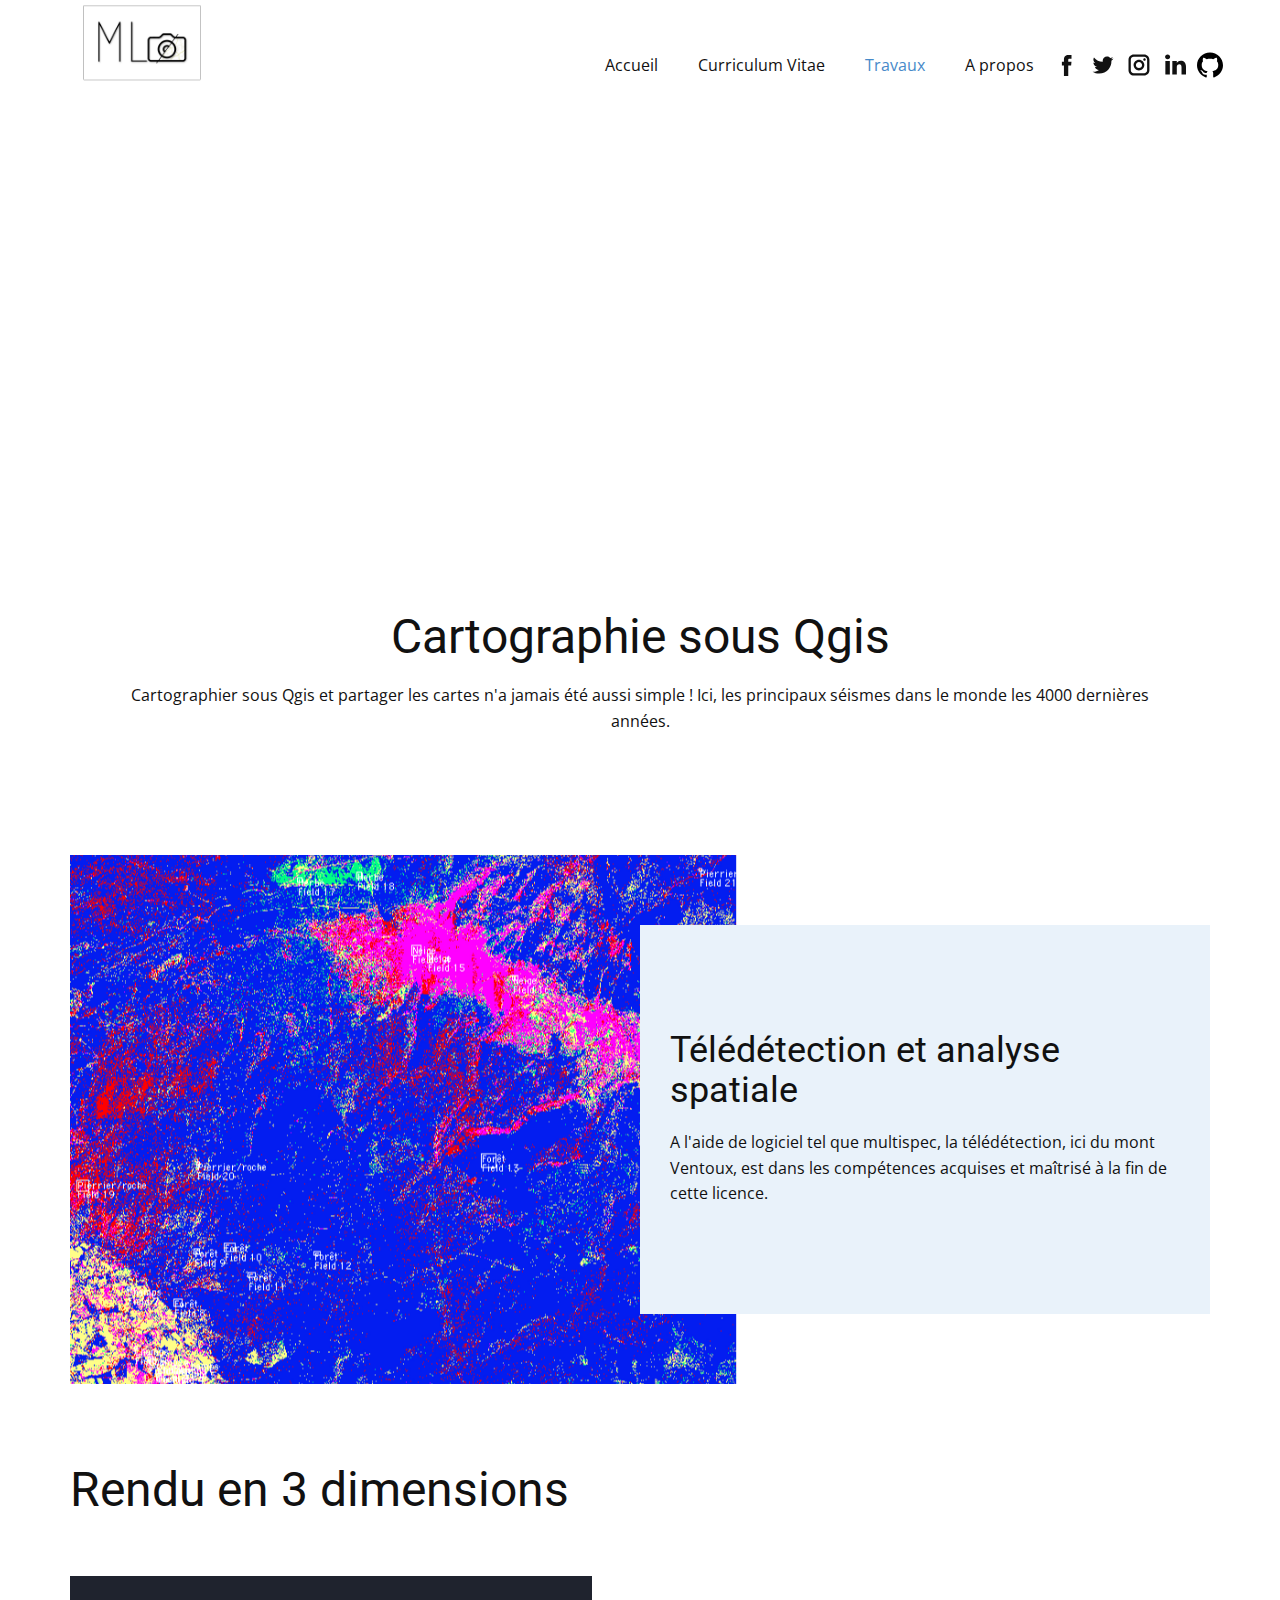
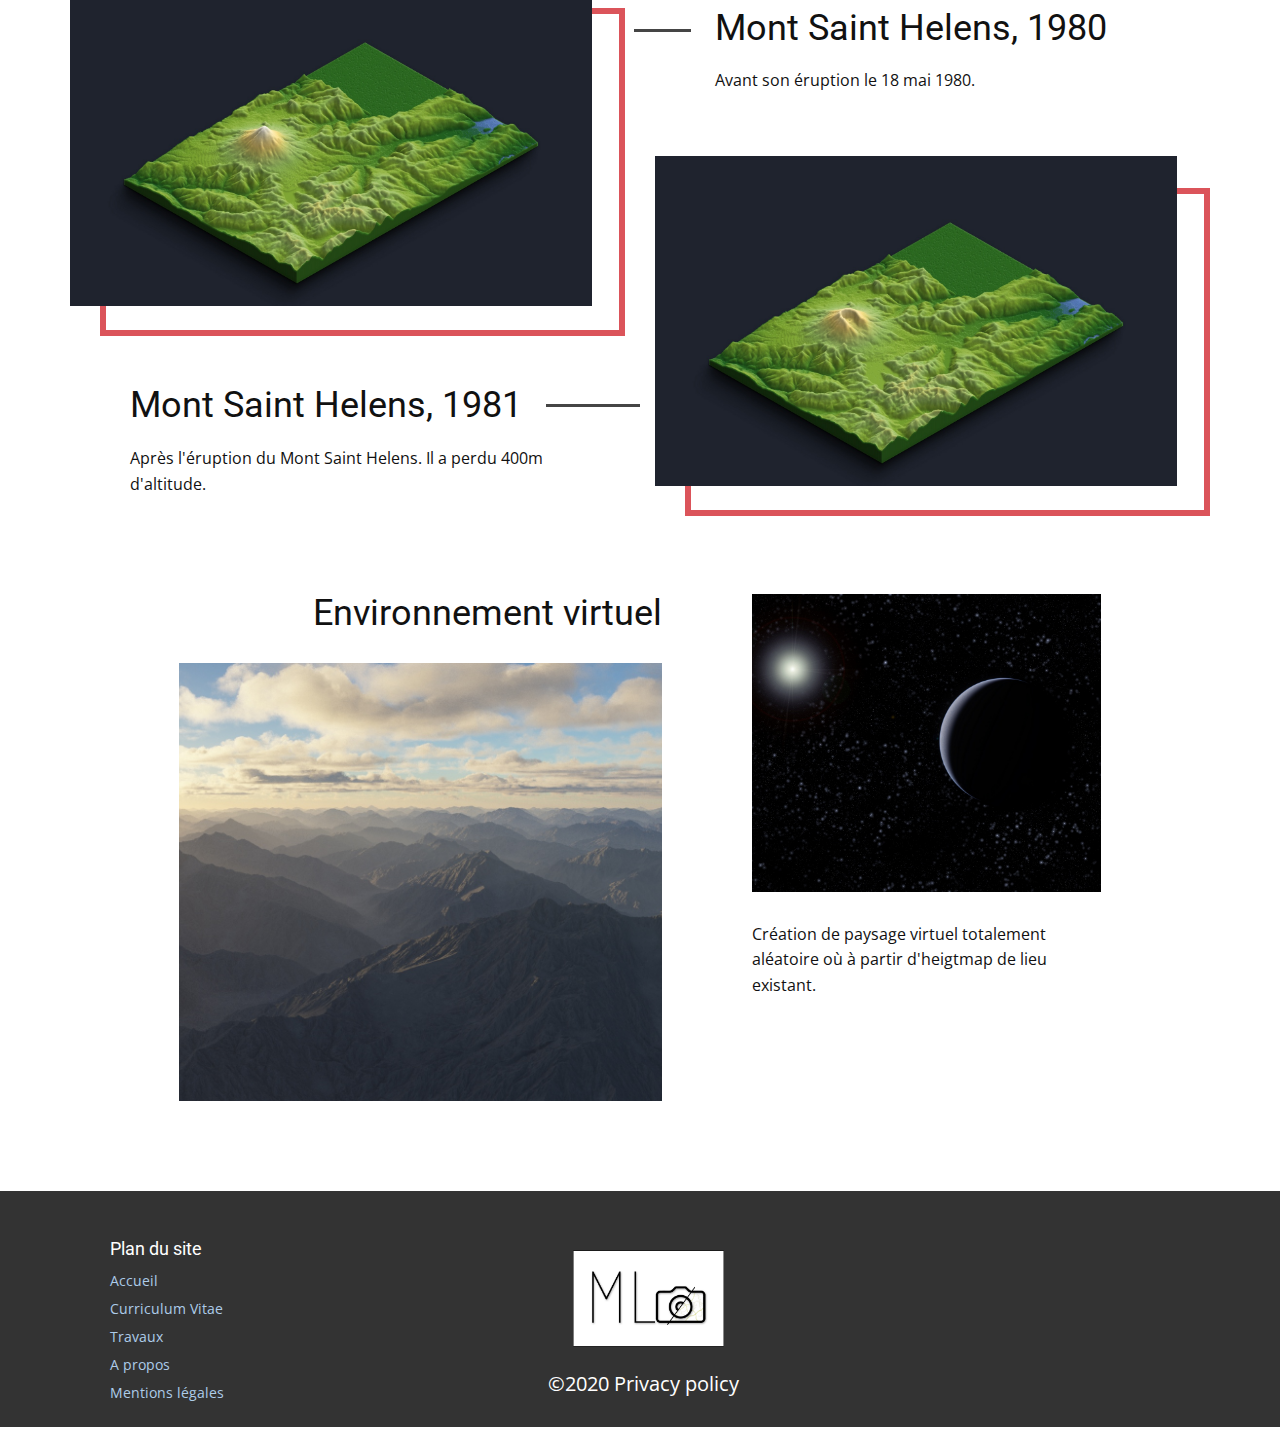
<file: Travaux.html>
<!DOCTYPE html>
<html style="font-size: 16px;">
  <head>
    <meta name="viewport" content="width=device-width, initial-scale=1.0">
    <meta charset="utf-8">
    <meta name="keywords" content="">
    <meta name="description" content="">
    <meta name="page_type" content="np-template-header-footer-from-plugin">
    <title>Travaux</title>
    <link rel="stylesheet" href="nicepage.css" media="screen">
<link rel="stylesheet" href="Travaux.css" media="screen">
    <script class="u-script" type="text/javascript" src="jquery.js" defer=""></script>
    <script class="u-script" type="text/javascript" src="nicepage.js" defer=""></script>
    <link id="u-google-font" rel="stylesheet" href="https://fonts.googleapis.com/css?family=Roboto:100,100i,300,300i,400,400i,500,500i,700,700i,900,900i|Open+Sans:300,300i,400,400i,600,600i,700,700i,800,800i">
    
    
    
    
    
    <script type="application/ld+json">{
		"@context": "http://schema.org",
		"@type": "Organization",
		"name": "Projet tutoré",
		"url": "index.html",
		"logo": "images/test.png",
		"sameAs": [
				"https://facebook.com/profile.php?id=100002064428899",
				"https://twitter.com/LaxMatthieu",
				"https://www.instagram.com/matthieulax/",
				"https://linkedin.com/in/matthieu-lacroix-004a01195/"
		]
}</script>
    <meta property="og:title" content="Travaux">
    <meta property="og:type" content="website">
    <meta name="theme-color" content="#478ac9">
    <link rel="canonical" href="index.html">
    <meta property="og:url" content="index.html">
    <meta name="twitter:site" content="@">
    <meta name="twitter:card" content="summary_large_image">
    <meta name="twitter:title" content="Travaux">
    <meta name="twitter:description" content="Projet tutoré">
  </head>
  <body class="u-body"><header class="u-align-center-sm u-align-center-xs u-clearfix u-header u-header" id="sec-e6d8"><div class="u-clearfix u-sheet u-sheet-1">
        <a href="Accueil.html" class="u-image u-logo u-image-1" data-image-width="600" data-image-height="600" title="Accueil">
          <img src="images/test.png" class="u-logo-image u-logo-image-1" data-image-width="133.6668">
        </a>
        <span class="u-icon u-icon-circle u-text-black u-icon-1" data-href="https://github.com/mattlax">
          <svg class="u-svg-link" preserveAspectRatio="xMidYMin slice" viewBox="0 0 24 24" style=""><use xmlns:xlink="http://www.w3.org/1999/xlink" xlink:href="#svg-cf69"></use></svg>
          <svg xmlns="http://www.w3.org/2000/svg" enable-background="new 0 0 24 24" viewBox="0 0 24 24" id="svg-cf69" class="u-svg-content"><path d="m12 .5c-6.63 0-12 5.28-12 11.792 0 5.211 3.438 9.63 8.205 11.188.6.111.82-.254.82-.567 0-.28-.01-1.022-.015-2.005-3.338.711-4.042-1.582-4.042-1.582-.546-1.361-1.335-1.725-1.335-1.725-1.087-.731.084-.716.084-.716 1.205.082 1.838 1.215 1.838 1.215 1.07 1.803 2.809 1.282 3.495.981.108-.763.417-1.282.76-1.577-2.665-.295-5.466-1.309-5.466-5.827 0-1.287.465-2.339 1.235-3.164-.135-.298-.54-1.497.105-3.121 0 0 1.005-.316 3.3 1.209.96-.262 1.98-.392 3-.398 1.02.006 2.04.136 3 .398 2.28-1.525 3.285-1.209 3.285-1.209.645 1.624.24 2.823.12 3.121.765.825 1.23 1.877 1.23 3.164 0 4.53-2.805 5.527-5.475 5.817.42.354.81 1.077.81 2.182 0 1.578-.015 2.846-.015 3.229 0 .309.21.678.825.56 4.801-1.548 8.236-5.97 8.236-11.173 0-6.512-5.373-11.792-12-11.792z" fill="currentColor"></path></svg>
        </span>
        <div class="u-social-icons u-spacing-10 u-social-icons-1">
          <a class="u-social-url" target="_blank" href="https://facebook.com/profile.php?id=100002064428899">
            <span class="u-icon u-icon-circle u-social-facebook u-social-type-logo u-icon-2">
              <svg class="u-svg-link" preserveAspectRatio="xMidYMin slice" viewBox="0 0 112 112" style=""><use xmlns:xlink="http://www.w3.org/1999/xlink" xlink:href="#svg-4e17"></use></svg>
              <svg x="0px" y="0px" viewBox="0 0 112 112" id="svg-4e17" class="u-svg-content"><path d="M75.5,28.8H65.4c-1.5,0-4,0.9-4,4.3v9.4h13.9l-1.5,15.8H61.4v45.1H42.8V58.3h-8.8V42.4h8.8V32.2 c0-7.4,3.4-18.8,18.8-18.8h13.8v15.4H75.5z"></path></svg>
            </span>
          </a>
          <a class="u-social-url" target="_blank" href="https://twitter.com/LaxMatthieu">
            <span class="u-icon u-icon-circle u-social-twitter u-social-type-logo u-icon-3">
              <svg class="u-svg-link" preserveAspectRatio="xMidYMin slice" viewBox="0 0 112 112" style=""><use xmlns:xlink="http://www.w3.org/1999/xlink" xlink:href="#svg-5e42"></use></svg>
              <svg x="0px" y="0px" viewBox="0 0 112 112" id="svg-5e42" class="u-svg-content"><path d="M92.2,38.2c0,0.8,0,1.6,0,2.3c0,24.3-18.6,52.4-52.6,52.4c-10.6,0.1-20.2-2.9-28.5-8.2 c1.4,0.2,2.9,0.2,4.4,0.2c8.7,0,16.7-2.9,23-7.9c-8.1-0.2-14.9-5.5-17.3-12.8c1.1,0.2,2.4,0.2,3.4,0.2c1.6,0,3.3-0.2,4.8-0.7 c-8.4-1.6-14.9-9.2-14.9-18c0-0.2,0-0.2,0-0.2c2.5,1.4,5.4,2.2,8.4,2.3c-5-3.3-8.3-8.9-8.3-15.4c0-3.4,1-6.5,2.5-9.2 c9.1,11.1,22.7,18.5,38,19.2c-0.2-1.4-0.4-2.8-0.4-4.3c0.1-10,8.3-18.2,18.5-18.2c5.4,0,10.1,2.2,13.5,5.7c4.3-0.8,8.1-2.3,11.7-4.5 c-1.4,4.3-4.3,7.9-8.1,10.1c3.7-0.4,7.3-1.4,10.6-2.9C98.9,32.3,95.7,35.5,92.2,38.2z"></path></svg>
            </span>
          </a>
          <a class="u-social-url" target="_blank" href="https://www.instagram.com/matthieulax/">
            <span class="u-icon u-icon-circle u-social-instagram u-social-type-logo u-icon-4">
              <svg class="u-svg-link" preserveAspectRatio="xMidYMin slice" viewBox="0 0 112 112" style=""><use xmlns:xlink="http://www.w3.org/1999/xlink" xlink:href="#svg-c5d1"></use></svg>
              <svg x="0px" y="0px" viewBox="0 0 112 112" id="svg-c5d1" class="u-svg-content"><path d="M55.9,32.9c-12.8,0-23.2,10.4-23.2,23.2s10.4,23.2,23.2,23.2s23.2-10.4,23.2-23.2S68.7,32.9,55.9,32.9z M55.9,69.4c-7.4,0-13.3-6-13.3-13.3c-0.1-7.4,6-13.3,13.3-13.3s13.3,6,13.3,13.3C69.3,63.5,63.3,69.4,55.9,69.4z"></path><path d="M79.7,26.8c-3,0-5.4,2.5-5.4,5.4s2.5,5.4,5.4,5.4c3,0,5.4-2.5,5.4-5.4S82.7,26.8,79.7,26.8z"></path><path d="M78.2,11H33.5C21,11,10.8,21.3,10.8,33.7v44.7c0,12.6,10.2,22.8,22.7,22.8h44.7c12.6,0,22.7-10.2,22.7-22.7 V33.7C100.8,21.1,90.6,11,78.2,11z M91,78.4c0,7.1-5.8,12.8-12.8,12.8H33.5c-7.1,0-12.8-5.8-12.8-12.8V33.7 c0-7.1,5.8-12.8,12.8-12.8h44.7c7.1,0,12.8,5.8,12.8,12.8V78.4z"></path></svg>
            </span>
          </a>
          <a class="u-social-url" target="_blank" href="https://linkedin.com/in/matthieu-lacroix-004a01195/">
            <span class="u-icon u-icon-circle u-social-linkedin u-social-type-logo u-icon-5">
              <svg class="u-svg-link" preserveAspectRatio="xMidYMin slice" viewBox="0 0 112 112" style=""><use xmlns:xlink="http://www.w3.org/1999/xlink" xlink:href="#svg-aed3"></use></svg>
              <svg x="0px" y="0px" viewBox="0 0 112 112" id="svg-aed3" class="u-svg-content"><path d="M33.8,96.8H14.5v-58h19.3V96.8z M24.1,30.9L24.1,30.9c-6.6,0-10.8-4.5-10.8-10.1c0-5.8,4.3-10.1,10.9-10.1 S34.9,15,35.1,20.8C35.1,26.4,30.8,30.9,24.1,30.9z M103.3,96.8H84.1v-31c0-7.8-2.7-13.1-9.8-13.1c-5.3,0-8.5,3.6-9.9,7.1 c-0.6,1.3-0.6,3-0.6,4.8V97H44.5c0,0,0.3-52.6,0-58h19.3v8.2c2.6-3.9,7.2-9.6,17.4-9.6c12.7,0,22.2,8.4,22.2,26.1V96.8z"></path></svg>
            </span>
          </a>
        </div>
        <nav class="u-align-left u-menu u-menu-dropdown u-offcanvas u-menu-1">
          <div class="menu-collapse" style="font-size: 1rem;">
            <a class="u-button-style u-nav-link" href="#">
              <svg class="u-svg-link" preserveAspectRatio="xMidYMin slice" viewBox="0 0 302 302" style="undefined"><use xmlns:xlink="http://www.w3.org/1999/xlink" xlink:href="#svg-8a8f"></use></svg>
              <svg xmlns="http://www.w3.org/2000/svg" xmlns:xlink="http://www.w3.org/1999/xlink" version="1.1" id="svg-8a8f" x="0px" y="0px" viewBox="0 0 302 302" style="enable-background:new 0 0 302 302;" xml:space="preserve" class="u-svg-content"><g><rect y="36" width="302" height="30"></rect><rect y="236" width="302" height="30"></rect><rect y="136" width="302" height="30"></rect>
</g><g></g><g></g><g></g><g></g><g></g><g></g><g></g><g></g><g></g><g></g><g></g><g></g><g></g><g></g><g></g></svg>
            </a>
          </div>
          <div class="u-custom-menu u-nav-container">
            <ul class="u-nav u-unstyled u-nav-1"><li class="u-nav-item"><a class="u-button-style u-nav-link u-text-active-palette-1-base u-text-hover-palette-2-base" href="Accueil.html" style="padding: 10px 20px;">Accueil</a>
</li><li class="u-nav-item"><a class="u-button-style u-nav-link u-text-active-palette-1-base u-text-hover-palette-2-base" href="Curriculum-Vitae.html" style="padding: 10px 20px;">Curriculum Vitae</a>
</li><li class="u-nav-item"><a class="u-button-style u-nav-link u-text-active-palette-1-base u-text-hover-palette-2-base" href="Travaux.html" style="padding: 10px 20px;">Travaux</a>
</li><li class="u-nav-item"><a class="u-button-style u-nav-link u-text-active-palette-1-base u-text-hover-palette-2-base" href="A-propos.html" style="padding: 10px 20px;">A propos</a><div class="u-nav-popup"><ul class="u-h-spacing-20 u-nav u-unstyled u-v-spacing-10 u-nav-2"><li class="u-nav-item"><a class="u-button-style u-nav-link u-white" href="Mentions-legales.html">Mentions légales</a>
</li></ul>
</div>
</li></ul>
          </div>
          <div class="u-custom-menu u-nav-container-collapse">
            <div class="u-align-center u-black u-container-style u-inner-container-layout u-opacity u-opacity-95 u-sidenav">
              <div class="u-menu-close"></div>
              <ul class="u-align-center u-nav u-popupmenu-items u-unstyled u-nav-3"><li class="u-nav-item"><a class="u-button-style u-nav-link" href="Accueil.html" style="padding: 10px 20px;">Accueil</a>
</li><li class="u-nav-item"><a class="u-button-style u-nav-link" href="Curriculum-Vitae.html" style="padding: 10px 20px;">Curriculum Vitae</a>
</li><li class="u-nav-item"><a class="u-button-style u-nav-link" href="Travaux.html" style="padding: 10px 20px;">Travaux</a>
</li><li class="u-nav-item"><a class="u-button-style u-nav-link" href="A-propos.html" style="padding: 10px 20px;">A propos</a><div class="u-nav-popup"><ul class="u-h-spacing-20 u-nav u-unstyled u-v-spacing-10 u-nav-4"><li class="u-nav-item"><a class="u-button-style u-nav-link" href="Mentions-legales.html">Mentions légales</a>
</li></ul>
</div>
</li></ul>
            </div>
            <div class="u-black u-menu-overlay u-opacity u-opacity-70"></div>
          </div>
        </nav>
      </div></header>
    <section class="u-clearfix u-section-1" id="sec-4fb5">
      <div class="u-clearfix u-sheet u-sheet-1">
        <div class="u-clearfix u-custom-html u-custom-html-1">
          <iframe width="610" height="440" src="https://mattlax.github.io/Qgis2web/" frameborder="0" allowfullscreen="true"></iframe>
        </div>
        <h1 class="u-text u-text-default u-text-1">Cartographie sous Qgis</h1>
        <p class="u-align-center u-text u-text-2"> Cartographier sous Qgis et partager les cartes n'a jamais été aussi simple ! Ici, les principaux séismes dans le monde les 4000 dernières années.</p>
      </div>
    </section>
    <section class="u-clearfix u-section-2" id="sec-55d7">
      <div class="u-clearfix u-sheet u-sheet-1">
        <div class="u-clearfix u-expanded-width u-gutter-0 u-layout-wrap u-layout-wrap-1">
          <div class="u-layout">
            <div class="u-layout-row">
              <div class="u-size-30">
                <div class="u-layout-col">
                  <div class="u-container-style u-expand-resize u-layout-cell u-left-cell u-size-60 u-layout-cell-1">
                    <div class="u-container-layout">
                      <img class="u-expanded-height-lg u-expanded-height-md u-expanded-height-xl u-image u-image-1" src="images/derniereclass.jpg" data-image-width="1460" data-image-height="1278">
                    </div>
                  </div>
                </div>
              </div>
              <div class="u-size-30">
                <div class="u-layout-col">
                  <div class="u-container-style u-hidden-sm u-hidden-xs u-layout-cell u-right-cell u-size-20 u-layout-cell-2">
                    <div class="u-container-layout u-container-layout-2"></div>
                  </div>
                  <div class="u-align-left u-container-style u-layout-cell u-palette-1-light-3 u-right-cell u-size-20 u-layout-cell-3">
                    <div class="u-container-layout u-valign-middle u-container-layout-3">
                      <h2 class="u-text u-text-1">Télédétection et analyse spatiale</h2>
                      <p class="u-text u-text-2">A l'aide de logiciel tel que multispec, la télédétection, ici du mont Ventoux, est dans les compétences acquises et maîtrisé à la fin de cette licence.</p>
                    </div>
                  </div>
                  <div class="u-container-style u-hidden-sm u-hidden-xs u-layout-cell u-right-cell u-size-20 u-layout-cell-4">
                    <div class="u-container-layout u-container-layout-4"></div>
                  </div>
                </div>
              </div>
            </div>
          </div>
        </div>
      </div>
    </section>
    <section class="u-clearfix u-section-3" id="sec-1e28">
      <div class="u-clearfix u-sheet u-sheet-1">
        <h1 class="u-text u-text-default u-text-1">Rendu en 3 dimensions</h1>
        <div class="u-clearfix u-expanded-width u-gutter-30 u-layout-wrap u-layout-wrap-1">
          <div class="u-layout">
            <div class="u-layout-row">
              <div class="u-size-30 u-size-60-md">
                <div class="u-layout-col">
                  <div class="u-align-left u-container-style u-layout-cell u-left-cell u-size-40 u-layout-cell-1">
                    <div class="u-container-layout">
                      <div class="u-align-left u-border-6 u-border-palette-2-base u-shape u-shape-1"></div>
                      <img src="images/my_3d_terrain_2BB.jpg" alt="" class="u-align-left u-image u-image-1" data-image-width="1937" data-image-height="1376">
                    </div>
                  </div>
                  <div class="u-align-left u-container-style u-layout-cell u-left-cell u-size-20 u-layout-cell-2">
                    <div class="u-container-layout u-container-layout-2">
                      <div class="u-border-3 u-border-grey-dark-1 u-line u-line-horizontal u-line-1"></div>
                      <h2 class="u-text u-text-2">Mont Saint Helens, 1981</h2>
                      <p class="u-text u-text-3">Après l'éruption du Mont Saint Helens. Il a perdu 400m d'altitude.</p>
                    </div>
                  </div>
                </div>
              </div>
              <div class="u-size-30 u-size-60-md">
                <div class="u-layout-col">
                  <div class="u-align-left u-container-style u-layout-cell u-right-cell u-size-20 u-layout-cell-3">
                    <div class="u-container-layout u-valign-middle u-container-layout-3">
                      <h2 class="u-text u-text-4">Mont Saint Helens, 1980</h2>
                      <p class="u-align-left-md u-expanded-width-md u-text u-text-5">Avant son éruption le 18 mai 1980.</p>
                    </div>
                  </div>
                  <div class="u-align-left u-container-style u-layout-cell u-right-cell u-size-40 u-layout-cell-4">
                    <div class="u-container-layout">
                      <div class="u-align-left u-border-6 u-border-palette-2-base u-shape u-shape-2"></div>
                      <img src="images/testavant.jpg" alt="" class="u-align-left u-image u-image-2" data-image-width="1600" data-image-height="1137">
                    </div>
                  </div>
                </div>
              </div>
            </div>
          </div>
        </div>
        <div class="u-border-3 u-border-grey-dark-1 u-line u-line-horizontal u-line-2"></div>
      </div>
    </section>
    <section class="u-clearfix u-section-4" id="sec-63e9">
      <div class="u-clearfix u-sheet u-valign-middle u-sheet-1">
        <div class="u-clearfix u-gutter-30 u-layout-wrap u-layout-wrap-1">
          <div class="u-layout">
            <div class="u-layout-row">
              <div class="u-align-left-sm u-align-left-xs u-align-right-lg u-align-right-md u-align-right-xl u-container-style u-layout-cell u-left-cell u-size-34 u-layout-cell-1">
                <div class="u-container-layout u-valign-bottom u-container-layout-1">
                  <h2 class="u-text u-text-1">Environnement virtuel</h2>
                  <img src="images/bb2.jpg" alt="" class="u-align-left u-expanded-width u-image u-image-1" data-image-width="1600" data-image-height="900">
                </div>
              </div>
              <div class="u-align-left u-container-style u-layout-cell u-right-cell u-size-26 u-layout-cell-2">
                <div class="u-container-layout u-valign-top u-container-layout-2">
                  <img src="images/image8b.jpg" alt="" class="u-align-left u-expanded-width u-image u-image-2" data-image-width="1600" data-image-height="900">
                  <p class="u-text u-text-2"> Création de paysage virtuel totalement aléatoire où à partir d'heigtmap de lieu existant.</p>
                </div>
              </div>
            </div>
          </div>
        </div>
      </div>
    </section>
    
    
    <footer class="u-align-center-sm u-align-center-xs u-clearfix u-footer u-grey-80" id="sec-0f9b"><div class="u-clearfix u-sheet u-valign-middle-sm u-valign-middle-xs u-sheet-1">
        <div class="u-clearfix u-expanded-width u-gutter-30 u-layout-wrap u-layout-wrap-1">
          <div class="u-gutter-0 u-layout">
            <div class="u-layout-row">
              <div class="u-align-center-sm u-align-center-xs u-align-left-lg u-align-left-md u-align-left-xl u-container-style u-layout-cell u-left-cell u-size-15 u-size-30-md u-layout-cell-1">
                <div class="u-container-layout u-valign-top u-container-layout-1"><!--position-->
                  <div data-position="" class="u-position u-position-1"><!--block-->
                    <div class="u-block">
                      <div class="u-block-container u-clearfix"><!--block_header-->
                        <h5 class="u-block-header u-text u-text-1"><!--block_header_content-->
                Plan du site<!--/block_header_content--></h5><!--/block_header--><!--block_content-->
                        <div class="u-block-content u-text u-text-2"><!--block_content_content-->
                          <a href="Accueil.html">
                Accueil</a>
                          <br>
                          <a href="Travaux.html">Curriculum Vitae
                            <br>Travaux
                          </a>
                          <br>
                          <a href="A-propos.html">A propos</a>
                          <br>
                          <a href="Mentions-legales.html">Mentions légales</a><!--/block_content_content-->
                        </div><!--/block_content-->
                      </div>
                    </div><!--/block-->
                  </div><!--/position-->
                </div>
              </div>
              <div class="u-align-center-sm u-align-center-xs u-align-left-lg u-align-left-md u-align-left-xl u-container-style u-layout-cell u-size-15 u-size-30-md u-layout-cell-2">
                <div class="u-container-layout u-container-layout-2">
                  <a href="Accueil.html" class="u-image u-image-default u-logo u-image-1" data-image-width="600" data-image-height="600" title="accueil">
                    <img src="images/test.png" class="u-logo-image u-logo-image-1" data-image-width="172.8573">
                  </a><!--position-->
                  <div data-position="" class="u-position u-position-2"><!--block-->
                    <div class="u-block">
                      <div class="u-block-container u-clearfix"><!--block_header-->
                        <h5 class="u-block-header u-text u-text-3"><!--block_header_content--><!--/block_header_content--></h5><!--/block_header--><!--block_content-->
                        <div class="u-block-content u-text u-text-4"><!--block_content_content--><!--/block_content_content--></div><!--/block_content-->
                      </div>
                    </div><!--/block-->
                  </div><!--/position-->
                </div>
              </div>
              <div class="u-align-center-sm u-align-center-xs u-align-left-lg u-align-left-md u-align-left-xl u-container-style u-layout-cell u-size-15 u-size-30-md u-layout-cell-3">
                <div class="u-container-layout u-container-layout-3"><!--position-->
                  <div data-position="" class="u-position u-position-3"><!--block-->
                    <div class="u-block">
                      <div class="u-block-container u-clearfix"><!--block_header-->
                        <h5 class="u-block-header u-text u-text-5"><!--block_header_content--><!--/block_header_content--></h5><!--/block_header--><!--block_content-->
                        <div class="u-block-content u-text u-text-6"><!--block_content_content--><!--/block_content_content--></div><!--/block_content-->
                      </div>
                    </div><!--/block-->
                  </div><!--/position-->
                  <p class="u-text u-text-7">©2020 Privacy policy</p>
                </div>
              </div>
              <div class="u-align-center-sm u-align-center-xs u-align-left-lg u-align-left-md u-align-left-xl u-container-style u-layout-cell u-right-cell u-size-15 u-size-30-md u-layout-cell-4">
                <div class="u-container-layout u-valign-top u-container-layout-4"><!--position-->
                  <div data-position="" class="u-position u-position-4"><!--block-->
                    <div class="u-block">
                      <div class="u-block-container u-clearfix"><!--block_header-->
                        <h5 class="u-block-header u-text u-text-8"><!--block_header_content--><!--/block_header_content--></h5><!--/block_header--><!--block_content-->
                        <div class="u-block-content u-text u-text-9"><!--block_content_content--><!--/block_content_content--></div><!--/block_content-->
                      </div>
                    </div><!--/block-->
                  </div><!--/position-->
                </div>
              </div>
            </div>
          </div>
        </div>
      </div></footer>
    <span style="height: 64px; width: 64px; margin-left: 0; margin-right: auto; margin-top: 0; background-image: none; right: 20px; bottom: 20px" class="u-back-to-top u-icon u-icon-circle u-opacity u-opacity-85 u-palette-1-base u-spacing-15" data-href="#">
      <svg class="u-svg-link" preserveAspectRatio="xMidYMin slice" viewBox="0 0 551.13 551.13"><use xmlns:xlink="http://www.w3.org/1999/xlink" xlink:href="#svg-1d98"></use></svg>
      <svg class="u-svg-content" enable-background="new 0 0 551.13 551.13" viewBox="0 0 551.13 551.13" xmlns="http://www.w3.org/2000/svg" id="svg-1d98"><path d="m275.565 189.451 223.897 223.897h51.668l-275.565-275.565-275.565 275.565h51.668z"></path></svg>
    </span>
  </body>
</html>
</file>
<file: Accueil.css>
.u-section-1 {background-image: linear-gradient(0deg, rgba(0,0,0,0.55), rgba(0,0,0,0.55)), url("images/_MG_7831-1-3CopieNXPowerLite.jpg"); background-position: 50% 50%}
.u-section-1 .u-sheet-1 {min-height: 800px}
.u-section-1 .u-text-1 {font-size: 6rem; font-weight: 700; margin: 274px auto 0}
.u-section-1 .u-text-2 {margin: 30px 89px 0}
.u-section-1 .u-btn-1 {background-image: none; text-transform: uppercase; font-weight: 700; margin: 40px auto 60px 475px} 

@media (max-width: 1199px){ .u-section-1 .u-sheet-1 {min-height: 660px}
.u-section-1 .u-text-2 {margin-left: 0; margin-right: 0}
.u-section-1 .u-btn-1 {margin-left: 275px} }

@media (max-width: 991px){ .u-section-1 .u-sheet-1 {min-height: 506px}
.u-section-1 .u-btn-1 {margin-left: 55px} }

@media (max-width: 767px){ .u-section-1 .u-sheet-1 {min-height: 380px}
.u-section-1 .u-btn-1 {margin-left: 0} }

@media (max-width: 575px){ .u-section-1 .u-sheet-1 {min-height: 239px}
.u-section-1 .u-text-1 {font-size: 3.75rem} }.u-section-2 {background-image: none}
.u-section-2 .u-sheet-1 {min-height: 342px}
.u-section-2 .u-text-1 {width: 680px; margin: 70px auto 0}
.u-section-2 .u-line-1 {width: 100px; height: 3px; margin: 30px auto 0}
.u-section-2 .u-text-2 {width: 680px; margin: 30px auto 60px} 

@media (max-width: 767px){ .u-section-2 .u-text-1 {width: 540px}
.u-section-2 .u-text-2 {width: 540px} }

@media (max-width: 575px){ .u-section-2 .u-text-1 {width: 340px}
.u-section-2 .u-text-2 {width: 340px} }.u-section-3 .u-sheet-1 {min-height: 539px}
.u-section-3 .u-text-1 {width: 740px; margin: 60px auto 0}
.u-section-3 .u-text-2 {width: 740px; margin: 20px auto 0}
.u-section-3 .u-layout-wrap-1 {margin: 50px auto 60px 0}
.u-section-3 .u-layout-cell-1 {min-height: 322px}
.u-section-3 .u-container-layout-1 {padding: 30px}
.u-section-3 .u-icon-1 {height: 64px; width: 64px; margin: 0 auto}
.u-section-3 .u-text-3 {margin: 30px 0 0}
.u-section-3 .u-text-4 {margin: 20px 0 0}
.u-section-3 .u-layout-cell-2 {min-height: 322px}
.u-section-3 .u-container-layout-2 {padding: 30px}
.u-section-3 .u-icon-2 {height: 64px; width: 64px; margin: 0 auto}
.u-section-3 .u-text-5 {margin: 30px 0 0}
.u-section-3 .u-text-6 {margin: 16px 0 0}
.u-section-3 .u-layout-cell-3 {min-height: 322px}
.u-section-3 .u-container-layout-3 {padding: 30px}
.u-section-3 .u-icon-3 {height: 64px; width: 64px; margin: 0 auto}
.u-section-3 .u-text-7 {margin: 30px 0 0}
.u-section-3 .u-text-8 {margin: 20px 0 0} 

@media (max-width: 1199px){ .u-section-3 .u-sheet-1 {min-height: 374px}
.u-section-3 .u-layout-wrap-1 {margin-right: initial; margin-left: initial}
.u-section-3 .u-layout-cell-1 {min-height: 266px}
.u-section-3 .u-layout-cell-2 {min-height: 266px}
.u-section-3 .u-layout-cell-3 {min-height: 266px} }

@media (max-width: 991px){ .u-section-3 .u-sheet-1 {min-height: 214px}
.u-section-3 .u-text-1 {width: 720px}
.u-section-3 .u-text-2 {width: 720px}
.u-section-3 .u-layout-cell-1 {min-height: 100px}
.u-section-3 .u-layout-cell-2 {min-height: 100px}
.u-section-3 .u-layout-cell-3 {min-height: 100px} }

@media (max-width: 767px){ .u-section-3 .u-sheet-1 {min-height: 314px}
.u-section-3 .u-text-1 {width: 540px}
.u-section-3 .u-text-2 {width: 540px}
.u-section-3 .u-container-layout-1 {padding-left: 10px; padding-right: 10px}
.u-section-3 .u-container-layout-2 {padding-left: 10px; padding-right: 10px}
.u-section-3 .u-container-layout-3 {padding-left: 10px; padding-right: 10px} }

@media (max-width: 575px){ .u-section-3 .u-text-1 {width: 340px}
.u-section-3 .u-text-2 {width: 340px} }
</file>
<file: A-propos.css>
.u-section-1 .u-sheet-1 {min-height: 626px}
.u-section-1 .u-layout-wrap-1 {width: 954px; margin: 60px 68px 60px auto}
.u-section-1 .u-layout-cell-1 {min-height: 506px}
.u-section-1 .u-container-layout-1 {padding: 30px 120px 30px 30px}
.u-section-1 .u-text-1 {font-weight: 700; font-size: 3rem; margin: 0 auto 0 0}
.u-section-1 .u-text-2 {font-style: italic; margin: 20px auto 0 0}
.u-section-1 .u-btn-1 {background-image: none; border-style: solid; text-transform: uppercase; letter-spacing: 2px; margin: 20px auto 0 0}
.u-section-1 .u-btn-2 {margin-left: 0; margin-right: auto; background-image: none; border-style: solid; padding: 10px 30px 10px 29px}
.u-section-1 .u-layout-cell-2 {min-height: 506px; background-image: none}
.u-section-1 .u-container-layout-2 {padding: 30px}
.u-section-1 .u-image-1 {width: 432px; height: 357px; margin: 0 auto 0 -138px} 

@media (max-width: 1199px){ .u-section-1 {min-height: 481px}
.u-section-1 .u-sheet-1 {min-height: 619px}
.u-section-1 .u-layout-wrap-1 {width: 940px; margin-right: 0}
.u-section-1 .u-layout-cell-1 {min-height: 499px}
.u-section-1 .u-layout-cell-2 {min-height: 499px} }

@media (max-width: 991px){ .u-section-1 {min-height: 364px}
.u-section-1 .u-sheet-1 {min-height: 502px}
.u-section-1 .u-layout-wrap-1 {width: 720px}
.u-section-1 .u-layout-cell-1 {min-height: 100px}
.u-section-1 .u-container-layout-1 {padding-right: 100px}
.u-section-1 .u-text-1 {font-size: 2.25rem}
.u-section-1 .u-layout-cell-2 {min-height: 100px}
.u-section-1 .u-image-1 {width: 420px; height: 315px; margin-top: 52px; margin-left: -126px} }

@media (max-width: 767px){ .u-section-1 {min-height: 655px}
.u-section-1 .u-sheet-1 {min-height: 793px}
.u-section-1 .u-layout-wrap-1 {width: 540px}
.u-section-1 .u-layout-cell-1 {min-height: 438px}
.u-section-1 .u-container-layout-1 {padding-left: 10px; padding-right: 10px; padding-bottom: 110px}
.u-section-1 .u-text-1 {font-size: 2.25; margin-right: 0}
.u-section-1 .u-text-2 {margin-right: 0}
.u-section-1 .u-btn-1 {margin-left: auto}
.u-section-1 .u-container-layout-2 {padding-left: 10px; padding-right: 10px}
.u-section-1 .u-image-1 {margin-top: -101px; margin-left: auto} }

@media (max-width: 575px){ .u-section-1 {min-height: 443px}
.u-section-1 .u-sheet-1 {min-height: 581px}
.u-section-1 .u-layout-wrap-1 {width: 340px}
.u-section-1 .u-layout-cell-1 {min-height: 408px}
.u-section-1 .u-container-layout-1 {padding-bottom: 100px}
.u-section-1 .u-layout-cell-2 {min-height: 199px}
.u-section-1 .u-container-layout-2 {padding-left: 30px; padding-right: 30px}
.u-section-1 .u-image-1 {height: 240px; margin-right: initial; margin-left: initial; width: auto} }.u-section-2 .u-sheet-1 {min-height: 425px}
.u-section-2 .u-layout-wrap-1 {margin-top: 60px; margin-bottom: 40px}
.u-section-2 .u-layout-cell-1 {min-height: 325px}
.u-section-2 .u-container-layout-1 {padding: 30px}
.u-section-2 .u-text-1 {text-transform: none; font-size: 2.25rem; margin: 0}
.u-section-2 .u-text-2 {font-size: 1.5rem; margin: 20px 0 0}
.u-section-2 .u-layout-cell-2 {min-height: 325px}
.u-section-2 .u-container-layout-2 {padding: 30px 40px 0}
.u-section-2 .u-map-1 {width: 464px; height: 250px; margin: 20px 0 0 auto} 

@media (max-width: 1199px){ .u-section-2 .u-sheet-1 {min-height: 324px}
.u-section-2 .u-layout-cell-1 {min-height: 268px}
.u-section-2 .u-layout-cell-2 {min-height: 268px}
.u-section-2 .u-map-1 {width: 390px} }

@media (max-width: 991px){ .u-section-2 .u-sheet-1 {min-height: 227px}
.u-section-2 .u-layout-cell-1 {min-height: 100px}
.u-section-2 .u-layout-cell-2 {min-height: 100px}
.u-section-2 .u-container-layout-2 {padding-left: 30px; padding-right: 30px} }

@media (max-width: 767px){ .u-section-2 .u-container-layout-1 {padding-left: 10px; padding-right: 10px}
.u-section-2 .u-container-layout-2 {padding-left: 10px; padding-right: 10px} }

@media (max-width: 575px){ .u-section-2 .u-sheet-1 {min-height: 110px}
.u-section-2 .u-layout-cell-1 {min-height: 63px}
.u-section-2 .u-map-1 {width: 320px} }
</file>
<file: Curriculum-Vitae.css>
.u-section-1 .u-sheet-1 {min-height: 500px}
.u-section-1 .u-image-1 {width: 570px; height: 806px; margin: 51px auto 0 -19px}
.u-section-1 .u-image-2 {width: 570px; height: 806px; margin: -806px auto 60px 589px} 

@media (max-width: 1199px){ .u-section-1 .u-image-2 {margin-left: 370px} }

@media (max-width: 991px){ .u-section-1 .u-image-2 {margin-left: 150px} }

@media (max-width: 767px){ .u-section-1 .u-sheet-1 {min-height: 458px}
.u-section-1 .u-image-1 {width: 540px; height: 764px; margin-left: 0}
.u-section-1 .u-image-2 {width: 540px; height: 764px; margin-top: -764px; margin-left: 0} }

@media (max-width: 575px){ .u-section-1 .u-sheet-1 {min-height: 175px}
.u-section-1 .u-image-1 {width: 340px; height: 481px}
.u-section-1 .u-image-2 {width: 340px; height: 481px; margin-top: -481px} }
</file>
<file: Mentions-legales.css>
.u-section-1 .u-sheet-1 {min-height: 276px}
.u-section-1 .u-text-1 {width: 680px; margin: 60px auto 0}
.u-section-1 .u-text-2 {width: 680px; margin: 20px 230px 60px} 

@media (max-width: 1199px){ .u-section-1 .u-text-2 {margin-left: 130px; margin-right: 130px} }

@media (max-width: 991px){ .u-section-1 .u-text-2 {margin-left: 20px; margin-right: 20px} }

@media (max-width: 767px){ .u-section-1 .u-text-1 {width: 540px}
.u-section-1 .u-text-2 {width: 540px; margin-left: auto; margin-right: auto} }

@media (max-width: 575px){ .u-section-1 .u-text-1 {width: 340px}
.u-section-1 .u-text-2 {width: 340px} }
</file>
<file: Travaux.css>
.u-section-1 .u-sheet-1 {min-height: 500px}
.u-section-1 .u-custom-html-1 {min-height: 447px; height: auto; width: 624px; margin: 60px auto 0}
.u-section-1 .u-text-1 {margin: 20px auto 0}
.u-section-1 .u-text-2 {margin: 20px 30px 60px} 

@media (max-width: 1199px){ .u-section-1 .u-custom-html-1 {width: 570px}
.u-section-1 .u-text-2 {margin-left: 0; margin-right: 0} }

@media (max-width: 767px){ .u-section-1 .u-custom-html-1 {width: 540px} }

@media (max-width: 575px){ .u-section-1 .u-custom-html-1 {width: 340px} }.u-section-2 .u-sheet-1 {min-height: 564px}
.u-section-2 .u-layout-wrap-1 {margin: 60px auto 60px 49px}
.u-section-2 .u-layout-cell-1 {min-height: 529px}
.u-section-2 .u-image-1 {width: 668px; right: auto}
.u-section-2 .u-layout-cell-2 {min-height: 70px}
.u-section-2 .u-container-layout-2 {padding: 20px}
.u-section-2 .u-layout-cell-3 {min-height: 389px; background-image: none}
.u-section-2 .u-container-layout-3 {padding: 30px}
.u-section-2 .u-text-1 {margin: 0}
.u-section-2 .u-text-2 {margin: 20px 0 0}
.u-section-2 .u-layout-cell-4 {min-height: 70px}
.u-section-2 .u-container-layout-4 {padding: 20px} 

@media (max-width: 1199px){ .u-section-2 .u-sheet-1 {min-height: 465px}
.u-section-2 .u-layout-wrap-1 {margin-right: initial; margin-left: initial}
.u-section-2 .u-layout-cell-1 {min-height: 436px}
.u-section-2 .u-image-1 {width: 532px; left: 0}
.u-section-2 .u-layout-cell-2 {min-height: 58px}
.u-section-2 .u-layout-cell-3 {min-height: 321px}
.u-section-2 .u-text-1 {position: relative}
.u-section-2 .u-text-2 {position: relative}
.u-section-2 .u-layout-cell-4 {min-height: 58px} }

@media (max-width: 991px){ .u-section-2 .u-sheet-1 {min-height: 356px}
.u-section-2 .u-layout-cell-1 {min-height: 100px}
.u-section-2 .u-image-1 {width: 418px}
.u-section-2 .u-layout-cell-2 {min-height: 44px}
.u-section-2 .u-layout-cell-3 {min-height: 100px}
.u-section-2 .u-layout-cell-4 {min-height: 44px} }

@media (max-width: 767px){ .u-section-2 .u-sheet-1 {min-height: 267px}
.u-section-2 .u-image-1 {height: 311px; left: auto; bottom: auto; right: auto; top: auto; margin: 0 auto}
.u-section-2 .u-layout-cell-2 {min-height: 66px}
.u-section-2 .u-container-layout-2 {padding-left: 10px; padding-right: 10px}
.u-section-2 .u-container-layout-3 {padding-left: 10px; padding-right: 10px}
.u-section-2 .u-layout-cell-4 {min-height: 66px}
.u-section-2 .u-container-layout-4 {padding-left: 10px; padding-right: 10px} }

@media (max-width: 575px){ .u-section-2 .u-sheet-1 {min-height: 120px}
.u-section-2 .u-image-1 {width: 340px; height: 253px}
.u-section-2 .u-layout-cell-2 {min-height: 42px}
.u-section-2 .u-layout-cell-4 {min-height: 42px} }.u-section-3 .u-sheet-1 {min-height: 660px}
.u-section-3 .u-text-1 {margin-left: 0; margin-right: 0; margin-bottom: 0}
.u-section-3 .u-layout-wrap-1 {margin: 60px auto 0 0}
.u-section-3 .u-layout-cell-1 {min-height: 360px}
.u-section-3 .u-shape-1 {height: 328px; width: 525px; background-image: none; margin: 32px 0 0 30px}
.u-section-3 .u-image-1 {width: 522px; height: 330px; margin: -360px 0 30px}
.u-section-3 .u-layout-cell-2 {min-height: 180px}
.u-section-3 .u-container-layout-2 {padding: 20px 60px}
.u-section-3 .u-line-1 {width: 94px; height: 3px; transform-origin: left center 0; margin: 18px auto 0 416px}
.u-section-3 .u-text-2 {margin: -21px 0 0}
.u-section-3 .u-text-3 {margin: 20px 0 0}
.u-section-3 .u-layout-cell-3 {min-height: 180px; order: 0}
.u-section-3 .u-container-layout-3 {padding: 20px 60px}
.u-section-3 .u-text-4 {margin: 0}
.u-section-3 .u-text-5 {margin: 20px 0 0}
.u-section-3 .u-layout-cell-4 {min-height: 360px}
.u-section-3 .u-shape-2 {height: 328px; width: 525px; background-image: none; margin: 32px 0 0 30px}
.u-section-3 .u-image-2 {width: 522px; height: 330px; margin: -360px 0 30px}
.u-section-3 .u-line-2 {width: 57px; height: 3px; transform-origin: right center 0; margin: -488px 519px 60px auto} 

@media (max-width: 1199px){ .u-section-3 .u-layout-wrap-1 {margin-right: initial; margin-left: initial}
.u-section-3 .u-shape-1 {margin-left: 25px; width: 433px}
.u-section-3 .u-image-1 {width: 431px}
.u-section-3 .u-container-layout-2 {padding-left: 49px; padding-right: 49px}
.u-section-3 .u-line-1 {margin-left: 263px}
.u-section-3 .u-container-layout-3 {padding-left: 49px; padding-right: 49px}
.u-section-3 .u-shape-2 {margin-left: 25px; width: 433px}
.u-section-3 .u-image-2 {width: 431px} }

@media (max-width: 991px){ .u-section-3 .u-layout-cell-1 {min-height: 431px}
.u-section-3 .u-shape-1 {height: 369px; width: 561px; margin-right: auto; margin-left: 36px}
.u-section-3 .u-image-1 {width: 554px; height: 361px; margin-top: -401px; margin-right: auto; margin-bottom: 0}
.u-section-3 .u-layout-cell-2 {min-height: 211px}
.u-section-3 .u-container-layout-2 {padding-left: 30px; padding-right: 30px}
.u-section-3 .u-layout-cell-3 {min-height: 241px}
.u-section-3 .u-container-layout-3 {padding-left: 30px; padding-right: 30px}
.u-section-3 .u-text-5 {margin-right: initial; margin-left: initial}
.u-section-3 .u-layout-cell-4 {min-height: 431px}
.u-section-3 .u-shape-2 {height: 369px; width: 561px; margin-right: auto; margin-left: 36px}
.u-section-3 .u-image-2 {width: 554px; height: 361px; margin-top: -401px; margin-right: auto; margin-bottom: 0} }

@media (max-width: 767px){ .u-section-3 .u-layout-cell-1 {min-height: 411px}
.u-section-3 .u-shape-1 {height: 321px; width: 510px; margin-top: 60px; margin-right: 0; margin-left: auto}
.u-section-3 .u-image-1 {width: 508px; height: 345px; margin-top: -381px}
.u-section-3 .u-layout-cell-2 {min-height: 129px}
.u-section-3 .u-container-layout-2 {padding-left: 10px; padding-right: 10px}
.u-section-3 .u-layout-cell-3 {min-height: 180px}
.u-section-3 .u-container-layout-3 {padding-left: 10px; padding-right: 10px}
.u-section-3 .u-text-5 {margin-left: 0; margin-right: 0}
.u-section-3 .u-layout-cell-4 {min-height: 411px}
.u-section-3 .u-shape-2 {height: 321px; width: 510px; margin-top: 60px; margin-right: 0; margin-left: auto}
.u-section-3 .u-image-2 {width: 508px; height: 345px; margin-top: -381px}
.u-section-3 .u-line-2 {margin-right: 483px} }

@media (max-width: 575px){ .u-section-3 .u-layout-cell-1 {min-height: 302px}
.u-section-3 .u-shape-1 {height: 240px; width: 315px; margin-top: 31px}
.u-section-3 .u-image-1 {width: 308px; height: 239px; margin-top: -271px}
.u-section-3 .u-layout-cell-2 {min-height: 192px}
.u-section-3 .u-line-1 {margin-left: 226px}
.u-section-3 .u-layout-cell-3 {min-height: 215px}
.u-section-3 .u-layout-cell-4 {min-height: 302px}
.u-section-3 .u-shape-2 {height: 240px; width: 315px; margin-top: 31px}
.u-section-3 .u-image-2 {width: 308px; height: 239px; margin-top: -271px}
.u-section-3 .u-line-2 {margin-right: 283px} }.u-section-4 .u-sheet-1 {min-height: 686px}
.u-section-4 .u-layout-wrap-1 {width: 982px; margin: 60px auto}
.u-section-4 .u-layout-cell-1 {min-height: 597px}
.u-section-4 .u-container-layout-1 {padding: 30px}
.u-section-4 .u-text-1 {margin: 0}
.u-section-4 .u-image-1 {height: 438px; margin: 30px auto 0 0}
.u-section-4 .u-layout-cell-2 {min-height: 597px}
.u-section-4 .u-container-layout-2 {padding: 30px}
.u-section-4 .u-image-2 {height: 298px; object-position: 38.97% 50%; background-position: 38.97% 50%; margin: 0 auto 0 0}
.u-section-4 .u-text-2 {margin: 30px 0 0} 

@media (max-width: 1199px){ .u-section-4 .u-sheet-1 {min-height: 540px}
.u-section-4 .u-layout-wrap-1 {width: 940px}
.u-section-4 .u-layout-cell-1 {min-height: 571px}
.u-section-4 .u-image-1 {height: 417px; margin-right: initial; margin-left: initial}
.u-section-4 .u-layout-cell-2 {min-height: 571px}
.u-section-4 .u-image-2 {height: 283px; margin-right: initial; margin-left: initial} }

@media (max-width: 991px){ .u-section-4 .u-sheet-1 {min-height: 69px}
.u-section-4 .u-layout-wrap-1 {width: 720px}
.u-section-4 .u-layout-cell-1 {min-height: 100px}
.u-section-4 .u-image-1 {height: 306px; margin-right: initial; margin-left: initial}
.u-section-4 .u-layout-cell-2 {min-height: 100px}
.u-section-4 .u-image-2 {height: 207px; margin-right: initial; margin-left: initial} }

@media (max-width: 767px){ .u-section-4 .u-layout-wrap-1 {width: 540px}
.u-section-4 .u-container-layout-1 {padding-left: 10px; padding-right: 10px}
.u-section-4 .u-image-1 {height: 510px; margin-right: initial; margin-left: initial}
.u-section-4 .u-container-layout-2 {padding-top: 0; padding-left: 10px; padding-right: 10px}
.u-section-4 .u-image-2 {height: 374px; margin-right: initial; margin-left: initial} }

@media (max-width: 575px){ .u-section-4 .u-layout-wrap-1 {width: 340px}
.u-section-4 .u-image-1 {height: 314px; margin-right: initial; margin-left: initial}
.u-section-4 .u-image-2 {height: 230px; margin-right: initial; margin-left: initial} }
</file>
